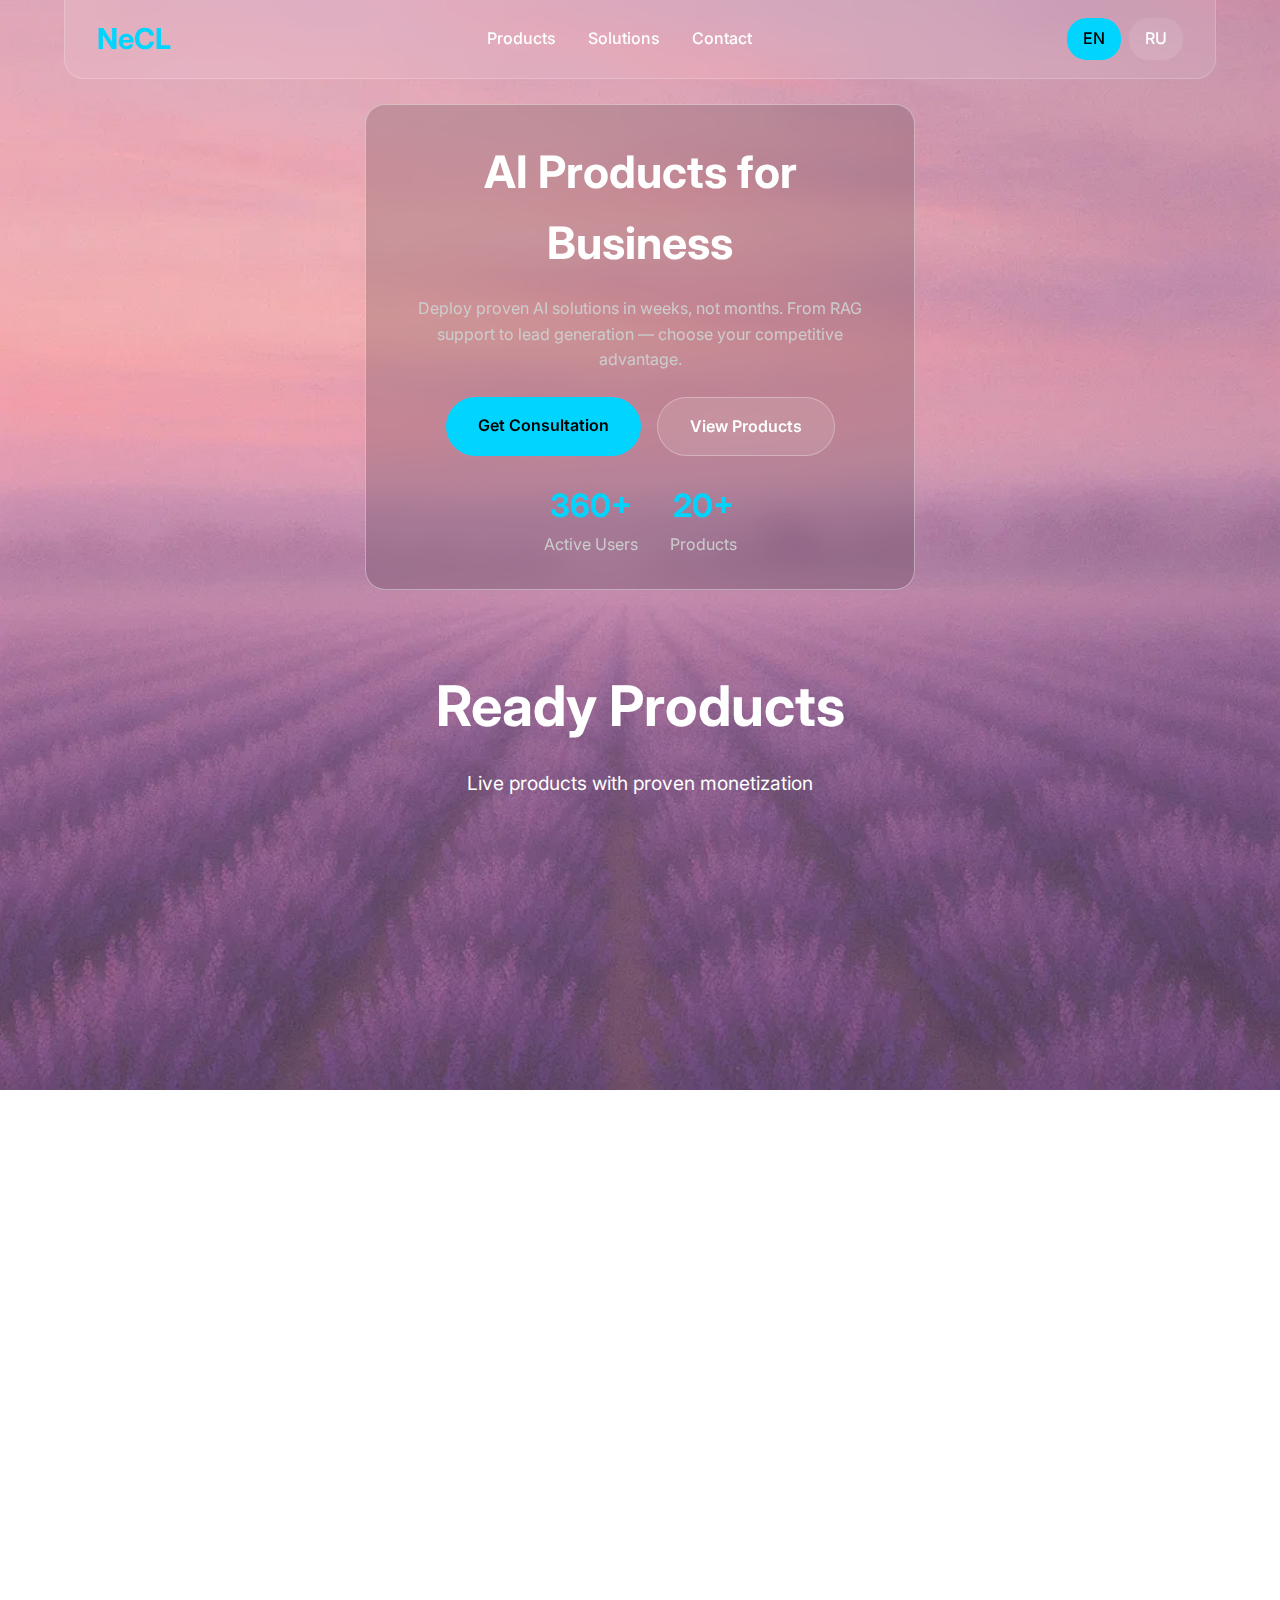
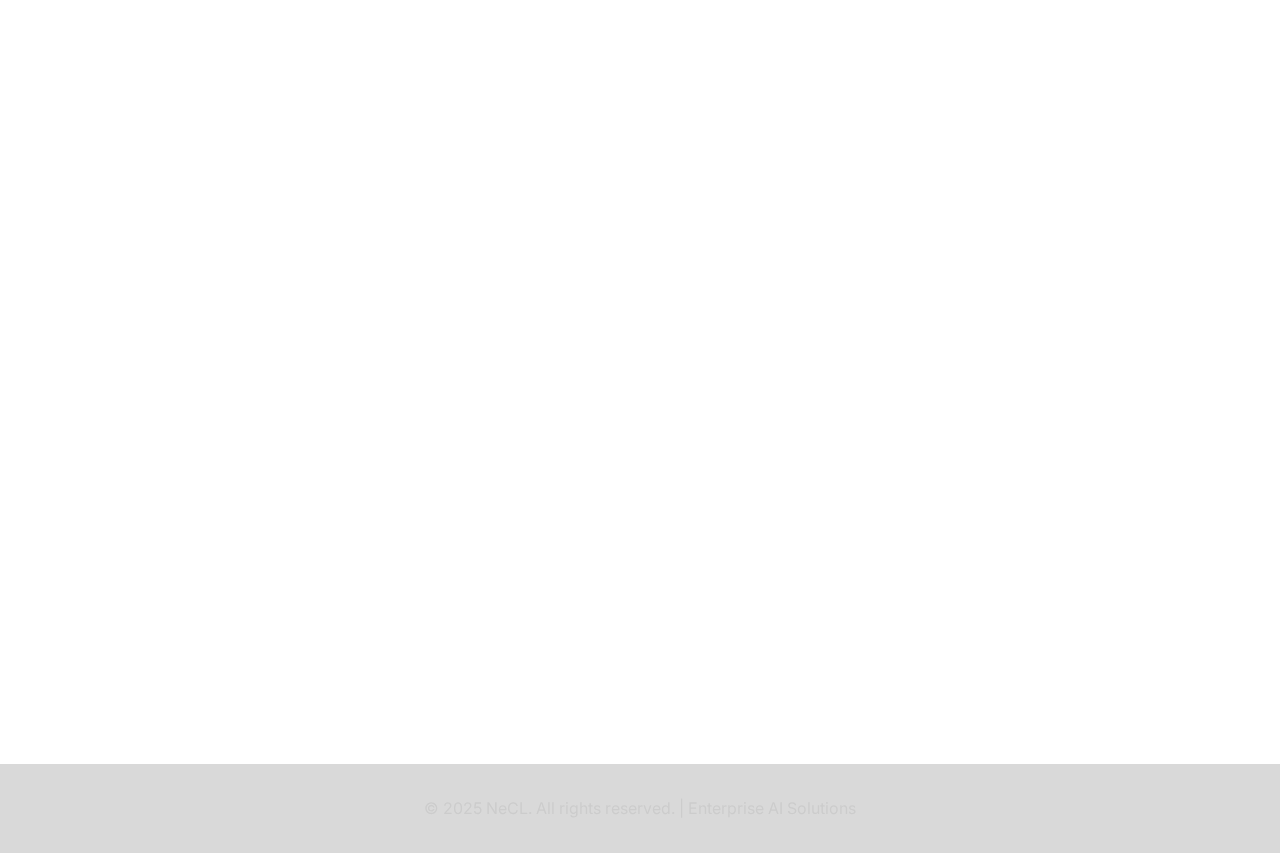
<file: index.html>
<!DOCTYPE html>
<html lang="en">
<head>
    <meta charset="UTF-8">
    <meta name="viewport" content="width=device-width, initial-scale=1.0">
    <title>NeCL | AI Products for Business</title>
    <link rel="icon" type="image/png" href="assets/images/favicon.png">
    <link href="https://fonts.googleapis.com/css2?family=Inter:wght@400;500;600;700&display=swap" rel="stylesheet">
    
    <style>
        * {
            margin: 0;
            padding: 0;
            box-sizing: border-box;
        }

        body {
            font-family: 'Inter', sans-serif;
            background: url('assets/images/lavanda_bg.png') center center/cover no-repeat fixed;
            color: #ffffff;
            line-height: 1.6;
            min-height: 100vh;
            margin: 0;
            padding: 0;
        }

        /* Unified font family for all elements */
        * {
            font-family: 'Inter', sans-serif;
            margin: 0;
            padding: 0;
            box-sizing: border-box;
        }

        html {
            margin: 0;
            padding: 0;
        }

        /* Animations and Dynamic Effects */
        @keyframes fadeInUp {
            from {
                opacity: 0;
                transform: translateY(30px);
            }
            to {
                opacity: 1;
                transform: translateY(0);
            }
        }

        @keyframes slideInFromBottom {
            from {
                opacity: 0;
                transform: translateY(50px);
            }
            to {
                opacity: 1;
                transform: translateY(0);
            }
        }

        @keyframes slideInFromLeft {
            from {
                opacity: 0;
                transform: translateX(-50px);
            }
            to {
                opacity: 1;
                transform: translateX(0);
            }
        }

        @keyframes slideInFromRight {
            from {
                opacity: 0;
                transform: translateX(50px);
            }
            to {
                opacity: 1;
                transform: translateX(0);
            }
        }

        @keyframes pulse {
            0%, 100% {
                transform: scale(1);
            }
            50% {
                transform: scale(1.05);
            }
        }

        @keyframes float {
            0%, 100% {
                transform: translateY(0px);
            }
            50% {
                transform: translateY(-10px);
            }
        }

        @keyframes glow {
            0%, 100% {
                box-shadow: 0 0 20px rgba(0, 212, 255, 0.3);
            }
            50% {
                box-shadow: 0 0 30px rgba(0, 212, 255, 0.6);
            }
        }

        @keyframes shimmer {
            0% { transform: translateX(-100%) translateY(-100%) rotate(45deg); }
            100% { transform: translateX(100%) translateY(100%) rotate(45deg); }
        }

        /* Navigation */
        .navbar {
            position: fixed;
            top: 0;
            left: 0;
            right: 0;
            padding: 1rem 2rem;
            background: rgba(255, 255, 255, 0.1);
            backdrop-filter: blur(15px);
            z-index: 1000;
            border: 1px solid rgba(255, 255, 255, 0.2);
            border-top: none;
            border-radius: 0 0 20px 20px;
            margin: 0 2rem;
            left: 2rem;
            right: 2rem;
            width: auto;
        }

        .nav-container {
            max-width: 1200px;
            margin: 0 auto;
            display: flex;
            justify-content: space-between;
            align-items: center;
        }

        .logo {
            font-size: 1.8rem;
            font-weight: 700;
            color: #00d4ff;
            text-decoration: none;
            display: inline-block;
            transition: opacity 0.3s ease;
        }

        .logo:hover {
            opacity: 0.8;
        }

        .nav-links {
            display: flex;
            gap: 2rem;
            list-style: none;
        }

        .nav-links a {
            color: #ffffff;
            text-decoration: none;
            font-weight: 500;
        }

        .nav-links a:hover {
            color: #00d4ff;
        }

        .lang-switch {
            display: flex;
            gap: 0.5rem;
        }

        .lang-switch a {
            padding: 0.5rem 1rem;
            background: rgba(255, 255, 255, 0.1);
            border-radius: 20px;
            text-decoration: none;
            color: #ffffff;
            font-weight: 500;
        }

        .lang-switch a.active {
            background: #00d4ff;
            color: #000;
        }

        /* Hero Section */
        .hero {
            min-height: 70vh;
            display: flex;
            align-items: center;
            justify-content: center;
            text-align: center;
            padding: 6rem 2rem 2rem 2rem;
            background: transparent;
            animation: fadeInUp 1s ease-out;
        }

        .hero-content {
            max-width: 550px;
            background: rgba(0, 0, 0, 0.15);
            padding: 2rem;
            border-radius: 20px;
            backdrop-filter: blur(12px);
            border: 1px solid rgba(255, 255, 255, 0.4);
            animation: slideInFromBottom 1.2s ease-out;
            transform: translateY(0);
        }

        .hero h1 {
            font-size: 2.8rem;
            font-weight: 700;
            margin-bottom: 1rem;
            color: #ffffff;
        }

        .hero .subtitle {
            font-size: 1rem;
            color: #cccccc;
            margin-bottom: 1.5rem;
        }

        .cta-buttons {
            display: flex;
            gap: 1rem;
            justify-content: center;
            flex-wrap: wrap;
            margin-bottom: 1.5rem;
        }

        .btn {
            padding: 1rem 2rem;
            border: none;
            border-radius: 50px;
            font-weight: 600;
            text-decoration: none;
            font-size: 1rem;
            transition: all 0.3s;
        }

        .btn-primary {
            background: #00d4ff;
            color: #000;
        }

        .btn-primary:hover {
            background: #00a8cc;
            transform: translateY(-2px);
        }

        .btn-secondary {
            background: rgba(255, 255, 255, 0.1);
            color: #ffffff;
            border: 1px solid rgba(255, 255, 255, 0.3);
        }

        .btn-secondary:hover {
            background: rgba(255, 255, 255, 0.2);
            transform: translateY(-2px);
        }

        .btn-whatsapp {
            background: #25D366;
            color: #ffffff;
            border: 1px solid #25D366;
        }

        .btn-whatsapp:hover {
            background: #128C7E;
            transform: translateY(-2px);
        }

        .btn-email {
            background: #EA4335;
            color: #ffffff;
            border: 1px solid #EA4335;
        }

        .btn-email:hover {
            background: #D33B2C;
            transform: translateY(-2px);
        }

        .hero-stats {
            display: flex;
            gap: 2rem;
            justify-content: center;
            flex-wrap: wrap;
            color: #cccccc;
        }

        .stat {
            text-align: center;
        }

        .stat-number {
            font-size: 2rem;
            font-weight: 700;
            color: #00d4ff;
            display: block;
        }

        /* Sections */
        .section {
            padding: 2rem 2rem;
            max-width: 1200px;
            margin: 0 auto;
        }

        .section-title {
            font-size: 3.5rem;
            text-align: center;
            margin-bottom: 1rem;
            font-weight: 700;
            color: #ffffff;
            text-shadow: none;
        }

        .section-subtitle {
            text-align: center;
            color: #ffffff;
            margin-bottom: 2rem;
            font-size: 1.2rem;
            text-shadow: none;
        }

        /* Product Cards */
        .products-grid {
            display: grid;
            grid-template-columns: repeat(auto-fit, minmax(350px, 1fr));
            gap: 2rem;
            margin-bottom: 2rem;
        }

        .product-card {
            background: rgba(0, 0, 0, 0.15);
            border-radius: 15px;
            padding: 2rem;
            backdrop-filter: blur(12px);
            border: 1px solid rgba(255, 255, 255, 0.4);
            transition: all 0.3s;
            cursor: pointer;
        }

        .product-card:hover {
            transform: translateY(-10px) scale(1.02);
            box-shadow: 0 15px 30px rgba(0, 212, 255, 0.2);
            border-color: #00d4ff;
        }

        .product-title {
            font-size: 1.4rem;
            font-weight: 600;
            margin-bottom: 0.5rem;
            color: #ffffff;
        }

        .product-subtitle {
            color: #00d4ff;
            margin-bottom: 1rem;
            font-weight: 500;
        }

        .product-features {
            list-style: none;
            margin-bottom: 1.5rem;
        }

        .product-features li {
            padding: 0.3rem 0;
            color: #cccccc;
            position: relative;
            padding-left: 1.5rem;
        }

        .product-features li::before {
            content: '✓';
            position: absolute;
            left: 0;
            color: #00ff88;
            font-weight: bold;
        }

        .product-price {
            font-size: 1.2rem;
            font-weight: 700;
            color: #00d4ff;
            margin-bottom: 1rem;
        }

        .product-status {
            display: inline-block;
            padding: 0.3rem 0.8rem;
            background: #00ff88;
            color: #000;
            border-radius: 15px;
            font-size: 0.9rem;
            font-weight: 600;
        }

        /* Business Solutions */
        .business-grid {
            display: grid;
            grid-template-columns: repeat(auto-fit, minmax(280px, 1fr));
            gap: 1.5rem;
        }

        .business-card {
            background: rgba(0, 0, 0, 0.15);
            border-radius: 15px;
            padding: 1.5rem;
            backdrop-filter: blur(12px);
            border: 1px solid rgba(255, 255, 255, 0.4);
            transition: all 0.3s;
        }

        .business-card .btn {
            padding: 0.7rem 1.5rem;
            font-size: 0.9rem;
            margin-top: 1rem;
        }

        .business-card h3 {
            color: #ffffff;
            margin-bottom: 0.5rem;
            font-size: 1.2rem;
        }

        .business-card p {
            color: #cccccc;
            margin-bottom: 1rem;
        }

        /* Contact */
        .contact {
            text-align: center;
            background: rgba(0, 0, 0, 0.15);
            border-radius: 20px;
            padding: 3rem;
            backdrop-filter: blur(12px);
            border: 1px solid rgba(255, 255, 255, 0.4);
        }

        .contact h2 {
            color: #ffffff;
            margin-bottom: 1rem;
        }

        .contact p {
            color: #cccccc;
            margin-bottom: 2rem;
        }

        /* Footer */
        .footer {
            text-align: center;
            padding: 2rem;
            color: #cccccc;
            background: rgba(0, 0, 0, 0.15);
            backdrop-filter: blur(8px);
        }

        /* Responsive */
        @media (max-width: 768px) {
            .hero h1 {
                font-size: 2.5rem;
            }
            
            .nav-links {
                display: none;
            }
            
            .hero-content {
                padding: 2rem;
            }
            
            .cta-buttons {
                flex-direction: column;
                align-items: center;
            }
            
            .section {
                padding: 3rem 1rem;
            }
        }
    </style>
</head>
<body>
    <!-- Navigation -->
    <nav class="navbar">
        <div class="nav-container">
            <a href="https://t.me/necl_company" class="logo" target="_blank">NeCL</a>
            <ul class="nav-links">
                <li><a href="#products">Products</a></li>
                <li><a href="#solutions">Solutions</a></li>
                <li><a href="#contact">Contact</a></li>
            </ul>
            <div class="lang-switch">
                <a href="#" class="active">EN</a>
                <a href="ru/">RU</a>
            </div>
        </div>
    </nav>

    <!-- Hero Section -->
    <section class="hero">
        <div class="hero-content">
            <h1>AI Products for Business</h1>
            <p class="subtitle">Deploy proven AI solutions in weeks, not months. From RAG support to lead generation — choose your competitive advantage.</p>
            
            <div class="cta-buttons">
                <a href="https://t.me/adjacent_ai" class="btn btn-primary">Get Consultation</a>
                <a href="#products" class="btn btn-secondary">View Products</a>
            </div>
            
            <div class="hero-stats">
                <div class="stat">
                    <span class="stat-number">1200+</span>
                    <span>Active Users</span>
                </div>
                <div class="stat">
                    <span class="stat-number">70+</span>
                    <span>Products</span>
                </div>
            </div>
        </div>
    </section>

    <!-- Ready Products -->
    <section id="products" class="section">
        <h2 class="section-title">Ready Products</h2>
        <p class="section-subtitle">Live products with proven monetization</p>
        
        <div class="products-grid">
            <div class="product-card featured" onclick="window.open('https://t.me/pickachuai_bot', '_blank')">
                <h3 class="product-title">Pickachu AI</h3>
                <p class="product-subtitle">Neural Photo Editor</p>
                <ul class="product-features">
                    <li>Voice commands & batch processing</li>
                    <li>Telegram + Web interface</li>
                    <li>White Label available</li>
                </ul>
                <div class="product-price">From $30/edit</div>
                <span class="product-status">Live & Earning</span>
            </div>
            
            <div class="product-card featured" onclick="window.open('https://t.me/ai_slowpoke_bot', '_blank')">
                <h3 class="product-title">Slowpoke Bot</h3>
                <p class="product-subtitle">Multi-AI Assistant</p>
                <ul class="product-features">
                    <li>Smart model routing (GPT + Gemini)</li>
                    <li>Crypto payments integrated</li>
                    <li>600+ active users</li>
                </ul>
                <div class="product-price">$7/200 requests</div>
                <span class="product-status">600+ Users</span>
            </div>
        </div>
    </section>

    <!-- Business Solutions -->
    <section id="solutions" class="section">
        <h2 class="section-title">Business Solutions</h2>
        <p class="section-subtitle">Custom AI implementations for enterprise</p>
        
        <div class="business-grid">
            <div class="business-card">
                <h3>AI Support</h3>
                <p>RAG-powered tech support. 80% load reduction.</p>
                <div class="product-price">From $1,000/mo</div>
            </div>
            
            <div class="business-card">
                <h3>Lead Finder</h3>
                <p>Telegram lead parser. Find clients while you sleep.</p>
                <div class="product-price">From $300/mo</div>
            </div>
            
            <div class="business-card">
                <h3>Booking Bot</h3>
                <p>24/7 booking system. Replace your admin.</p>
                <div class="product-price">From $500/mo</div>
            </div>
            
            <div class="business-card">
                <h3>Auto Posting</h3>
                <p>AI content + multi-platform posting.</p>
                <div class="product-price">From $600/mo</div>
            </div>
            
            <div class="business-card">
                <h3>News Monitor</h3>
                <p>AI-powered monitoring from any sources.</p>
                <div class="product-price">From $200/mo</div>
            </div>
            
            <div class="business-card">
                <h3>Turnkey Solutions</h3>
                <p>Custom AI solutions for your business</p>
                <ul style="list-style: none; padding: 0; margin: 1rem 0; color: #cccccc;">
                    <li style="margin-bottom: 0.5rem;">• Analysis & Design</li>
                    <li style="margin-bottom: 0.5rem;">• Development & Implementation</li>
                    <li style="margin-bottom: 0.5rem;">• Support & Scaling</li>
                </ul>
                <a href="https://t.me/adjacent_ai" class="btn btn-primary" style="display: inline-block; margin-top: 0.5rem;">Write Us</a>
            </div>
        </div>
    </section>

    <!-- Contact -->
    <section id="contact" class="section">
        <div class="contact">
            <h2>Ready to Deploy?</h2>
            <p>Get a free consultation and ROI calculation for your business</p>
            <div class="cta-buttons">
                <a href="https://t.me/adjacent_ai" class="btn btn-primary">Telegram</a>
                <a href="https://wa.me/qr/3QSWBEBFSUZ7J1" class="btn btn-whatsapp">WhatsApp</a>
                <a href="mailto:neclcompany@gmail.com" class="btn btn-email">Email</a>
            </div>
        </div>
    </section>

    <!-- Footer -->
    <footer class="footer">
        <p>&copy; 2025 NeCL. All rights reserved. | Enterprise AI Solutions</p>
    </footer>

    <script>
        // Smooth scrolling
        document.querySelectorAll('a[href^="#"]').forEach(anchor => {
            anchor.addEventListener('click', function (e) {
                e.preventDefault();
                const target = document.querySelector(this.getAttribute('href'));
                if (target) {
                    target.scrollIntoView({
                        behavior: 'smooth',
                        block: 'start'
                    });
                }
            });
        });

        // Intersection Observer for scroll animations
        const observerOptions = {
            threshold: 0.1,
            rootMargin: '0px 0px -50px 0px'
        };

        const observer = new IntersectionObserver((entries) => {
            entries.forEach(entry => {
                if (entry.isIntersecting) {
                    entry.target.style.opacity = '1';
                    entry.target.style.transform = 'translateY(0)';
                }
            });
        }, observerOptions);

        // Observe all sections and cards
        document.addEventListener('DOMContentLoaded', () => {
            const elementsToAnimate = document.querySelectorAll('.section, .product-card, .business-card');
            elementsToAnimate.forEach(el => {
                el.style.opacity = '0';
                el.style.transform = 'translateY(30px)';
                el.style.transition = 'opacity 0.8s ease, transform 0.8s ease';
                observer.observe(el);
            });

            // Dynamic stats counter
            const stats = document.querySelectorAll('.stat-number');
            stats.forEach(stat => {
                const finalNumber = stat.textContent;
                const isPlus = finalNumber.includes('+');
                const isDollar = finalNumber.includes('$');
                const number = parseInt(finalNumber.replace(/[^0-9]/g, ''));
                
                let current = 0;
                const increment = number / 50;
                const timer = setInterval(() => {
                    current += increment;
                    if (current >= number) {
                        current = number;
                        clearInterval(timer);
                    }
                    let displayNumber = Math.floor(current);
                    if (isDollar) displayNumber = '$' + displayNumber;
                    if (isPlus) displayNumber += '+';
                    stat.textContent = displayNumber;
                }, 50);
            });

            // Interactive particle effect on hover
            document.querySelectorAll('.product-card').forEach(card => {
                card.addEventListener('mouseenter', createParticles);
            });

            function createParticles(e) {
                const card = e.currentTarget;
                for (let i = 0; i < 5; i++) {
                    const particle = document.createElement('div');
                    particle.style.cssText = `
                        position: absolute;
                        width: 4px;
                        height: 4px;
                        background: #00d4ff;
                        border-radius: 50%;
                        pointer-events: none;
                        z-index: 1000;
                        animation: particle-float 2s ease-out forwards;
                    `;
                    
                    const rect = card.getBoundingClientRect();
                    particle.style.left = Math.random() * rect.width + 'px';
                    particle.style.top = Math.random() * rect.height + 'px';
                    
                    card.appendChild(particle);
                    
                    setTimeout(() => particle.remove(), 2000);
                }
            }

            // Add particle animation CSS
            const style = document.createElement('style');
            style.textContent = `
                @keyframes particle-float {
                    0% {
                        opacity: 1;
                        transform: translateY(0) scale(1);
                    }
                    100% {
                        opacity: 0;
                        transform: translateY(-100px) scale(0);
                    }
                }
            `;
            document.head.appendChild(style);
        });
    </script>
</body>
</html>
</file>
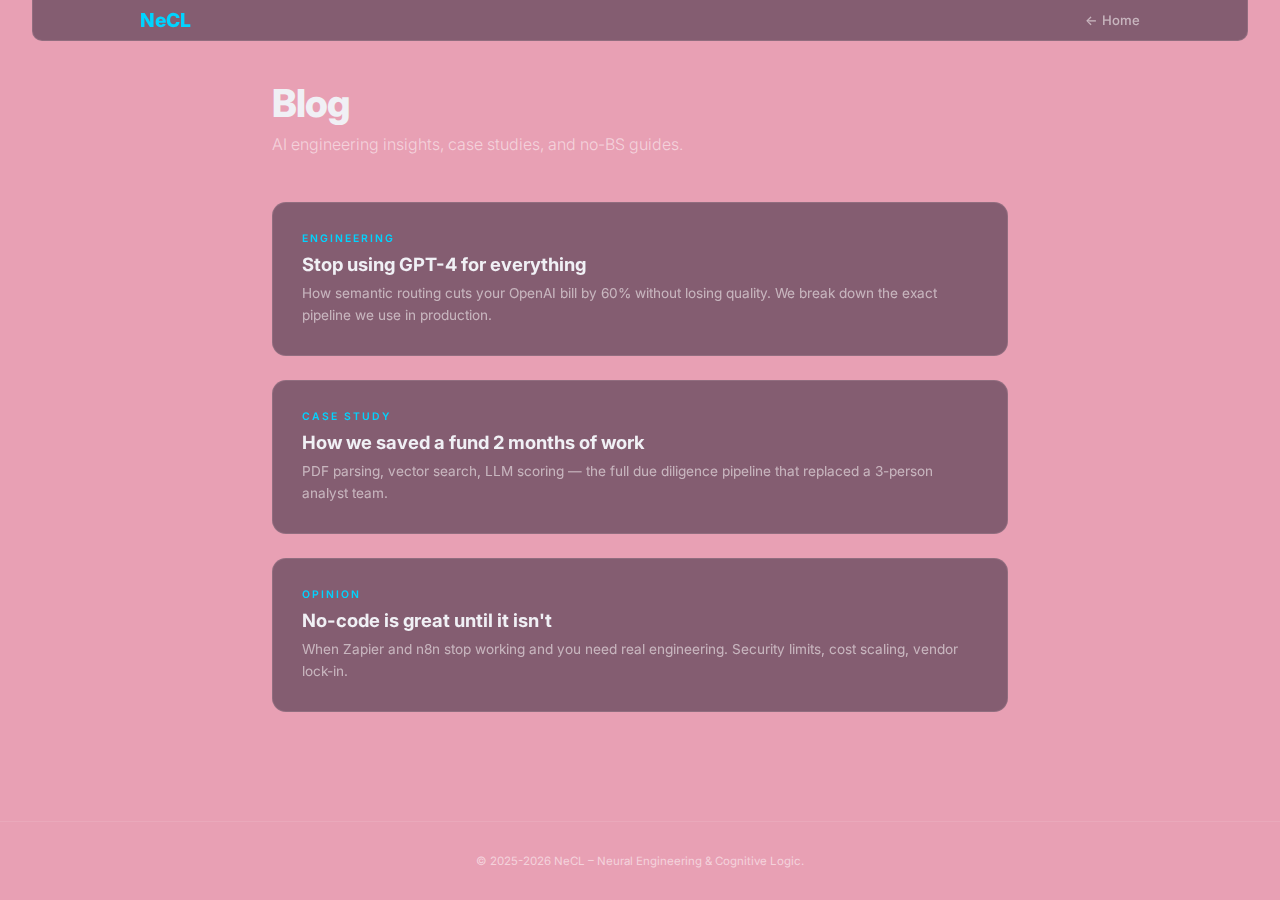
<file: blog/index.html>
<!DOCTYPE html>
<html lang="en">
<head>
    <meta charset="UTF-8">
    <meta name="viewport" content="width=device-width, initial-scale=1.0">
    <title>Blog | NeCL</title>
    <meta name="description" content="AI engineering insights, case studies, and practical guides from NeCL team.">
    <link rel="icon" type="image/png" href="../assets/images/favicon.png">
    <link href="https://fonts.googleapis.com/css2?family=Inter:wght@300;400;500;600;700;800&display=swap" rel="stylesheet">
    <style>
        *, *::before, *::after { margin: 0; padding: 0; box-sizing: border-box; }
        :root { --accent: #00d4ff; --text: #f0f0f5; --text-dim: rgba(255,255,255,0.55); --dark: rgba(10,10,30,0.45); --border: rgba(255,255,255,0.1); --r: 14px; }
        body { font-family: 'Inter', sans-serif; background: #e8a0b4; color: var(--text); min-height: 100vh; display: flex; flex-direction: column; -webkit-font-smoothing: antialiased; }
        .nav { position: fixed; top: 0; left: 2rem; right: 2rem; padding: 0.5rem 1.4rem; background: var(--dark); backdrop-filter: blur(20px); -webkit-backdrop-filter: blur(20px); z-index: 100; border: 1px solid var(--border); border-top: none; border-radius: 0 0 10px 10px; }
        .nav-inner { max-width: 1000px; margin: 0 auto; display: flex; justify-content: space-between; align-items: center; }
        .nav-logo { font-size: 1.2rem; font-weight: 800; color: var(--accent); text-decoration: none; }
        .nav-back { color: var(--text-dim); text-decoration: none; font-size: 0.82rem; font-weight: 500; }
        .nav-back:hover { color: var(--text); }
        main { flex: 1; max-width: 800px; margin: 0 auto; padding: 5rem 2rem 4rem; width: 100%; }
        h1 { font-size: 2.4rem; font-weight: 800; letter-spacing: -1px; margin-bottom: 0.5rem; }
        .subtitle { color: var(--text-dim); margin-bottom: 3rem; font-weight: 300; }
        .posts { display: flex; flex-direction: column; gap: 1.5rem; }
        .post { background: var(--dark); backdrop-filter: blur(14px); border: 1px solid var(--border); border-radius: var(--r); padding: 1.8rem; transition: all 0.25s; text-decoration: none; color: var(--text); display: block; }
        .post:hover { border-color: rgba(0,212,255,0.35); transform: translateY(-2px); box-shadow: 0 12px 36px rgba(0,0,0,0.2); }
        .post-tag { font-size: 0.65rem; text-transform: uppercase; letter-spacing: 2px; color: var(--accent); font-weight: 600; margin-bottom: 0.5rem; display: block; }
        .post-title { font-size: 1.15rem; font-weight: 700; margin-bottom: 0.5rem; }
        .post-desc { font-size: 0.85rem; color: var(--text-dim); line-height: 1.6; }
        .footer { text-align: center; padding: 2rem; font-size: 0.72rem; color: var(--text-dim); border-top: 1px solid var(--border); margin-top: auto; }
        @media (max-width: 768px) {
            .nav { left: 0.5rem; right: 0.5rem; }
            main { padding: 4rem 1.2rem 3rem; }
            h1 { font-size: 1.8rem; }
        }
    </style>
</head>
<body>
    <nav class="nav">
        <div class="nav-inner">
            <a href="/" class="nav-logo">NeCL</a>
            <a href="/" class="nav-back">&larr; Home</a>
        </div>
    </nav>

    <main>
        <h1>Blog</h1>
        <p class="subtitle">AI engineering insights, case studies, and no-BS guides.</p>

        <div class="posts">
            <a href="/blog/stop-using-gpt4-for-everything" class="post">
                <span class="post-tag">Engineering</span>
                <h2 class="post-title">Stop using GPT-4 for everything</h2>
                <p class="post-desc">How semantic routing cuts your OpenAI bill by 60% without losing quality. We break down the exact pipeline we use in production.</p>
            </a>

            <a href="/blog/fund-due-diligence-case" class="post">
                <span class="post-tag">Case Study</span>
                <h2 class="post-title">How we saved a fund 2 months of work</h2>
                <p class="post-desc">PDF parsing, vector search, LLM scoring — the full due diligence pipeline that replaced a 3-person analyst team.</p>
            </a>

            <a href="/blog/no-code-trap" class="post">
                <span class="post-tag">Opinion</span>
                <h2 class="post-title">No-code is great until it isn't</h2>
                <p class="post-desc">When Zapier and n8n stop working and you need real engineering. Security limits, cost scaling, vendor lock-in.</p>
            </a>
        </div>
    </main>

    <footer class="footer">
        <p>&copy; 2025-2026 NeCL – Neural Engineering &amp; Cognitive Logic.</p>
    </footer>
</body>
</html>
</file>
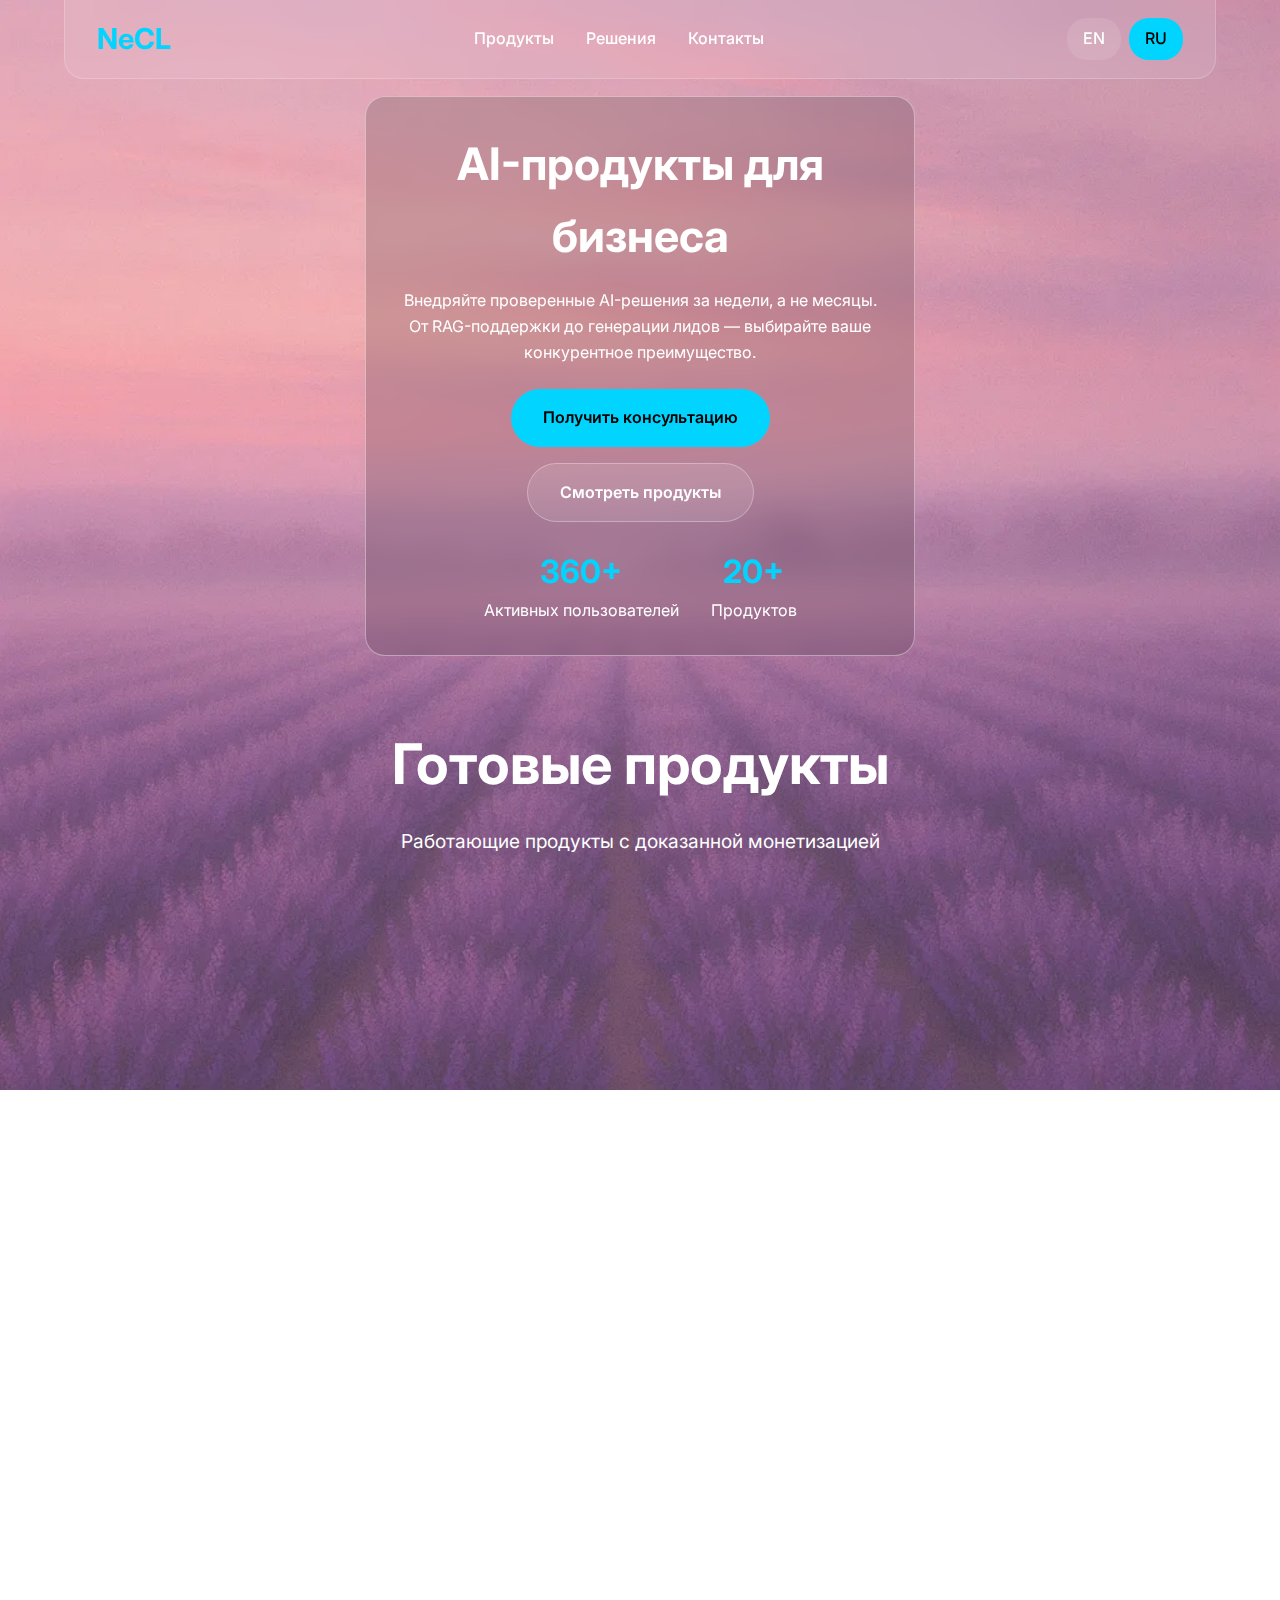
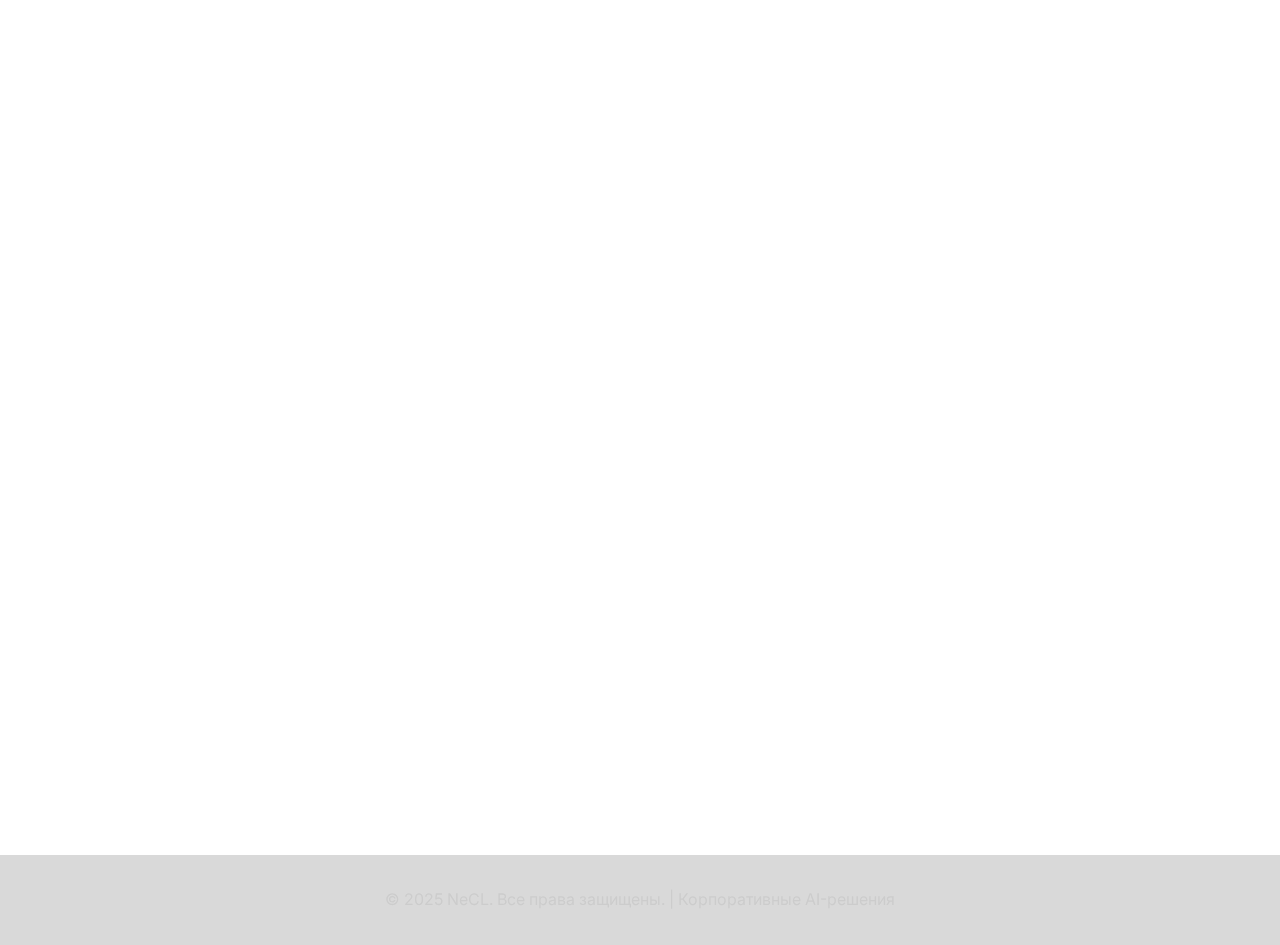
<file: ru/index.html>
<!DOCTYPE html>
<html lang="ru">
<head>
    <meta charset="UTF-8">
    <meta name="viewport" content="width=device-width, initial-scale=1.0">
    <title>NeCL | AI-продукты для бизнеса</title>
    <link rel="icon" type="image/png" href="../assets/images/favicon.png">
    <link href="https://fonts.googleapis.com/css2?family=Inter:wght@400;500;600;700&display=swap" rel="stylesheet">
    
    <style>
        * {
            margin: 0;
            padding: 0;
            box-sizing: border-box;
        }

        body {
            font-family: 'Inter', sans-serif;
            background: url('../assets/images/lavanda_bg.png') center center/cover no-repeat fixed;
            color: #ffffff;
            line-height: 1.6;
            min-height: 100vh;
            margin: 0;
            padding: 0;
        }

        /* Unified font family for all elements */
        * {
            font-family: 'Inter', sans-serif;
            margin: 0;
            padding: 0;
            box-sizing: border-box;
        }

        html {
            margin: 0;
            padding: 0;
        }

        /* Animations and Dynamic Effects */
        @keyframes fadeInUp {
            from {
                opacity: 0;
                transform: translateY(30px);
            }
            to {
                opacity: 1;
                transform: translateY(0);
            }
        }

        @keyframes slideInFromBottom {
            from {
                opacity: 0;
                transform: translateY(50px);
            }
            to {
                opacity: 1;
                transform: translateY(0);
            }
        }

        @keyframes slideInFromLeft {
            from {
                opacity: 0;
                transform: translateX(-50px);
            }
            to {
                opacity: 1;
                transform: translateX(0);
            }
        }

        @keyframes slideInFromRight {
            from {
                opacity: 0;
                transform: translateX(50px);
            }
            to {
                opacity: 1;
                transform: translateX(0);
            }
        }

        @keyframes pulse {
            0%, 100% {
                transform: scale(1);
            }
            50% {
                transform: scale(1.05);
            }
        }

        @keyframes float {
            0%, 100% {
                transform: translateY(0px);
            }
            50% {
                transform: translateY(-10px);
            }
        }

        @keyframes glow {
            0%, 100% {
                box-shadow: 0 0 20px rgba(0, 212, 255, 0.3);
            }
            50% {
                box-shadow: 0 0 30px rgba(0, 212, 255, 0.6);
            }
        }

        /* Navigation */
        /* Navigation */
        .navbar {
            position: fixed;
            top: 0;
            left: 0;
            right: 0;
            padding: 1rem 2rem;
            background: rgba(255, 255, 255, 0.1);
            backdrop-filter: blur(15px);
            z-index: 1000;
            animation: slideInFromTop 0.8s ease-out;
            border: 1px solid rgba(255, 255, 255, 0.2);
            border-top: none;
            border-radius: 0 0 20px 20px;
            margin: 0 2rem;
            left: 2rem;
            right: 2rem;
            width: auto;
        }

        @keyframes slideInFromTop {
            from {
                opacity: 0;
                transform: translateY(-50px);
            }
            to {
                opacity: 1;
                transform: translateY(0);
            }
        }

        .nav-container {
            max-width: 1200px;
            margin: 0 auto;
            display: flex;
            justify-content: space-between;
            align-items: center;
        }

        .logo {
            font-size: 1.8rem;
            font-weight: 700;
            color: #00d4ff;
            text-decoration: none;
            display: inline-block;
            transition: opacity 0.3s ease;
        }

        .logo:hover {
            opacity: 0.8;
        }

        .nav-links {
            display: flex;
            gap: 2rem;
            list-style: none;
        }

        .nav-links a {
            color: #ffffff;
            text-decoration: none;
            font-weight: 500;
            transition: all 0.3s ease;
            position: relative;
        }

        .nav-links a:hover {
            color: #00d4ff;
            transform: translateY(-2px);
        }

        .nav-links a::after {
            content: '';
            position: absolute;
            bottom: -5px;
            left: 0;
            width: 0;
            height: 2px;
            background: #00d4ff;
            transition: width 0.3s ease;
        }

        .nav-links a:hover::after {
            width: 100%;
        }

        .lang-switch {
            display: flex;
            gap: 0.5rem;
        }

        .lang-switch a {
            padding: 0.5rem 1rem;
            background: rgba(255, 255, 255, 0.1);
            border-radius: 20px;
            text-decoration: none;
            color: #ffffff;
            font-weight: 500;
        }

        .lang-switch a.active {
            background: #00d4ff;
            color: #000;
        }

        /* Hero Section */
        .hero {
            min-height: 70vh;
            display: flex;
            align-items: center;
            justify-content: center;
            text-align: center;
            padding: 6rem 2rem 2rem 2rem;
            background: transparent;
            animation: fadeInUp 1s ease-out;
        }

        .hero-content {
            max-width: 550px;
            background: rgba(0, 0, 0, 0.15);
            padding: 2rem;
            border-radius: 20px;
            backdrop-filter: blur(12px);
            border: 1px solid rgba(255, 255, 255, 0.4);
            animation: slideInFromBottom 1.2s ease-out;
            transform: translateY(0);
        }

        .hero h1 {
            font-size: 2.8rem;
            font-weight: 700;
            margin-bottom: 1rem;
            color: #ffffff;
            animation: slideInFromLeft 1.5s ease-out 0.3s both;
        }

        .hero .subtitle {
            font-size: 1rem;
            color: #ffffff;
            margin-bottom: 1.5rem;
            animation: slideInFromRight 1.5s ease-out 0.6s both;
        }

        .cta-buttons {
            display: flex;
            gap: 1rem;
            justify-content: center;
            flex-wrap: wrap;
            margin-bottom: 1.5rem;
            animation: fadeInUp 1.5s ease-out 0.9s both;
        }

        .btn {
            padding: 1rem 2rem;
            border: none;
            border-radius: 50px;
            font-weight: 600;
            text-decoration: none;
            font-size: 1rem;
            transition: all 0.3s ease;
            position: relative;
            overflow: hidden;
        }

        .btn::before {
            content: '';
            position: absolute;
            top: 0;
            left: -100%;
            width: 100%;
            height: 100%;
            background: linear-gradient(90deg, transparent, rgba(255,255,255,0.2), transparent);
            transition: left 0.5s;
        }

        .btn:hover::before {
            left: 100%;
        }

        .btn-primary {
            background: #00d4ff;
            color: #000;
            animation: pulse 2s ease-in-out infinite;
        }

        .btn-primary:hover {
            background: #00a8cc;
            transform: translateY(-3px) scale(1.05);
            box-shadow: 0 10px 25px rgba(0, 212, 255, 0.4);
        }

        .btn-secondary {
            background: rgba(255, 255, 255, 0.1);
            color: #ffffff;
            border: 1px solid rgba(255, 255, 255, 0.3);
        }

        .btn-secondary:hover {
            background: rgba(255, 255, 255, 0.2);
            transform: translateY(-2px);
        }

        .btn-whatsapp {
            background: #25D366;
            color: #ffffff;
            border: 1px solid #25D366;
        }

        .btn-whatsapp:hover {
            background: #128C7E;
            transform: translateY(-2px);
        }

        .btn-email {
            background: #EA4335;
            color: #ffffff;
            border: 1px solid #EA4335;
        }

        .btn-email:hover {
            background: #D33B2C;
            transform: translateY(-2px);
        }

        .hero-stats {
            display: flex;
            gap: 2rem;
            justify-content: center;
            flex-wrap: wrap;
            color: #ffffff;
        }

        .stat {
            text-align: center;
        }

        .stat-number {
            font-size: 2rem;
            font-weight: 700;
            color: #00d4ff;
            display: block;
        }

        /* Sections */
        .section {
            padding: 2rem 2rem;
            max-width: 1200px;
            margin: 0 auto;
            animation: fadeInUp 1s ease-out;
        }

        .section-title {
            font-size: 3.5rem;
            text-align: center;
            margin-bottom: 1rem;
            font-weight: 700;
            color: #ffffff;
            text-shadow: none;
            animation: slideInFromBottom 1s ease-out;
        }

        .section-subtitle {
            text-align: center;
            color: #ffffff;
            margin-bottom: 2rem;
            font-size: 1.2rem;
            text-shadow: none;
            animation: slideInFromBottom 1s ease-out 0.2s both;
        }

        /* Product Cards */
        .products-grid {
            display: grid;
            grid-template-columns: repeat(auto-fit, minmax(350px, 1fr));
            gap: 2rem;
            margin-bottom: 2rem;
        }

        .product-card {
            background: rgba(0, 0, 0, 0.15);
            border-radius: 15px;
            padding: 2rem;
            backdrop-filter: blur(12px);
            border: 1px solid rgba(255, 255, 255, 0.4);
            transition: all 0.5s ease;
            cursor: pointer;
            animation: slideInFromBottom 1s ease-out;
            position: relative;
            overflow: hidden;
        }

        .product-card::before {
            content: '';
            position: absolute;
            top: -50%;
            left: -50%;
            width: 200%;
            height: 200%;
            background: linear-gradient(45deg, transparent, rgba(0, 212, 255, 0.1), transparent);
            transform: rotate(45deg);
            transition: all 0.5s ease;
            opacity: 0;
        }

        .product-card:hover::before {
            opacity: 1;
            animation: shimmer 1.5s ease-in-out;
        }

        @keyframes shimmer {
            0% { transform: translateX(-100%) translateY(-100%) rotate(45deg); }
            100% { transform: translateX(100%) translateY(100%) rotate(45deg); }
        }

        .product-card:hover {
            transform: translateY(-10px) scale(1.02);
            box-shadow: 0 15px 30px rgba(0, 212, 255, 0.2);
            border-color: #00d4ff;
        }

        .product-card:nth-child(1) { animation-delay: 0.2s; }
        .product-card:nth-child(2) { animation-delay: 0.4s; }

        .product-title {
            font-size: 1.4rem;
            font-weight: 600;
            margin-bottom: 0.5rem;
            color: #ffffff;
        }

        .product-subtitle {
            color: #00d4ff;
            margin-bottom: 1rem;
            font-weight: 500;
        }

        .product-features {
            list-style: none;
            margin-bottom: 1.5rem;
        }

        .product-features li {
            padding: 0.3rem 0;
            color: #cccccc;
            position: relative;
            padding-left: 1.5rem;
        }

        .product-features li::before {
            content: '✓';
            position: absolute;
            left: 0;
            color: #00ff88;
            font-weight: bold;
        }

        .product-price {
            font-size: 1.2rem;
            font-weight: 700;
            color: #00d4ff;
            margin-bottom: 1rem;
        }

        .product-status {
            display: inline-block;
            padding: 0.3rem 0.8rem;
            background: #00ff88;
            color: #000;
            border-radius: 15px;
            font-size: 0.9rem;
            font-weight: 600;
        }

        /* Business Solutions */
        .business-grid {
            display: grid;
            grid-template-columns: repeat(auto-fit, minmax(280px, 1fr));
            gap: 1.5rem;
        }

        .business-card {
            background: rgba(0, 0, 0, 0.15);
            border-radius: 15px;
            padding: 1.5rem;
            backdrop-filter: blur(12px);
            border: 1px solid rgba(255, 255, 255, 0.4);
            transition: all 0.3s;
        }

        .business-card .btn {
            padding: 0.7rem 1.5rem;
            font-size: 0.9rem;
            margin-top: 1rem;
        }

        .business-card h3 {
            color: #ffffff;
            margin-bottom: 0.5rem;
            font-size: 1.2rem;
        }

        .business-card p {
            color: #cccccc;
            margin-bottom: 1rem;
        }

        /* Contact */
        .contact {
            text-align: center;
            background: rgba(0, 0, 0, 0.15);
            border-radius: 20px;
            padding: 3rem;
            backdrop-filter: blur(12px);
            border: 1px solid rgba(255, 255, 255, 0.4);
        }

        .contact h2 {
            color: #ffffff;
            margin-bottom: 1rem;
        }

        .contact p {
            color: #ffffff;
            margin-bottom: 2rem;
        }

        /* Footer */
        .footer {
            text-align: center;
            padding: 2rem;
            color: #cccccc;
            background: rgba(0, 0, 0, 0.15);
            backdrop-filter: blur(8px);
        }

        /* Responsive */
        @media (max-width: 768px) {
            .hero h1 {
                font-size: 2.5rem;
            }
            
            .nav-links {
                display: none;
            }
            
            .hero-content {
                padding: 2rem;
            }
            
            .cta-buttons {
                flex-direction: column;
                align-items: center;
            }
            
            .section {
                padding: 3rem 1rem;
            }
        }
    </style>
</head>
<body>
    <!-- Navigation -->
    <nav class="navbar">
        <div class="nav-container">
            <a href="https://t.me/necl_company" class="logo" target="_blank">NeCL</a>
            <ul class="nav-links">
                <li><a href="#products">Продукты</a></li>
                <li><a href="#solutions">Решения</a></li>
                <li><a href="#contact">Контакты</a></li>
            </ul>
            <div class="lang-switch">
                <a href="../">EN</a>
                <a href="#" class="active">RU</a>
            </div>
        </div>
    </nav>

    <!-- Hero Section -->
    <section class="hero">
        <div class="hero-content">
            <h1>AI-продукты для бизнеса</h1>
            <p class="subtitle">Внедряйте проверенные AI-решения за недели, а не месяцы. От RAG-поддержки до генерации лидов — выбирайте ваше конкурентное преимущество.</p>
            
            <div class="cta-buttons">
                <a href="https://t.me/adjacent_ai" class="btn btn-primary">Получить консультацию</a>
                <a href="#products" class="btn btn-secondary">Смотреть продукты</a>
            </div>
            
            <div class="hero-stats">
                <div class="stat">
                    <span class="stat-number">1200+</span>
                    <span>Активных пользователей</span>
                </div>
                <div class="stat">
                    <span class="stat-number">70+</span>
                    <span>Продуктов</span>
                </div>
            </div>
        </div>
    </section>

    <!-- Ready Products -->
    <section id="products" class="section">
        <h2 class="section-title">Готовые продукты</h2>
        <p class="section-subtitle">Работающие продукты с доказанной монетизацией</p>
        
        <div class="products-grid">
            <div class="product-card featured" onclick="window.open('https://t.me/pickachuai_bot', '_blank')">
                <h3 class="product-title">Pickachu AI</h3>
                <p class="product-subtitle">Нейроредактор фото</p>
                <ul class="product-features">
                    <li>Голосовые команды и пакетная обработка</li>
                    <li>Интерфейс Telegram + Web</li>
                    <li>White Label доступен</li>
                </ul>
                <div class="product-price">От $0.30/правка</div>
                <span class="product-status">Работает и приносит доход</span>
            </div>
            
            <div class="product-card featured" onclick="window.open('https://t.me/ai_slowpoke_bot', '_blank')">
                <h3 class="product-title">Slowpoke Bot</h3>
                <p class="product-subtitle">Мульти-AI ассистент</p>
                <ul class="product-features">
                    <li>Умный выбор модели (GPT + Gemini)</li>
                    <li>Интегрированы крипто-платежи</li>
                    <li>600+ активных пользователей</li>
                </ul>
                <div class="product-price">$7/200 запросов</div>
                <span class="product-status">600+ пользователей</span>
            </div>
        </div>
    </section>

    <!-- Business Solutions -->
    <section id="solutions" class="section">
        <h2 class="section-title">Решения для бизнеса</h2>
        <p class="section-subtitle">Кастомные AI-внедрения для предприятий</p>
        
        <div class="business-grid">
            <div class="business-card">
                <h3>AI Поддержка</h3>
                <p>RAG-техподдержка. Снижение нагрузки на 80%.</p>
                <div class="product-price">От 80,000₽/мес</div>
            </div>
            
            <div class="business-card">
                <h3>Поиск Клиентов</h3>
                <p>Парсер лидов из Telegram. Находим клиентов пока вы спите.</p>
                <div class="product-price">От 2,500₽/мес</div>
            </div>
            
            <div class="business-card">
                <h3>Бот Записи</h3>
                <p>Система записи 24/7. Заменяет администратора.</p>
                <div class="product-price">От 2,000₽/мес</div>
            </div>
            
            <div class="business-card">
                <h3>Автопостинг</h3>
                <p>AI-генерация + мульти-платформенный постинг.</p>
                <div class="product-price">От 5,000₽/мес</div>
            </div>
            
            <div class="business-card">
                <h3>Мониторинг Новостей</h3>
                <p>AI-мониторинг новостей из любых источников.</p>
                <div class="product-price">От 5,000₽/мес</div>
            </div>
            
            <div class="business-card">
                <h3>Под ключ</h3>
                <p>Индивидуальные AI-решения для вашего бизнеса</p>
                <ul style="list-style: none; padding: 0; margin: 1rem 0; color: #cccccc;">
                    <li style="margin-bottom: 0.5rem;">• Анализ и проектирование</li>
                    <li style="margin-bottom: 0.5rem;">• Разработка и внедрение</li>
                    <li style="margin-bottom: 0.5rem;">• Поддержка и масштабирование</li>
                </ul>
                <a href="https://t.me/adjacent_ai" class="btn btn-primary" style="display: inline-block; margin-top: 0.5rem;">Написать</a>
            </div>
        </div>
    </section>

    <!-- Contact -->
    <section id="contact" class="section">
        <div class="contact">
            <h2>Готовы к внедрению?</h2>
            <p>Получите бесплатную консультацию и расчет ROI для вашего бизнеса</p>
            <div class="cta-buttons">
                <a href="https://t.me/adjacent_ai" class="btn btn-primary">Telegram</a>
                <a href="https://wa.me/qr/3QSWBEBFSUZ7J1" class="btn btn-whatsapp">WhatsApp</a>
                <a href="mailto:neclcompany@gmail.com" class="btn btn-email">Email</a>
            </div>
        </div>
    </section>

    <!-- Footer -->
    <footer class="footer">
        <p>&copy; 2025 NeCL. Все права защищены. | Корпоративные AI-решения</p>
    </footer>

    <script>
        // Smooth scrolling
        document.querySelectorAll('a[href^="#"]').forEach(anchor => {
            anchor.addEventListener('click', function (e) {
                e.preventDefault();
                const target = document.querySelector(this.getAttribute('href'));
                if (target) {
                    target.scrollIntoView({
                        behavior: 'smooth',
                        block: 'start'
                    });
                }
            });
        });

        // Intersection Observer for scroll animations
        const observerOptions = {
            threshold: 0.1,
            rootMargin: '0px 0px -50px 0px'
        };

        const observer = new IntersectionObserver((entries) => {
            entries.forEach(entry => {
                if (entry.isIntersecting) {
                    entry.target.style.opacity = '1';
                    entry.target.style.transform = 'translateY(0)';
                }
            });
        }, observerOptions);

        // Observe all sections and cards
        document.addEventListener('DOMContentLoaded', () => {
            const elementsToAnimate = document.querySelectorAll('.section, .product-card, .business-card');
            elementsToAnimate.forEach(el => {
                el.style.opacity = '0';
                el.style.transform = 'translateY(30px)';
                el.style.transition = 'opacity 0.8s ease, transform 0.8s ease';
                observer.observe(el);
            });

            // Dynamic stats counter
            const stats = document.querySelectorAll('.stat-number');
            stats.forEach(stat => {
                const finalNumber = stat.textContent;
                const isPlus = finalNumber.includes('+');
                const isDollar = finalNumber.includes('$');
                const number = parseInt(finalNumber.replace(/[^0-9]/g, ''));
                
                let current = 0;
                const increment = number / 50;
                const timer = setInterval(() => {
                    current += increment;
                    if (current >= number) {
                        current = number;
                        clearInterval(timer);
                    }
                    let displayNumber = Math.floor(current);
                    if (isDollar) displayNumber = '$' + displayNumber;
                    if (isPlus) displayNumber += '+';
                    stat.textContent = displayNumber;
                }, 50);
            });

            // Interactive particle effect on hover
            document.querySelectorAll('.product-card').forEach(card => {
                card.addEventListener('mouseenter', createParticles);
            });

            function createParticles(e) {
                const card = e.currentTarget;
                for (let i = 0; i < 5; i++) {
                    const particle = document.createElement('div');
                    particle.style.cssText = `
                        position: absolute;
                        width: 4px;
                        height: 4px;
                        background: #00d4ff;
                        border-radius: 50%;
                        pointer-events: none;
                        z-index: 1000;
                        animation: particle-float 2s ease-out forwards;
                    `;
                    
                    const rect = card.getBoundingClientRect();
                    particle.style.left = Math.random() * rect.width + 'px';
                    particle.style.top = Math.random() * rect.height + 'px';
                    
                    card.appendChild(particle);
                    
                    setTimeout(() => particle.remove(), 2000);
                }
            }

            // Add particle animation CSS
            const style = document.createElement('style');
            style.textContent = `
                @keyframes particle-float {
                    0% {
                        opacity: 1;
                        transform: translateY(0) scale(1);
                    }
                    100% {
                        opacity: 0;
                        transform: translateY(-100px) scale(0);
                    }
                }
            `;
            document.head.appendChild(style);
        });
    </script>
</body>
</html>
</file>
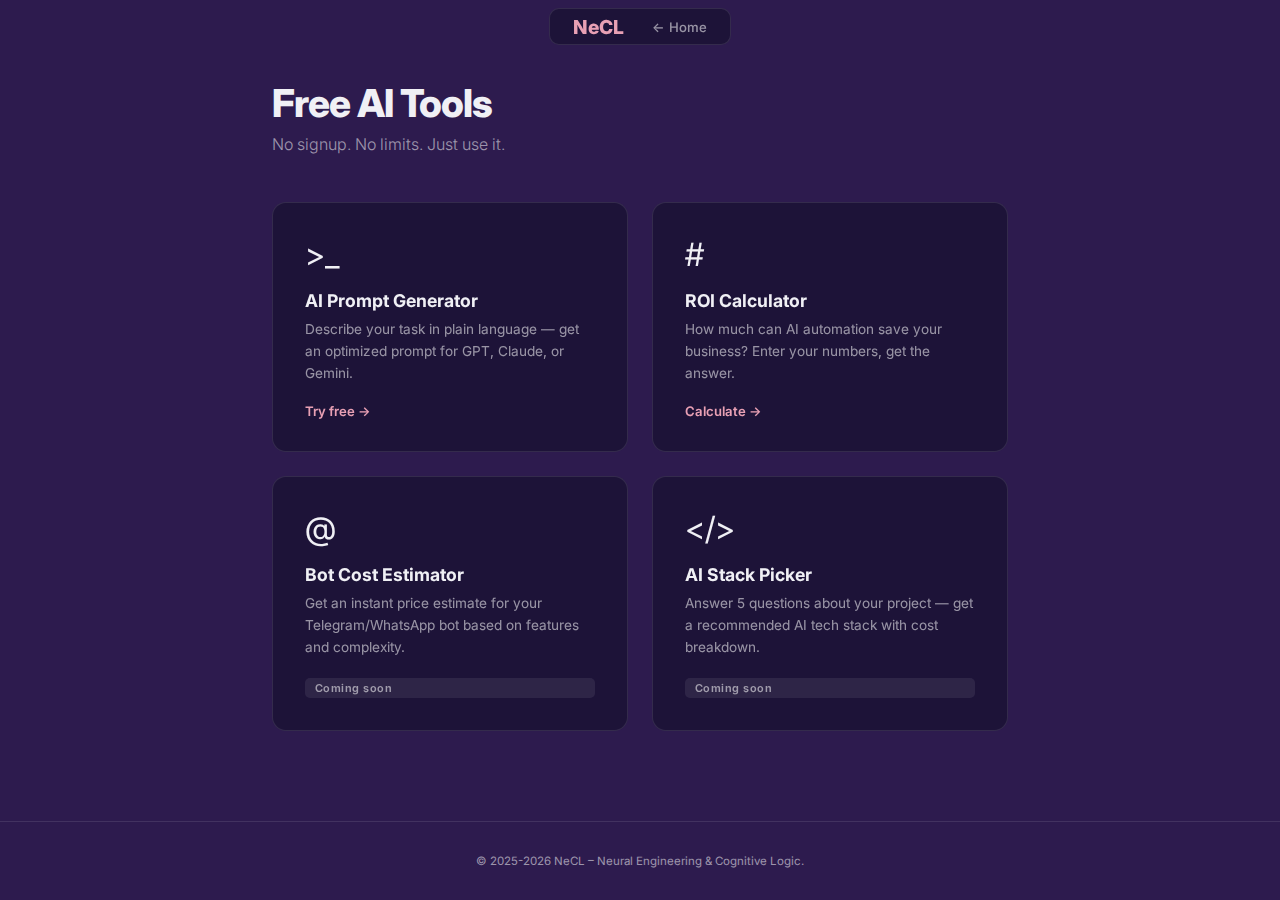
<file: tools/index.html>
<!DOCTYPE html>
<html lang="en">
<head>
    <meta charset="UTF-8">
    <meta name="viewport" content="width=device-width, initial-scale=1.0">
    <title>Free AI Tools | NeCL</title>
    <meta name="description" content="Free AI tools: prompt generator, ROI calculator, and more. No signup required.">
    <link rel="icon" type="image/png" href="../assets/images/favicon.png">
    <link href="https://fonts.googleapis.com/css2?family=Inter:wght@300;400;500;600;700;800&display=swap" rel="stylesheet">
    <style>
        *, *::before, *::after { margin: 0; padding: 0; box-sizing: border-box; }
        :root { --accent: #e8a0b4; --text: #f0f0f5; --text-dim: rgba(255,255,255,0.55); --dark: rgba(10,10,30,0.45); --border: rgba(255,255,255,0.1); --r: 14px; }
        body { font-family: 'Inter', sans-serif; background: #2d1b4e; color: var(--text); min-height: 100vh; display: flex; flex-direction: column; -webkit-font-smoothing: antialiased; }
        .nav { position: fixed; top: 0; left: 0; right: 0; z-index: 100; display: flex; justify-content: center; padding-top: 0.5rem; pointer-events: none; }
        .nav-inner { display: flex; align-items: center; gap: 1.8rem; padding: 0.35rem 1.4rem; background: rgba(10,10,30,0.45); backdrop-filter: blur(20px); -webkit-backdrop-filter: blur(20px); border: 1px solid rgba(255,255,255,0.1); border-radius: 10px; pointer-events: auto; }
        .nav-logo { font-size: 1.2rem; font-weight: 800; color: var(--accent); text-decoration: none; }
        .nav-back { color: var(--text-dim); text-decoration: none; font-size: 0.82rem; font-weight: 500; }
        .nav-back:hover { color: var(--text); }
        main { flex: 1; max-width: 800px; margin: 0 auto; padding: 5rem 2rem 4rem; width: 100%; }
        h1 { font-size: 2.4rem; font-weight: 800; letter-spacing: -1px; margin-bottom: 0.5rem; }
        .subtitle { color: var(--text-dim); margin-bottom: 3rem; font-weight: 300; }
        .tools-grid { display: grid; grid-template-columns: repeat(2, 1fr); gap: 1.5rem; }
        .tool { background: var(--dark); backdrop-filter: blur(14px); border: 1px solid var(--border); border-radius: var(--r); padding: 2rem; transition: all 0.25s; text-decoration: none; color: var(--text); display: flex; flex-direction: column; }
        .tool:hover { border-color: rgba(0,212,255,0.35); transform: translateY(-2px); box-shadow: 0 12px 36px rgba(0,0,0,0.2); }
        .tool-icon { font-size: 2rem; margin-bottom: 1rem; }
        .tool-name { font-size: 1.1rem; font-weight: 700; margin-bottom: 0.5rem; }
        .tool-desc { font-size: 0.85rem; color: var(--text-dim); line-height: 1.6; margin-bottom: 1.2rem; }
        .tool-cta { font-size: 0.82rem; color: var(--accent); font-weight: 600; margin-top: auto; }
        .badge-soon { display: inline-block; padding: 0.2rem 0.6rem; background: rgba(255,255,255,0.08); color: var(--text-dim); border-radius: 5px; font-size: 0.68rem; font-weight: 600; letter-spacing: 0.5px; margin-top: auto; }
        .footer { text-align: center; padding: 2rem; font-size: 0.72rem; color: var(--text-dim); border-top: 1px solid var(--border); margin-top: auto; }
        @media (max-width: 768px) {

            main { padding: 4rem 1.2rem 3rem; }
            h1 { font-size: 1.8rem; }
            .tools-grid { grid-template-columns: 1fr; }
        }
    </style>
</head>
<body>
    <nav class="nav">
        <div class="nav-inner">
            <a href="../" class="nav-logo">NeCL</a>
            <a href="../" class="nav-back">&larr; Home</a>
        </div>
    </nav>

    <main>
        <h1>Free AI Tools</h1>
        <p class="subtitle">No signup. No limits. Just use it.</p>

        <div class="tools-grid">
            <a href="/tools/prompt-generator" class="tool">
                <span class="tool-icon">&gt;_</span>
                <h2 class="tool-name">AI Prompt Generator</h2>
                <p class="tool-desc">Describe your task in plain language — get an optimized prompt for GPT, Claude, or Gemini.</p>
                <span class="tool-cta">Try free &rarr;</span>
            </a>

            <a href="/tools/roi-calculator" class="tool">
                <span class="tool-icon">#</span>
                <h2 class="tool-name">ROI Calculator</h2>
                <p class="tool-desc">How much can AI automation save your business? Enter your numbers, get the answer.</p>
                <span class="tool-cta">Calculate &rarr;</span>
            </a>

            <div class="tool" style="cursor: default;">
                <span class="tool-icon">@</span>
                <h2 class="tool-name">Bot Cost Estimator</h2>
                <p class="tool-desc">Get an instant price estimate for your Telegram/WhatsApp bot based on features and complexity.</p>
                <span class="badge-soon">Coming soon</span>
            </div>

            <div class="tool" style="cursor: default;">
                <span class="tool-icon">&lt;/&gt;</span>
                <h2 class="tool-name">AI Stack Picker</h2>
                <p class="tool-desc">Answer 5 questions about your project — get a recommended AI tech stack with cost breakdown.</p>
                <span class="badge-soon">Coming soon</span>
            </div>
        </div>
    </main>

    <footer class="footer">
        <p>&copy; 2025-2026 NeCL – Neural Engineering &amp; Cognitive Logic.</p>
    </footer>
</body>
</html>
</file>
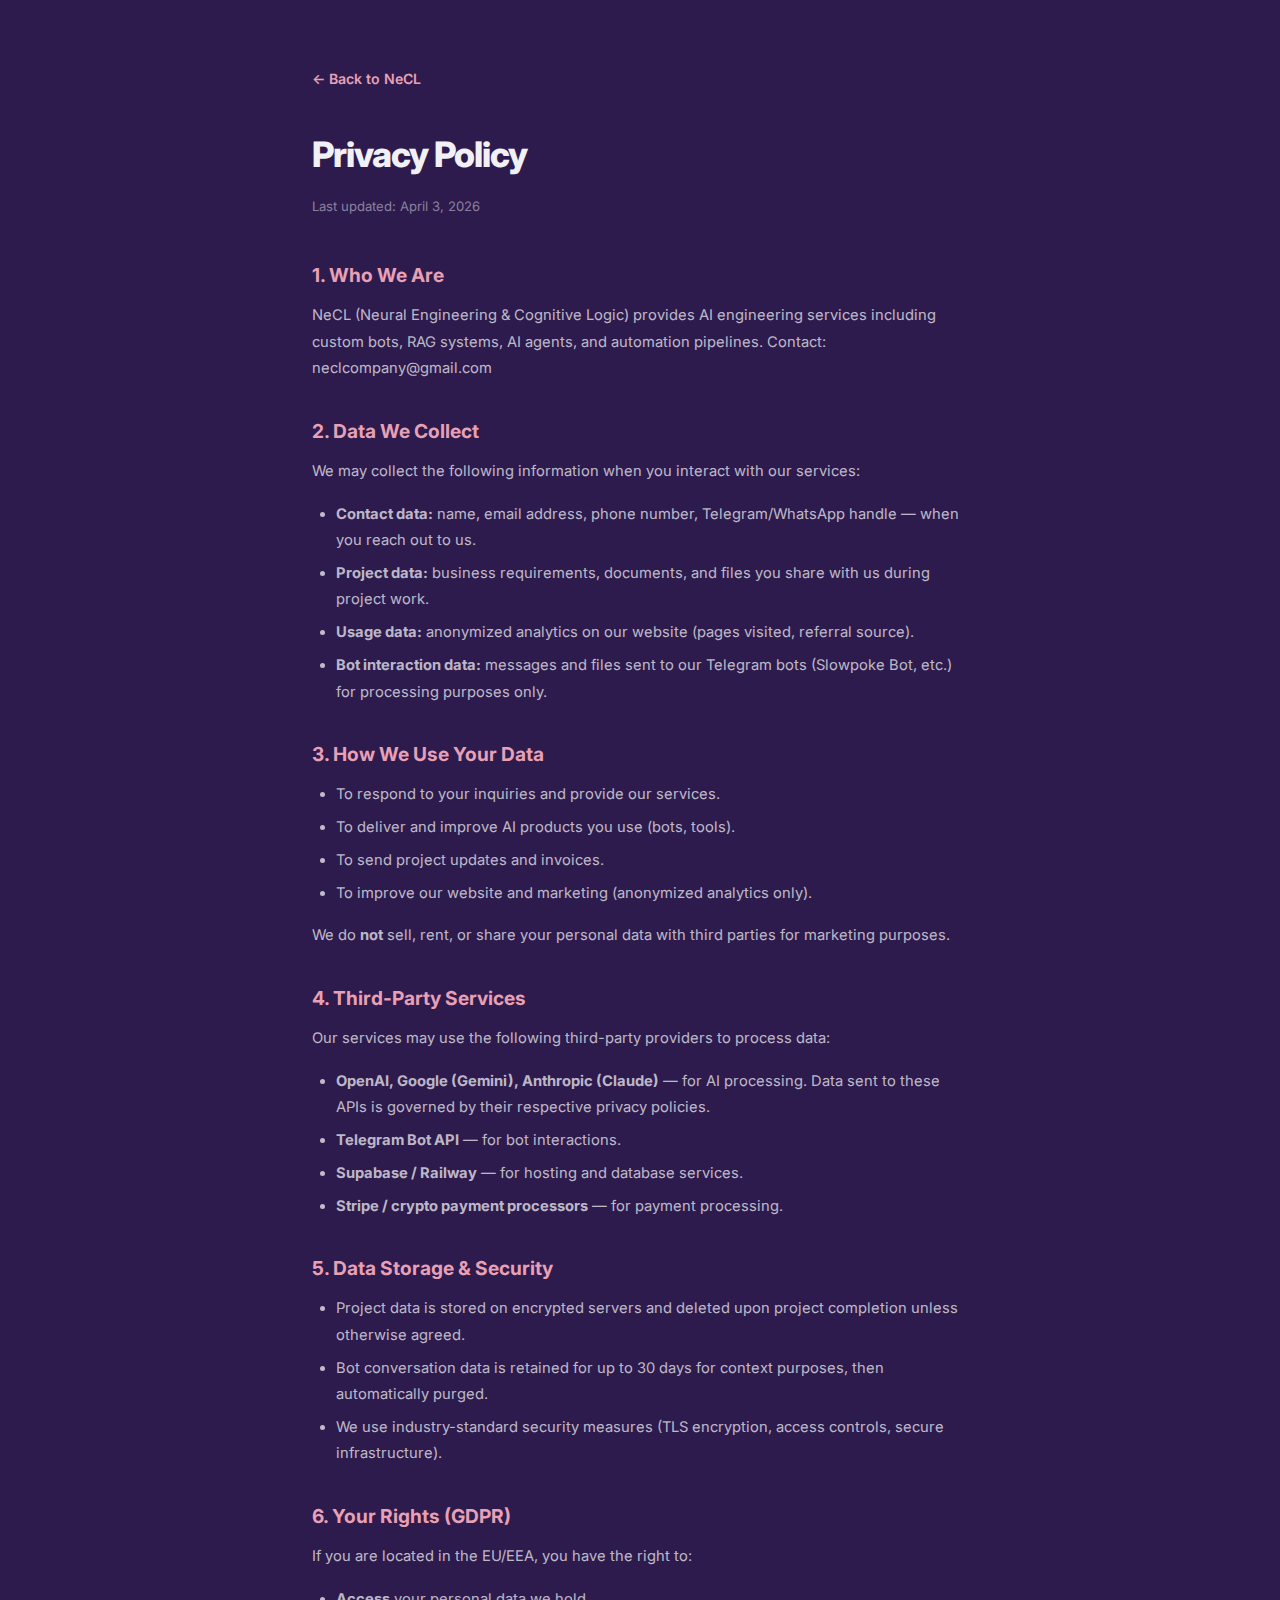
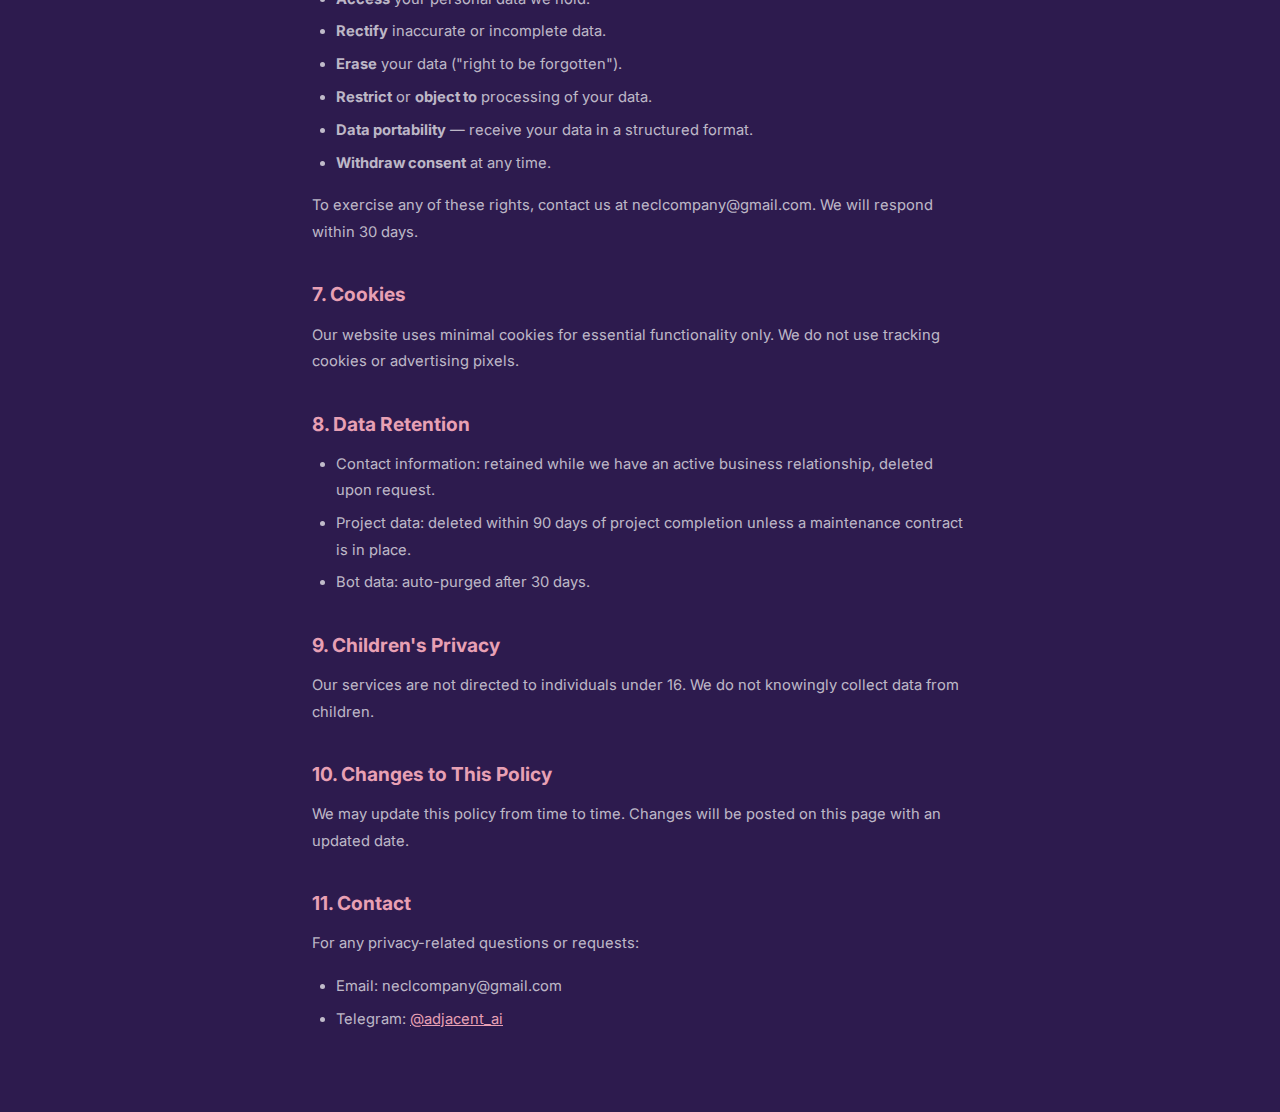
<file: privacy.html>
<!DOCTYPE html>
<html lang="en">
<head>
    <meta charset="UTF-8">
    <meta name="viewport" content="width=device-width, initial-scale=1.0">
    <title>Privacy Policy | NeCL</title>
    <link rel="icon" type="image/png" href="assets/images/favicon.png">
    <link href="https://fonts.googleapis.com/css2?family=Inter:wght@300;400;500;600;700;800&display=swap" rel="stylesheet">
    <style>
        *, *::before, *::after { margin: 0; padding: 0; box-sizing: border-box; }
        body { font-family: 'Inter', -apple-system, sans-serif; background: #2d1b4e; color: #f0f0f5; line-height: 1.8; -webkit-font-smoothing: antialiased; }
        .wrap { max-width: 720px; margin: 0 auto; padding: 4rem 2rem; }
        h1 { font-size: 2.2rem; font-weight: 800; letter-spacing: -1px; margin-bottom: 0.5rem; }
        .updated { font-size: 0.82rem; color: rgba(255,255,255,0.45); margin-bottom: 2.5rem; }
        h2 { font-size: 1.2rem; font-weight: 700; margin-top: 2rem; margin-bottom: 0.6rem; color: #e8a0b4; }
        p, ul { font-size: 0.92rem; color: rgba(255,255,255,0.7); margin-bottom: 1rem; }
        ul { padding-left: 1.5rem; }
        li { margin-bottom: 0.4rem; }
        a { color: #e8a0b4; }
        .back { display: inline-block; margin-bottom: 2rem; color: #e8a0b4; text-decoration: none; font-size: 0.88rem; font-weight: 600; }
        .back:hover { text-decoration: underline; }
    </style>
</head>
<body>
    <div class="wrap">
        <a href="/" class="back">&larr; Back to NeCL</a>
        <h1>Privacy Policy</h1>
        <p class="updated">Last updated: April 3, 2026</p>

        <h2>1. Who We Are</h2>
        <p>NeCL (Neural Engineering & Cognitive Logic) provides AI engineering services including custom bots, RAG systems, AI agents, and automation pipelines. Contact: neclcompany@gmail.com</p>

        <h2>2. Data We Collect</h2>
        <p>We may collect the following information when you interact with our services:</p>
        <ul>
            <li><strong>Contact data:</strong> name, email address, phone number, Telegram/WhatsApp handle — when you reach out to us.</li>
            <li><strong>Project data:</strong> business requirements, documents, and files you share with us during project work.</li>
            <li><strong>Usage data:</strong> anonymized analytics on our website (pages visited, referral source).</li>
            <li><strong>Bot interaction data:</strong> messages and files sent to our Telegram bots (Slowpoke Bot, etc.) for processing purposes only.</li>
        </ul>

        <h2>3. How We Use Your Data</h2>
        <ul>
            <li>To respond to your inquiries and provide our services.</li>
            <li>To deliver and improve AI products you use (bots, tools).</li>
            <li>To send project updates and invoices.</li>
            <li>To improve our website and marketing (anonymized analytics only).</li>
        </ul>
        <p>We do <strong>not</strong> sell, rent, or share your personal data with third parties for marketing purposes.</p>

        <h2>4. Third-Party Services</h2>
        <p>Our services may use the following third-party providers to process data:</p>
        <ul>
            <li><strong>OpenAI, Google (Gemini), Anthropic (Claude)</strong> — for AI processing. Data sent to these APIs is governed by their respective privacy policies.</li>
            <li><strong>Telegram Bot API</strong> — for bot interactions.</li>
            <li><strong>Supabase / Railway</strong> — for hosting and database services.</li>
            <li><strong>Stripe / crypto payment processors</strong> — for payment processing.</li>
        </ul>

        <h2>5. Data Storage & Security</h2>
        <ul>
            <li>Project data is stored on encrypted servers and deleted upon project completion unless otherwise agreed.</li>
            <li>Bot conversation data is retained for up to 30 days for context purposes, then automatically purged.</li>
            <li>We use industry-standard security measures (TLS encryption, access controls, secure infrastructure).</li>
        </ul>

        <h2>6. Your Rights (GDPR)</h2>
        <p>If you are located in the EU/EEA, you have the right to:</p>
        <ul>
            <li><strong>Access</strong> your personal data we hold.</li>
            <li><strong>Rectify</strong> inaccurate or incomplete data.</li>
            <li><strong>Erase</strong> your data ("right to be forgotten").</li>
            <li><strong>Restrict</strong> or <strong>object to</strong> processing of your data.</li>
            <li><strong>Data portability</strong> — receive your data in a structured format.</li>
            <li><strong>Withdraw consent</strong> at any time.</li>
        </ul>
        <p>To exercise any of these rights, contact us at neclcompany@gmail.com. We will respond within 30 days.</p>

        <h2>7. Cookies</h2>
        <p>Our website uses minimal cookies for essential functionality only. We do not use tracking cookies or advertising pixels.</p>

        <h2>8. Data Retention</h2>
        <ul>
            <li>Contact information: retained while we have an active business relationship, deleted upon request.</li>
            <li>Project data: deleted within 90 days of project completion unless a maintenance contract is in place.</li>
            <li>Bot data: auto-purged after 30 days.</li>
        </ul>

        <h2>9. Children's Privacy</h2>
        <p>Our services are not directed to individuals under 16. We do not knowingly collect data from children.</p>

        <h2>10. Changes to This Policy</h2>
        <p>We may update this policy from time to time. Changes will be posted on this page with an updated date.</p>

        <h2>11. Contact</h2>
        <p>For any privacy-related questions or requests:</p>
        <ul>
            <li>Email: neclcompany@gmail.com</li>
            <li>Telegram: <a href="https://t.me/adjacent_ai">@adjacent_ai</a></li>
        </ul>
    </div>
</body>
</html>
</file>
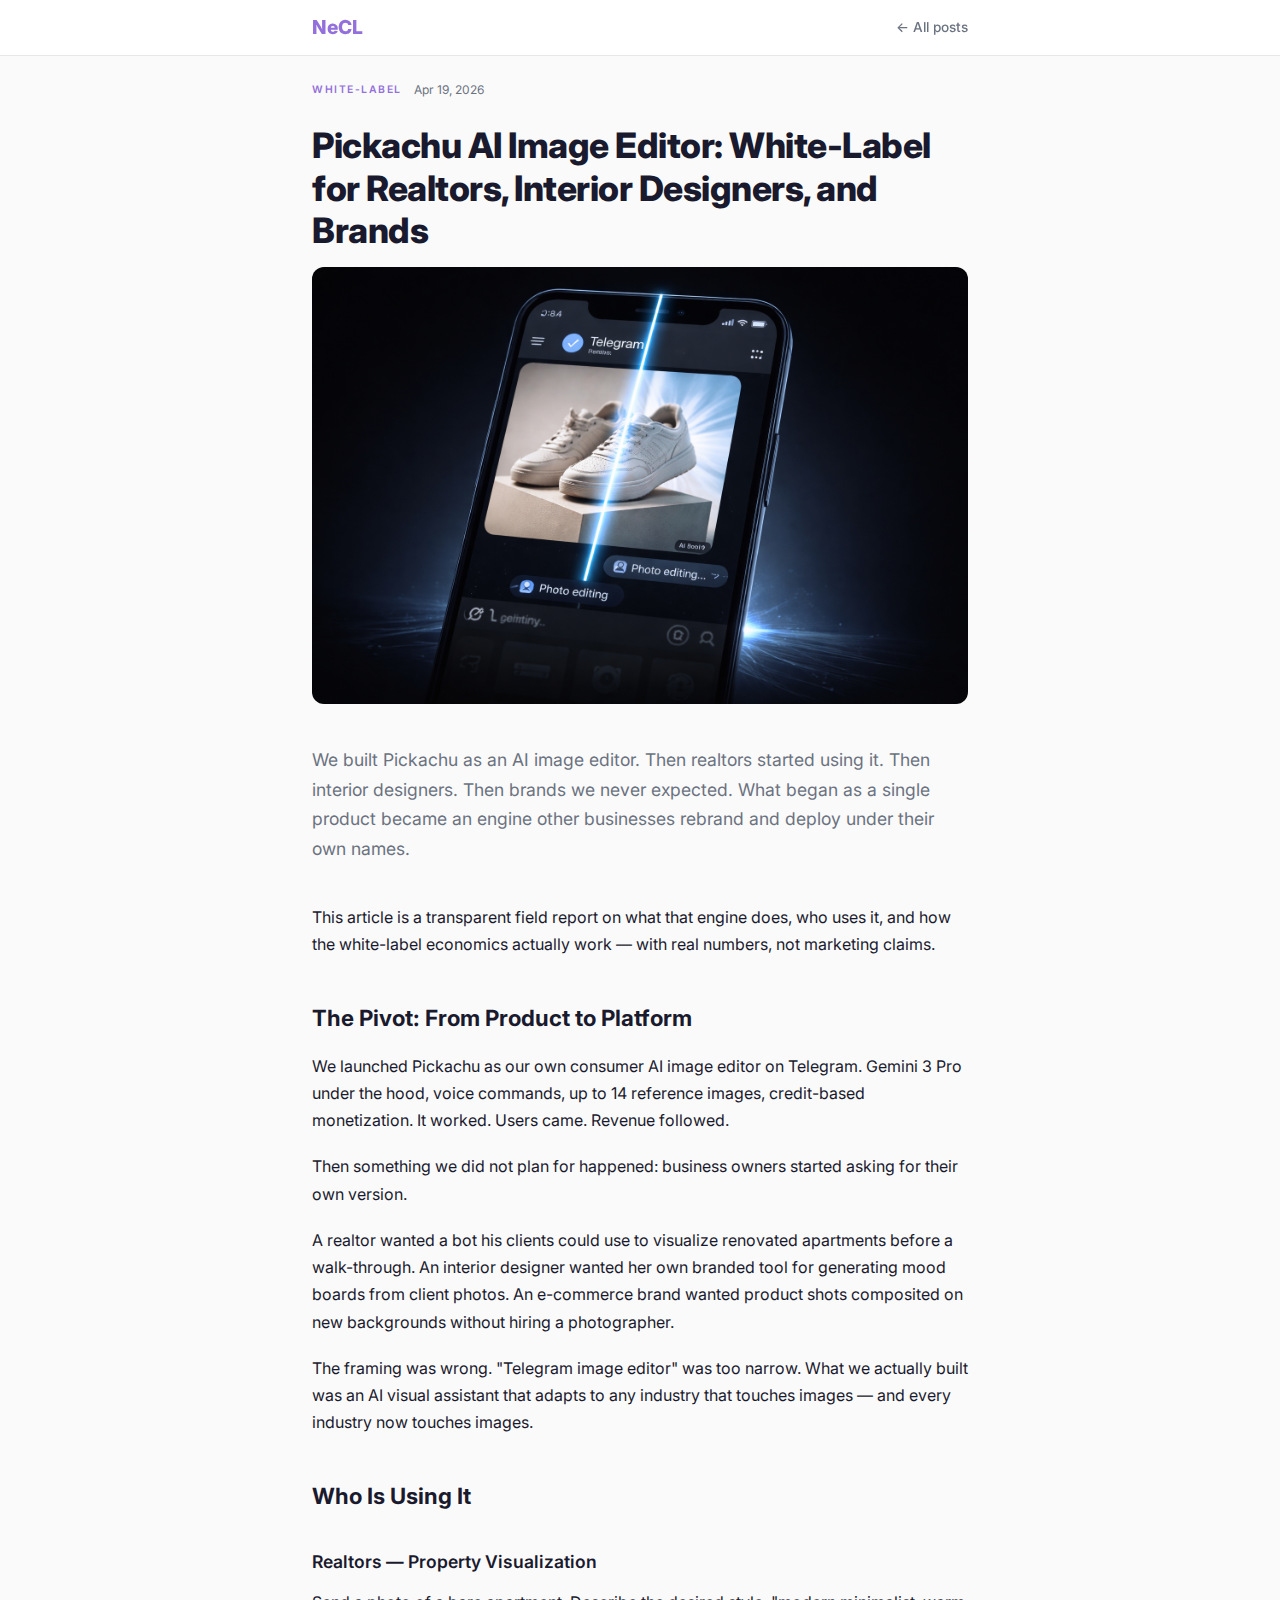
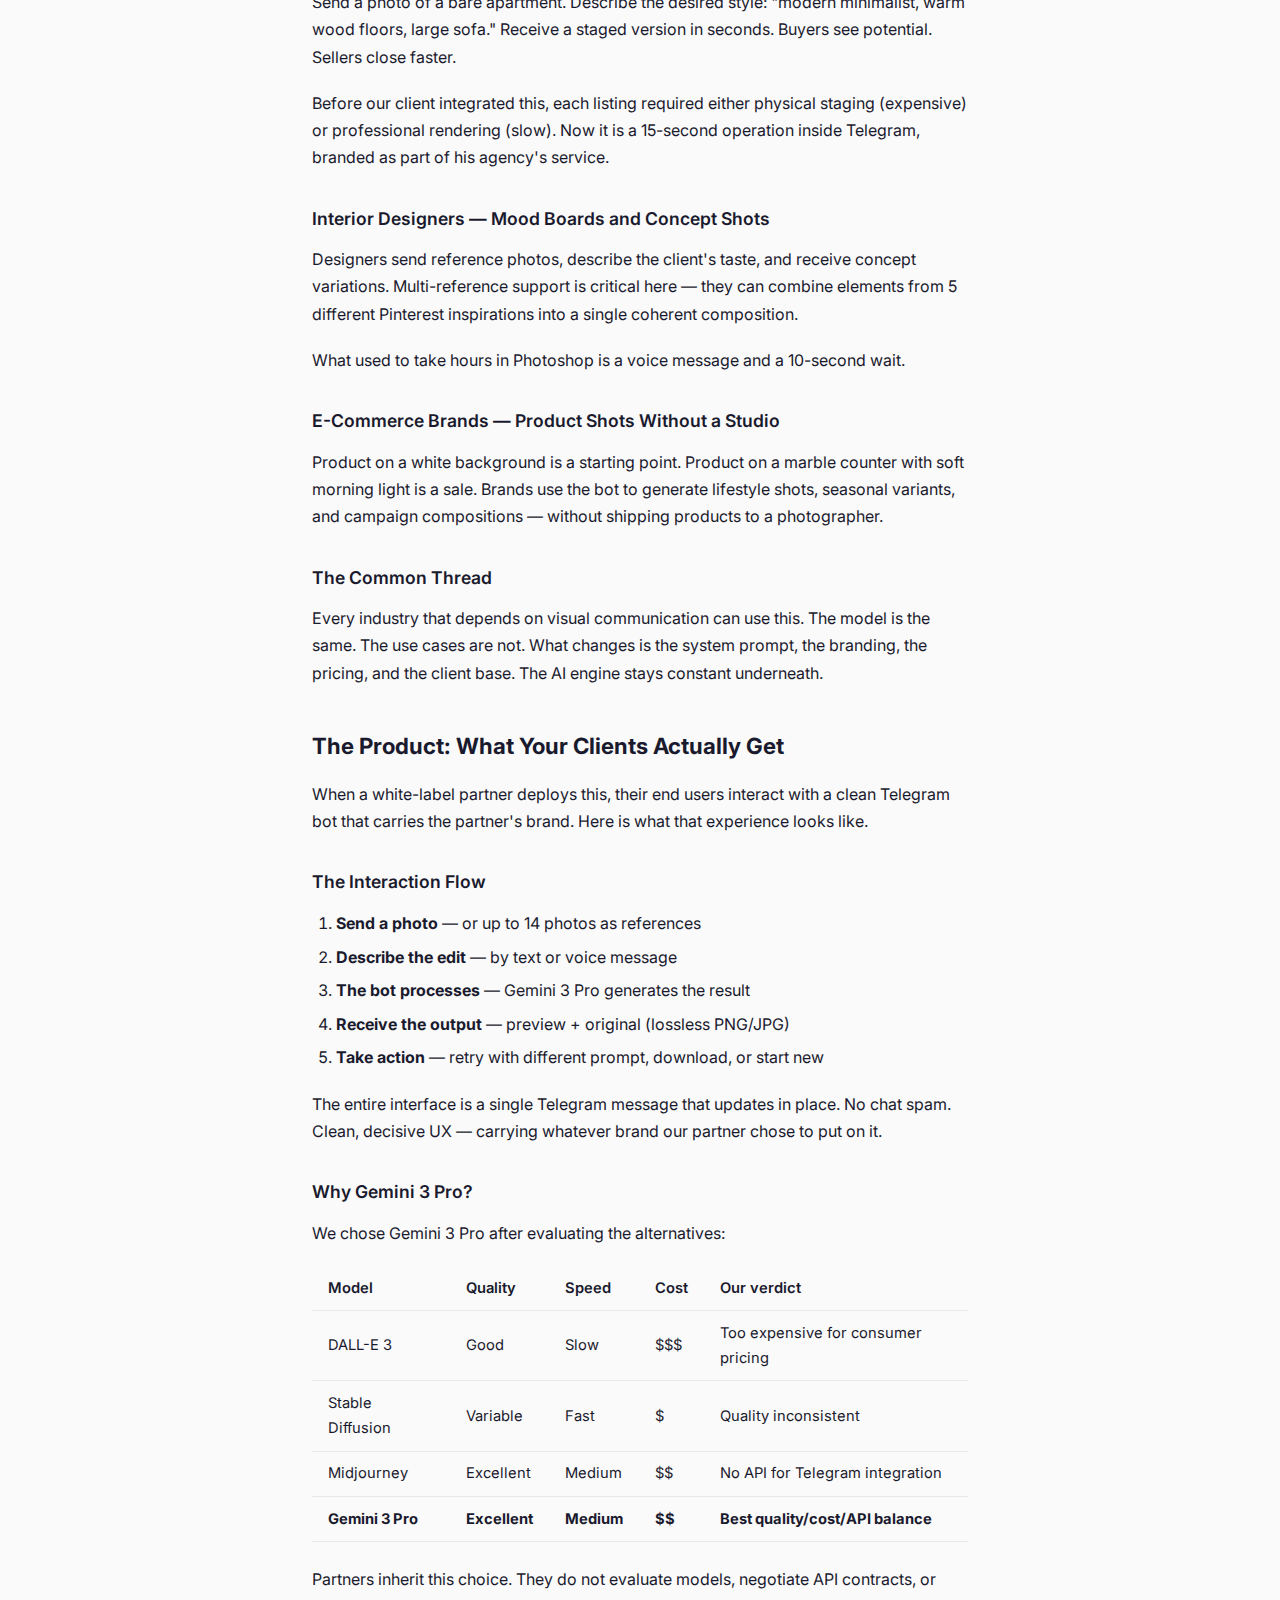
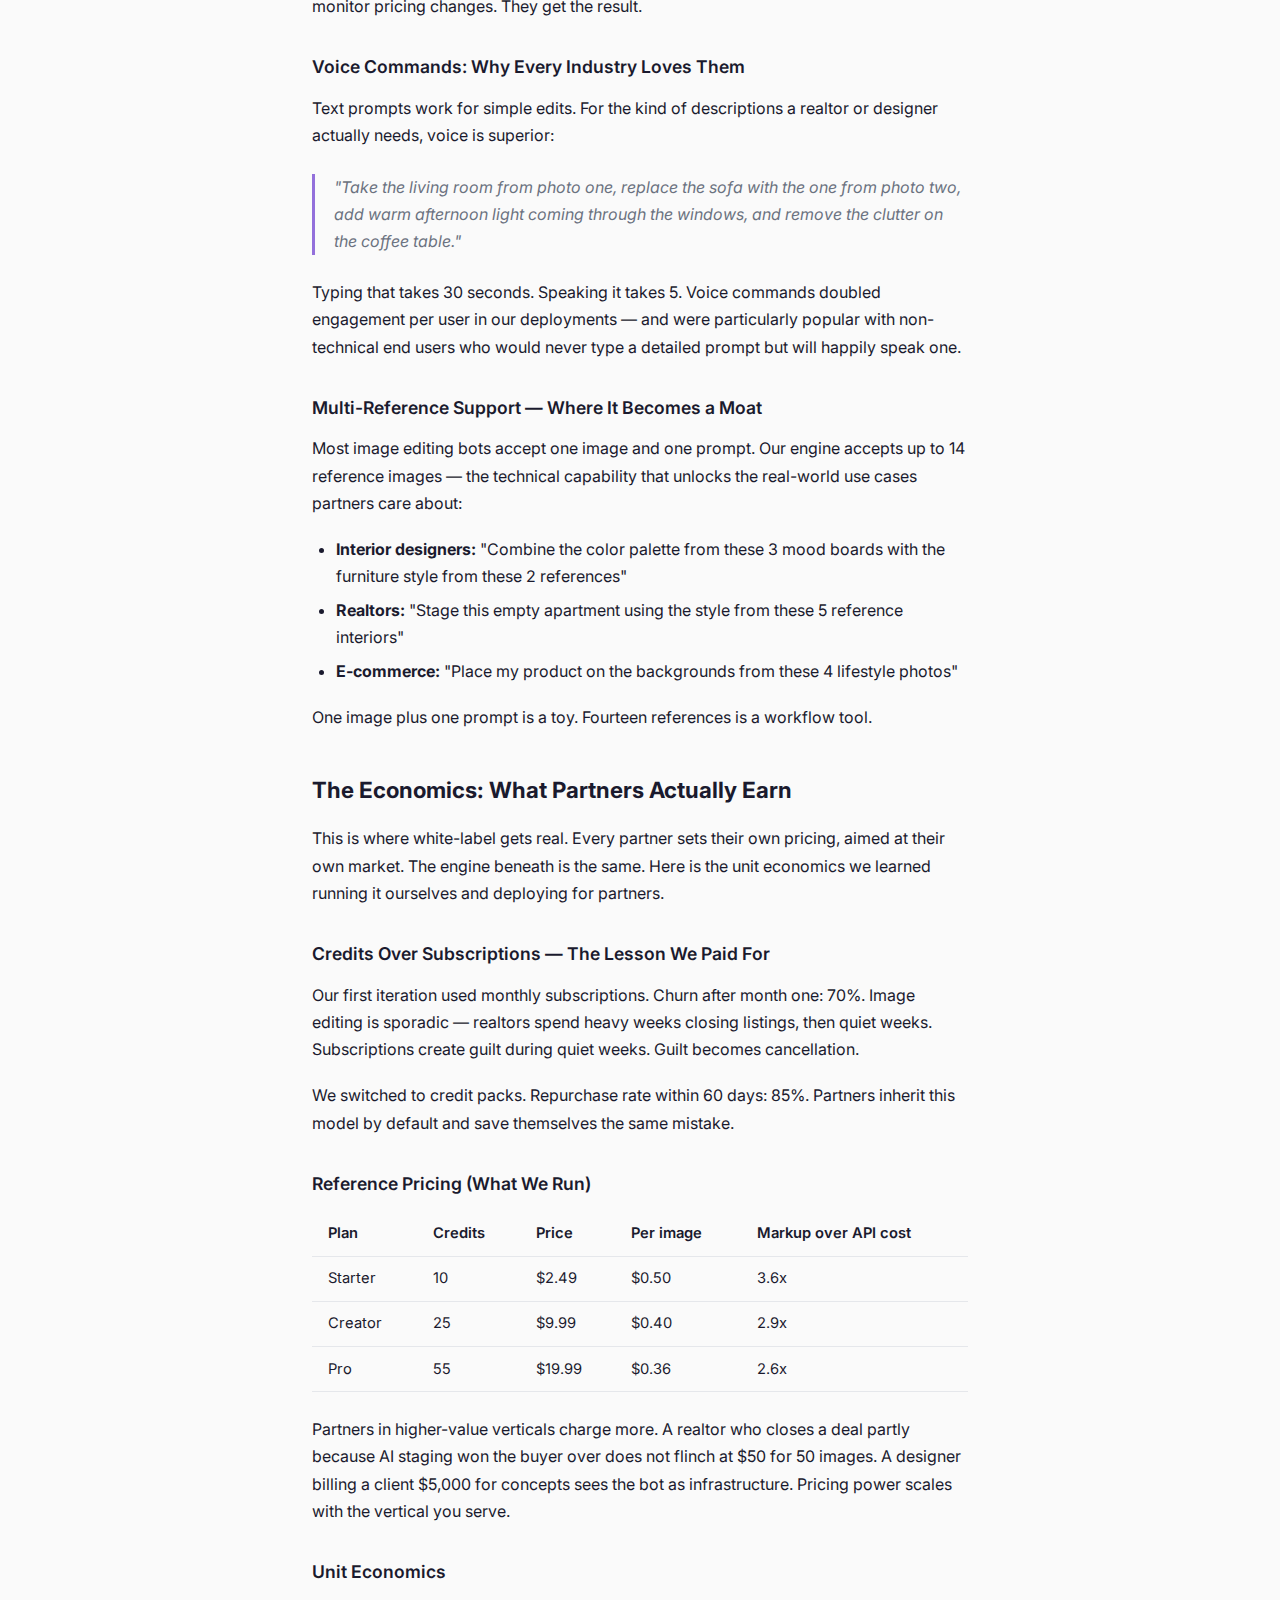
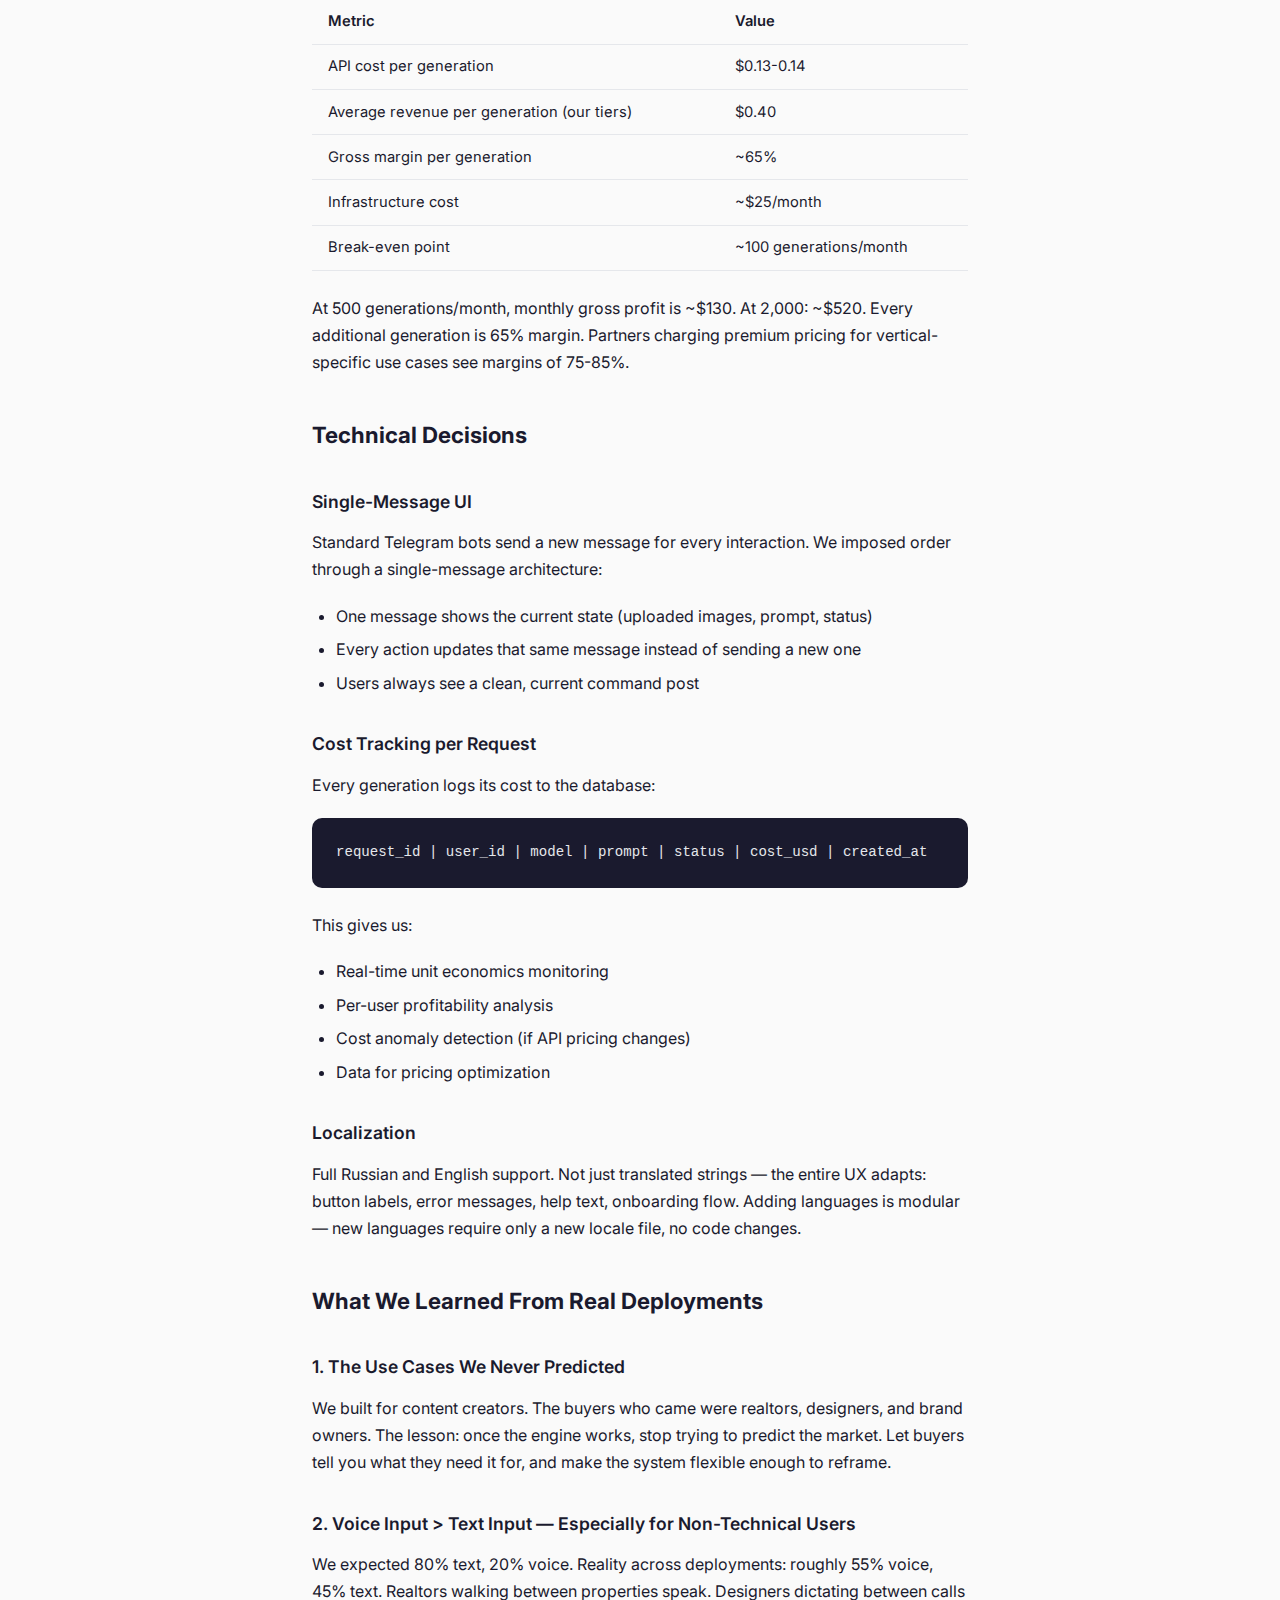
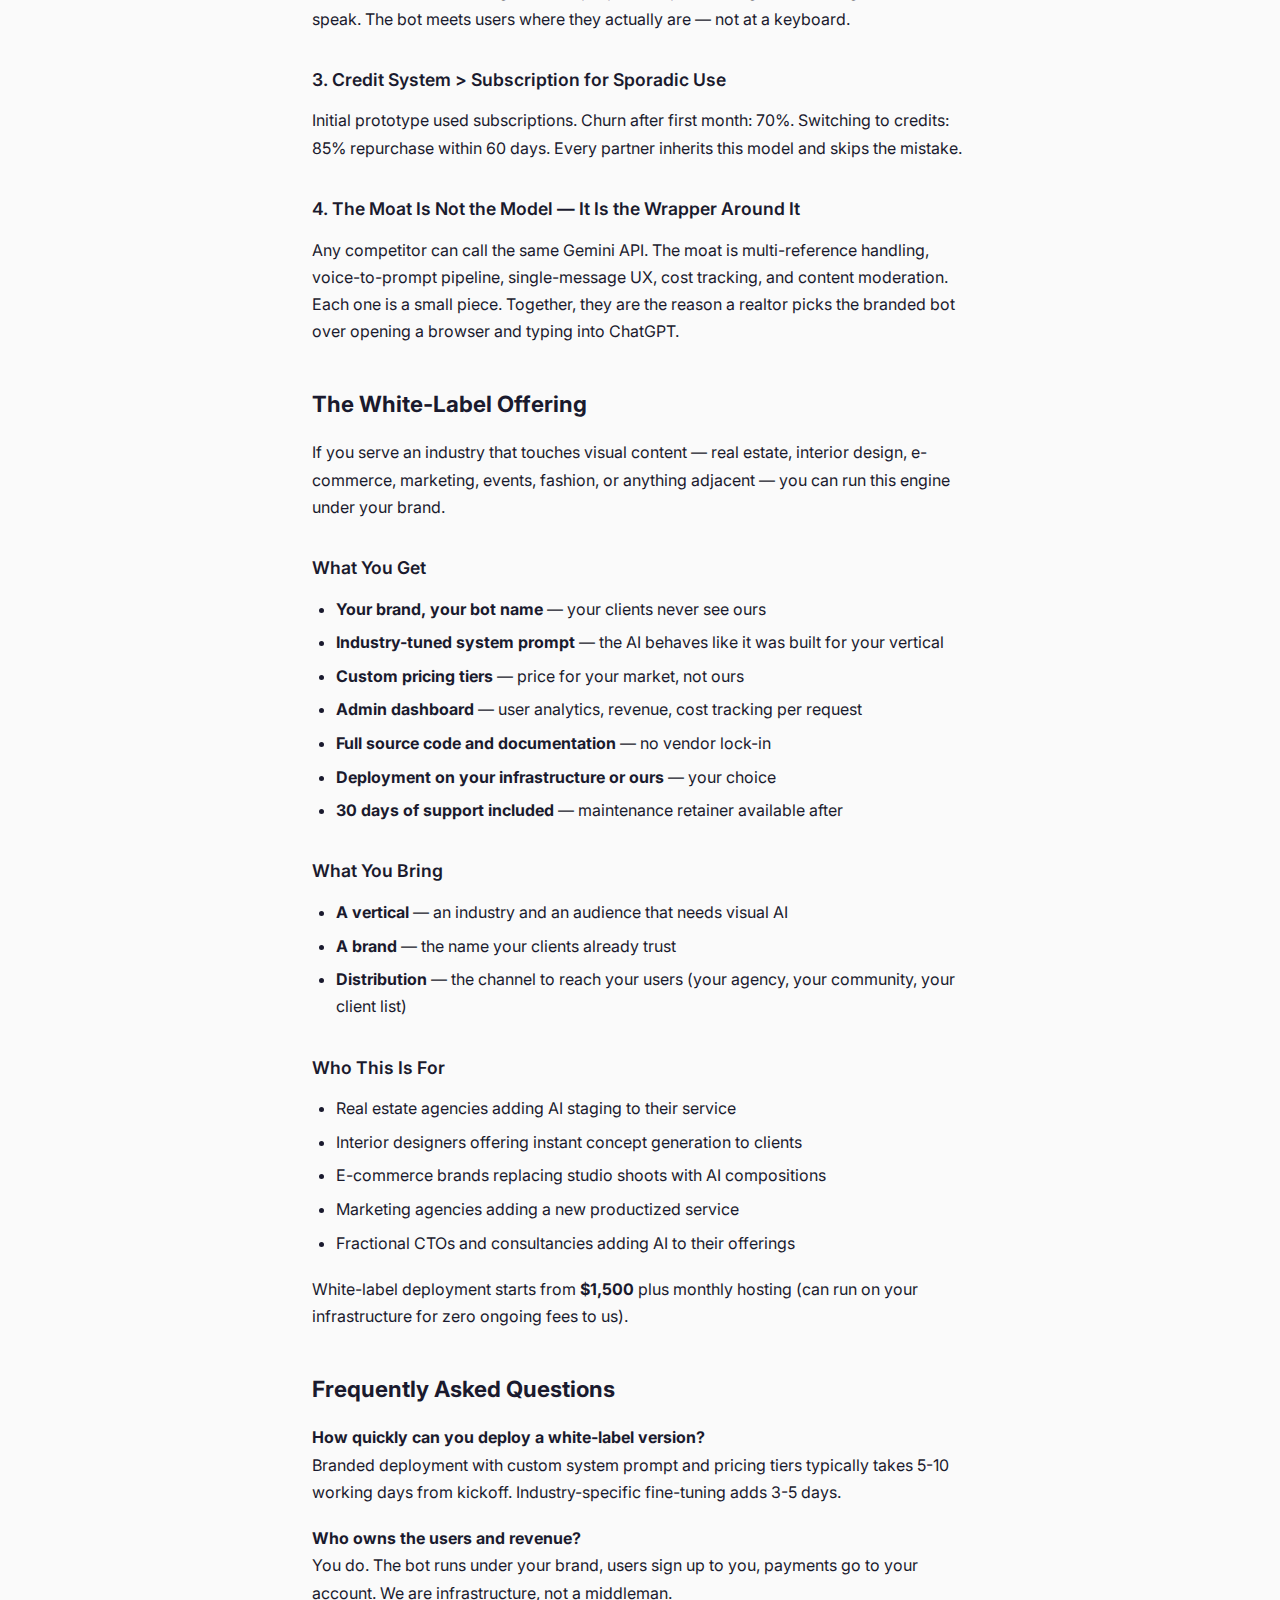
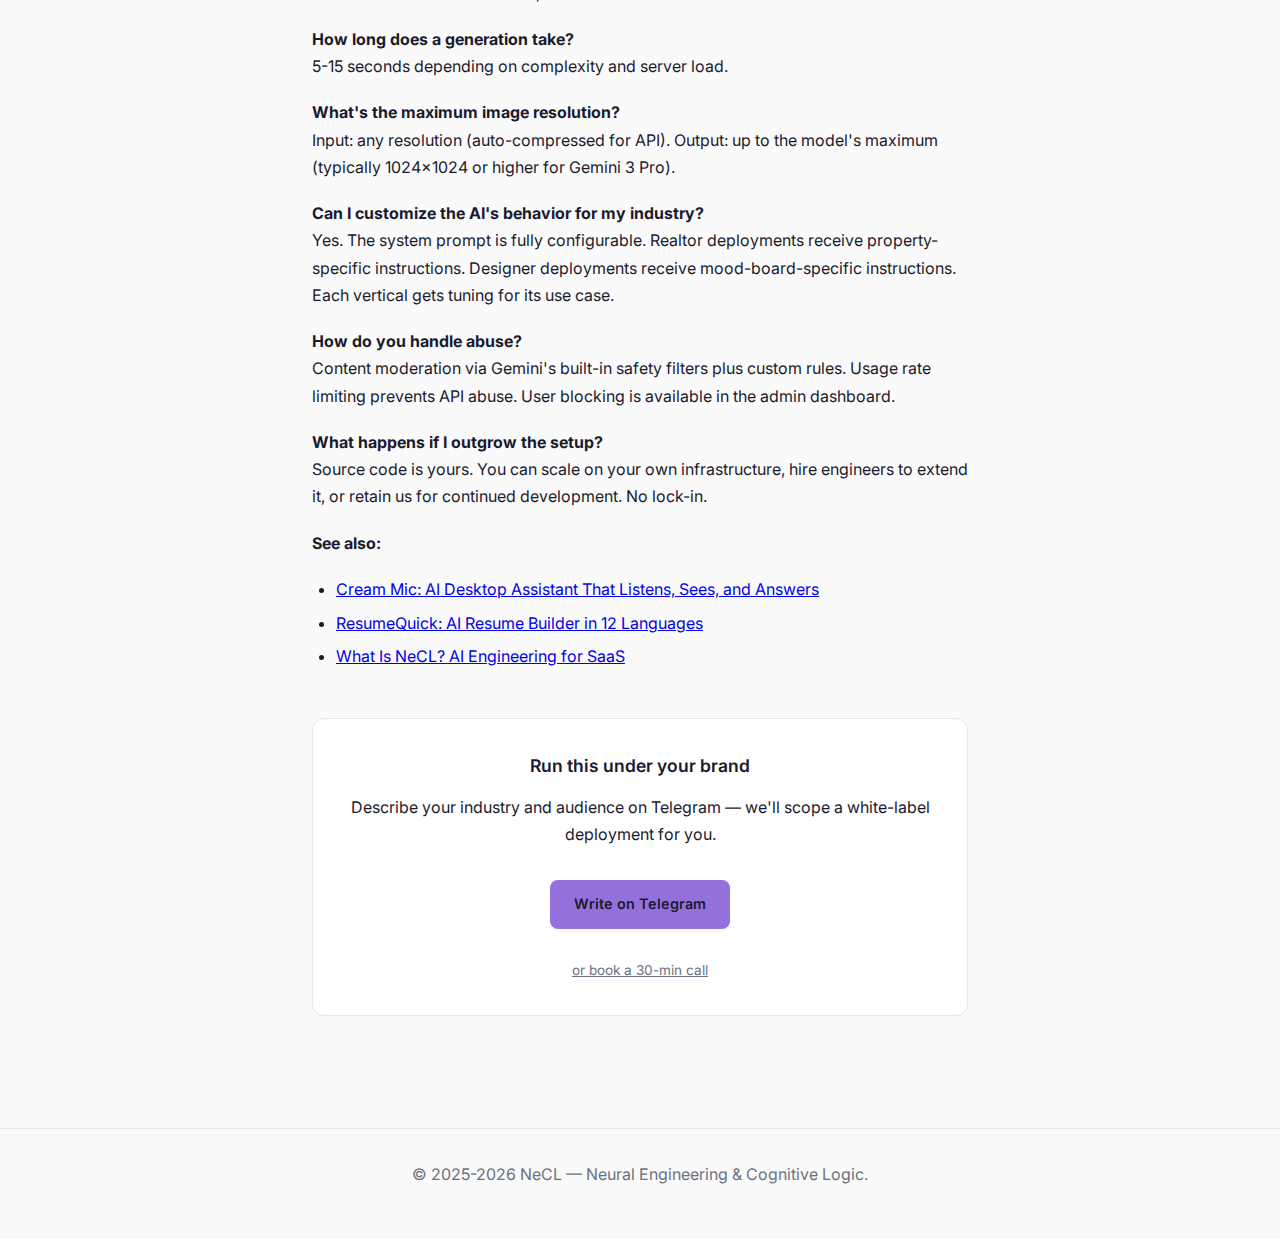
<file: blog/pickachu-bot-ai-image-editor.html>
<!DOCTYPE html>
<html lang="en">
<head>
    <meta charset="UTF-8">
    <meta name="viewport" content="width=device-width, initial-scale=1.0">
    <script async src="https://www.googletagmanager.com/gtag/js?id=G-4Q812K633T"></script>
    <script>window.dataLayer=window.dataLayer||[];function gtag(){dataLayer.push(arguments);}gtag('js',new Date());gtag('config','G-4Q812K633T');</script>
    <title>Pickachu AI Image Editor: White-Label for Realtors, Interior Designers, and Brands | NeCL Blog</title>
    <meta name="description" content="Pickachu is an AI image editor built on Gemini 3 Pro. Realtors, interior designers, and brands now run it under their own names. White-label deployment, real unit economics, proven margins.">
    <link rel="canonical" href="https://neclco.com/blog/pickachu-bot-ai-image-editor.html">
    <meta property="og:title" content="Pickachu AI Image Editor: White-Label for Realtors, Interior Designers, and Brands">
    <meta property="og:description" content="We built Pickachu. They rebranded it. Now realtors, interior designers, and brands run AI image editing under their own names — on our infrastructure.">
    <meta property="og:type" content="article">
    <meta property="og:url" content="https://neclco.com/blog/pickachu-bot-ai-image-editor.html">
    <meta property="og:image" content="../assets/images/blog/pickachu-bot-hero.png">
    <meta name="twitter:card" content="summary_large_image">
    <link rel="icon" type="image/png" href="../assets/images/favicon.png">
    <link href="https://fonts.googleapis.com/css2?family=Inter:wght@300;400;500;600;700;800&display=swap" rel="stylesheet">
    <style>
        *, *::before, *::after { margin: 0; padding: 0; box-sizing: border-box; }
        :root { --accent: #9370DB; --bg: #fafafa; --surface: #fff; --text: #1a1a2e; --text-dim: #6b7280; --border: #e5e7eb; }
        body { font-family: 'Inter', sans-serif; background: var(--bg); color: var(--text); min-height: 100vh; display: flex; flex-direction: column; -webkit-font-smoothing: antialiased; line-height: 1.7; }
        .nav { position: fixed; top: 0; left: 0; right: 0; z-index: 100; background: rgba(255,255,255,0.9); backdrop-filter: blur(12px); border-bottom: 1px solid var(--border); }
        .nav-inner { max-width: 720px; margin: 0 auto; display: flex; align-items: center; justify-content: space-between; padding: 0.7rem 2rem; }
        .nav-logo { font-size: 1.2rem; font-weight: 800; color: var(--accent); text-decoration: none; }
        .nav-back { color: var(--text-dim); text-decoration: none; font-size: 0.85rem; font-weight: 500; }
        .nav-back:hover { color: var(--text); }
        article { flex: 1; max-width: 720px; margin: 0 auto; padding: 5rem 2rem 4rem; width: 100%; }
        .post-meta { display: flex; gap: 0.8rem; align-items: center; margin-bottom: 1.5rem; }
        .post-tag { font-size: 0.65rem; text-transform: uppercase; letter-spacing: 1.5px; color: var(--accent); font-weight: 600; }
        .post-date { font-size: 0.75rem; color: var(--text-dim); }
        h1 { font-size: 2.2rem; font-weight: 800; letter-spacing: -0.5px; margin-bottom: 1rem; line-height: 1.2; }
        .lead { font-size: 1.1rem; color: var(--text-dim); margin-bottom: 2.5rem; line-height: 1.7; }
        h2 { font-size: 1.4rem; font-weight: 700; margin: 2.5rem 0 1rem; }
        h3 { font-size: 1.1rem; font-weight: 600; margin: 2rem 0 0.8rem; }
        p { margin-bottom: 1.2rem; font-size: 1rem; }
        ul, ol { margin: 0 0 1.2rem 1.5rem; }
        li { margin-bottom: 0.4rem; font-size: 1rem; }
        code { background: #f3f4f6; padding: 0.15rem 0.4rem; border-radius: 4px; font-size: 0.88rem; }
        pre { background: #1a1a2e; color: #e5e7eb; padding: 1.5rem; border-radius: 10px; overflow-x: auto; margin-bottom: 1.5rem; font-size: 0.85rem; line-height: 1.5; }
        pre code { background: none; padding: 0; color: inherit; }
        blockquote { border-left: 3px solid var(--accent); padding-left: 1.2rem; margin: 1.5rem 0; color: var(--text-dim); font-style: italic; }
        .hero-img { width: 100%; border-radius: 12px; margin-bottom: 2rem; }
        table { width: 100%; border-collapse: collapse; margin-bottom: 1.5rem; }
        th, td { padding: 0.6rem 1rem; text-align: left; border-bottom: 1px solid var(--border); font-size: 0.92rem; }
        th { font-weight: 600; }
        .cta-box { background: var(--surface); border: 1px solid var(--border); border-radius: 12px; padding: 2rem; margin: 3rem 0; text-align: center; }
        .cta-box h3 { margin-top: 0; }
        .cta-box .btn { display: inline-block; padding: 0.75rem 1.5rem; background: var(--accent); color: #1a1a2e; border-radius: 8px; text-decoration: none; font-weight: 600; font-size: 0.9rem; margin-top: 0.8rem; }
        .footer { text-align: center; padding: 2rem; font-size: 0.72rem; color: var(--text-dim); border-top: 1px solid var(--border); margin-top: auto; }
        @media (max-width: 768px) {
            article { padding: 4rem 1.2rem 3rem; }
            h1 { font-size: 1.7rem; }
        }
    </style>
</head>
<body>
    <nav class="nav">
        <div class="nav-inner">
            <a href="../" class="nav-logo">NeCL</a>
            <a href="./" class="nav-back">&larr; All posts</a>
        </div>
    </nav>

    <article>
        <div class="post-meta">
            <span class="post-tag">White-Label</span>
            <span class="post-date">Apr 19, 2026</span>
        </div>

        <h1>Pickachu AI Image Editor: White-Label for Realtors, Interior Designers, and Brands</h1>
        <img src="../assets/images/blog/pickachu-bot-hero.png" alt="Pickachu AI Image Editor White-Label" class="hero-img" loading="lazy">
        <p class="lead">We built Pickachu as an AI image editor. Then realtors started using it. Then interior designers. Then brands we never expected. What began as a single product became an engine other businesses rebrand and deploy under their own names.</p>

        <p>This article is a transparent field report on what that engine does, who uses it, and how the white-label economics actually work &mdash; with real numbers, not marketing claims.</p>

        <h2>The Pivot: From Product to Platform</h2>
        <p>We launched Pickachu as our own consumer AI image editor on Telegram. Gemini 3 Pro under the hood, voice commands, up to 14 reference images, credit-based monetization. It worked. Users came. Revenue followed.</p>
        <p>Then something we did not plan for happened: business owners started asking for their own version.</p>
        <p>A realtor wanted a bot his clients could use to visualize renovated apartments before a walk-through. An interior designer wanted her own branded tool for generating mood boards from client photos. An e-commerce brand wanted product shots composited on new backgrounds without hiring a photographer.</p>
        <p>The framing was wrong. "Telegram image editor" was too narrow. What we actually built was an AI visual assistant that adapts to any industry that touches images &mdash; and every industry now touches images.</p>

        <h2>Who Is Using It</h2>

        <h3>Realtors &mdash; Property Visualization</h3>
        <p>Send a photo of a bare apartment. Describe the desired style: "modern minimalist, warm wood floors, large sofa." Receive a staged version in seconds. Buyers see potential. Sellers close faster.</p>
        <p>Before our client integrated this, each listing required either physical staging (expensive) or professional rendering (slow). Now it is a 15-second operation inside Telegram, branded as part of his agency's service.</p>

        <h3>Interior Designers &mdash; Mood Boards and Concept Shots</h3>
        <p>Designers send reference photos, describe the client's taste, and receive concept variations. Multi-reference support is critical here &mdash; they can combine elements from 5 different Pinterest inspirations into a single coherent composition.</p>
        <p>What used to take hours in Photoshop is a voice message and a 10-second wait.</p>

        <h3>E-Commerce Brands &mdash; Product Shots Without a Studio</h3>
        <p>Product on a white background is a starting point. Product on a marble counter with soft morning light is a sale. Brands use the bot to generate lifestyle shots, seasonal variants, and campaign compositions &mdash; without shipping products to a photographer.</p>

        <h3>The Common Thread</h3>
        <p>Every industry that depends on visual communication can use this. The model is the same. The use cases are not. What changes is the system prompt, the branding, the pricing, and the client base. The AI engine stays constant underneath.</p>

        <h2>The Product: What Your Clients Actually Get</h2>
        <p>When a white-label partner deploys this, their end users interact with a clean Telegram bot that carries the partner's brand. Here is what that experience looks like.</p>

        <h3>The Interaction Flow</h3>
        <ol>
            <li><strong>Send a photo</strong> &mdash; or up to 14 photos as references</li>
            <li><strong>Describe the edit</strong> &mdash; by text or voice message</li>
            <li><strong>The bot processes</strong> &mdash; Gemini 3 Pro generates the result</li>
            <li><strong>Receive the output</strong> &mdash; preview + original (lossless PNG/JPG)</li>
            <li><strong>Take action</strong> &mdash; retry with different prompt, download, or start new</li>
        </ol>
        <p>The entire interface is a single Telegram message that updates in place. No chat spam. Clean, decisive UX &mdash; carrying whatever brand our partner chose to put on it.</p>

        <h3>Why Gemini 3 Pro?</h3>
        <p>We chose Gemini 3 Pro after evaluating the alternatives:</p>
        <table>
            <thead>
                <tr>
                    <th>Model</th>
                    <th>Quality</th>
                    <th>Speed</th>
                    <th>Cost</th>
                    <th>Our verdict</th>
                </tr>
            </thead>
            <tbody>
                <tr>
                    <td>DALL-E 3</td>
                    <td>Good</td>
                    <td>Slow</td>
                    <td>$$$</td>
                    <td>Too expensive for consumer pricing</td>
                </tr>
                <tr>
                    <td>Stable Diffusion</td>
                    <td>Variable</td>
                    <td>Fast</td>
                    <td>$</td>
                    <td>Quality inconsistent</td>
                </tr>
                <tr>
                    <td>Midjourney</td>
                    <td>Excellent</td>
                    <td>Medium</td>
                    <td>$$</td>
                    <td>No API for Telegram integration</td>
                </tr>
                <tr>
                    <td><strong>Gemini 3 Pro</strong></td>
                    <td><strong>Excellent</strong></td>
                    <td><strong>Medium</strong></td>
                    <td><strong>$$</strong></td>
                    <td><strong>Best quality/cost/API balance</strong></td>
                </tr>
            </tbody>
        </table>
        <p>Partners inherit this choice. They do not evaluate models, negotiate API contracts, or monitor pricing changes. They get the result.</p>

        <h3>Voice Commands: Why Every Industry Loves Them</h3>
        <p>Text prompts work for simple edits. For the kind of descriptions a realtor or designer actually needs, voice is superior:</p>
        <blockquote>"Take the living room from photo one, replace the sofa with the one from photo two, add warm afternoon light coming through the windows, and remove the clutter on the coffee table."</blockquote>
        <p>Typing that takes 30 seconds. Speaking it takes 5. Voice commands doubled engagement per user in our deployments &mdash; and were particularly popular with non-technical end users who would never type a detailed prompt but will happily speak one.</p>

        <h3>Multi-Reference Support &mdash; Where It Becomes a Moat</h3>
        <p>Most image editing bots accept one image and one prompt. Our engine accepts up to 14 reference images &mdash; the technical capability that unlocks the real-world use cases partners care about:</p>
        <ul>
            <li><strong>Interior designers:</strong> "Combine the color palette from these 3 mood boards with the furniture style from these 2 references"</li>
            <li><strong>Realtors:</strong> "Stage this empty apartment using the style from these 5 reference interiors"</li>
            <li><strong>E-commerce:</strong> "Place my product on the backgrounds from these 4 lifestyle photos"</li>
        </ul>
        <p>One image plus one prompt is a toy. Fourteen references is a workflow tool.</p>

        <h2>The Economics: What Partners Actually Earn</h2>

        <p>This is where white-label gets real. Every partner sets their own pricing, aimed at their own market. The engine beneath is the same. Here is the unit economics we learned running it ourselves and deploying for partners.</p>

        <h3>Credits Over Subscriptions &mdash; The Lesson We Paid For</h3>
        <p>Our first iteration used monthly subscriptions. Churn after month one: 70%. Image editing is sporadic &mdash; realtors spend heavy weeks closing listings, then quiet weeks. Subscriptions create guilt during quiet weeks. Guilt becomes cancellation.</p>
        <p>We switched to credit packs. Repurchase rate within 60 days: 85%. Partners inherit this model by default and save themselves the same mistake.</p>

        <h3>Reference Pricing (What We Run)</h3>
        <table>
            <thead>
                <tr>
                    <th>Plan</th>
                    <th>Credits</th>
                    <th>Price</th>
                    <th>Per image</th>
                    <th>Markup over API cost</th>
                </tr>
            </thead>
            <tbody>
                <tr>
                    <td>Starter</td>
                    <td>10</td>
                    <td>$2.49</td>
                    <td>$0.50</td>
                    <td>3.6x</td>
                </tr>
                <tr>
                    <td>Creator</td>
                    <td>25</td>
                    <td>$9.99</td>
                    <td>$0.40</td>
                    <td>2.9x</td>
                </tr>
                <tr>
                    <td>Pro</td>
                    <td>55</td>
                    <td>$19.99</td>
                    <td>$0.36</td>
                    <td>2.6x</td>
                </tr>
            </tbody>
        </table>
        <p>Partners in higher-value verticals charge more. A realtor who closes a deal partly because AI staging won the buyer over does not flinch at $50 for 50 images. A designer billing a client $5,000 for concepts sees the bot as infrastructure. Pricing power scales with the vertical you serve.</p>

        <h3>Unit Economics</h3>
        <table>
            <thead>
                <tr>
                    <th>Metric</th>
                    <th>Value</th>
                </tr>
            </thead>
            <tbody>
                <tr>
                    <td>API cost per generation</td>
                    <td>$0.13-0.14</td>
                </tr>
                <tr>
                    <td>Average revenue per generation (our tiers)</td>
                    <td>$0.40</td>
                </tr>
                <tr>
                    <td>Gross margin per generation</td>
                    <td>~65%</td>
                </tr>
                <tr>
                    <td>Infrastructure cost</td>
                    <td>~$25/month</td>
                </tr>
                <tr>
                    <td>Break-even point</td>
                    <td>~100 generations/month</td>
                </tr>
            </tbody>
        </table>
        <p>At 500 generations/month, monthly gross profit is ~$130. At 2,000: ~$520. Every additional generation is 65% margin. Partners charging premium pricing for vertical-specific use cases see margins of 75-85%.</p>

        <h2>Technical Decisions</h2>

        <h3>Single-Message UI</h3>
        <p>Standard Telegram bots send a new message for every interaction. We imposed order through a single-message architecture:</p>
        <ul>
            <li>One message shows the current state (uploaded images, prompt, status)</li>
            <li>Every action updates that same message instead of sending a new one</li>
            <li>Users always see a clean, current command post</li>
        </ul>

        <h3>Cost Tracking per Request</h3>
        <p>Every generation logs its cost to the database:</p>
        <pre><code>request_id | user_id | model | prompt | status | cost_usd | created_at</code></pre>
        <p>This gives us:</p>
        <ul>
            <li>Real-time unit economics monitoring</li>
            <li>Per-user profitability analysis</li>
            <li>Cost anomaly detection (if API pricing changes)</li>
            <li>Data for pricing optimization</li>
        </ul>

        <h3>Localization</h3>
        <p>Full Russian and English support. Not just translated strings &mdash; the entire UX adapts: button labels, error messages, help text, onboarding flow. Adding languages is modular &mdash; new languages require only a new locale file, no code changes.</p>

        <h2>What We Learned From Real Deployments</h2>

        <h3>1. The Use Cases We Never Predicted</h3>
        <p>We built for content creators. The buyers who came were realtors, designers, and brand owners. The lesson: once the engine works, stop trying to predict the market. Let buyers tell you what they need it for, and make the system flexible enough to reframe.</p>

        <h3>2. Voice Input &gt; Text Input &mdash; Especially for Non-Technical Users</h3>
        <p>We expected 80% text, 20% voice. Reality across deployments: roughly 55% voice, 45% text. Realtors walking between properties speak. Designers dictating between calls speak. The bot meets users where they actually are &mdash; not at a keyboard.</p>

        <h3>3. Credit System &gt; Subscription for Sporadic Use</h3>
        <p>Initial prototype used subscriptions. Churn after first month: 70%. Switching to credits: 85% repurchase within 60 days. Every partner inherits this model and skips the mistake.</p>

        <h3>4. The Moat Is Not the Model &mdash; It Is the Wrapper Around It</h3>
        <p>Any competitor can call the same Gemini API. The moat is multi-reference handling, voice-to-prompt pipeline, single-message UX, cost tracking, and content moderation. Each one is a small piece. Together, they are the reason a realtor picks the branded bot over opening a browser and typing into ChatGPT.</p>

        <h2>The White-Label Offering</h2>
        <p>If you serve an industry that touches visual content &mdash; real estate, interior design, e-commerce, marketing, events, fashion, or anything adjacent &mdash; you can run this engine under your brand.</p>

        <h3>What You Get</h3>
        <ul>
            <li><strong>Your brand, your bot name</strong> &mdash; your clients never see ours</li>
            <li><strong>Industry-tuned system prompt</strong> &mdash; the AI behaves like it was built for your vertical</li>
            <li><strong>Custom pricing tiers</strong> &mdash; price for your market, not ours</li>
            <li><strong>Admin dashboard</strong> &mdash; user analytics, revenue, cost tracking per request</li>
            <li><strong>Full source code and documentation</strong> &mdash; no vendor lock-in</li>
            <li><strong>Deployment on your infrastructure or ours</strong> &mdash; your choice</li>
            <li><strong>30 days of support included</strong> &mdash; maintenance retainer available after</li>
        </ul>

        <h3>What You Bring</h3>
        <ul>
            <li><strong>A vertical</strong> &mdash; an industry and an audience that needs visual AI</li>
            <li><strong>A brand</strong> &mdash; the name your clients already trust</li>
            <li><strong>Distribution</strong> &mdash; the channel to reach your users (your agency, your community, your client list)</li>
        </ul>

        <h3>Who This Is For</h3>
        <ul>
            <li>Real estate agencies adding AI staging to their service</li>
            <li>Interior designers offering instant concept generation to clients</li>
            <li>E-commerce brands replacing studio shoots with AI compositions</li>
            <li>Marketing agencies adding a new productized service</li>
            <li>Fractional CTOs and consultancies adding AI to their offerings</li>
        </ul>

        <p>White-label deployment starts from <strong>$1,500</strong> plus monthly hosting (can run on your infrastructure for zero ongoing fees to us).</p>

        <h2>Frequently Asked Questions</h2>

        <p><strong>How quickly can you deploy a white-label version?</strong><br>Branded deployment with custom system prompt and pricing tiers typically takes 5-10 working days from kickoff. Industry-specific fine-tuning adds 3-5 days.</p>

        <p><strong>Who owns the users and revenue?</strong><br>You do. The bot runs under your brand, users sign up to you, payments go to your account. We are infrastructure, not a middleman.</p>

        <p><strong>How long does a generation take?</strong><br>5-15 seconds depending on complexity and server load.</p>

        <p><strong>What's the maximum image resolution?</strong><br>Input: any resolution (auto-compressed for API). Output: up to the model's maximum (typically 1024&times;1024 or higher for Gemini 3 Pro).</p>

        <p><strong>Can I customize the AI's behavior for my industry?</strong><br>Yes. The system prompt is fully configurable. Realtor deployments receive property-specific instructions. Designer deployments receive mood-board-specific instructions. Each vertical gets tuning for its use case.</p>

        <p><strong>How do you handle abuse?</strong><br>Content moderation via Gemini's built-in safety filters plus custom rules. Usage rate limiting prevents API abuse. User blocking is available in the admin dashboard.</p>

        <p><strong>What happens if I outgrow the setup?</strong><br>Source code is yours. You can scale on your own infrastructure, hire engineers to extend it, or retain us for continued development. No lock-in.</p>

        <p><strong>See also:</strong></p>
        <ul>
            <li><a href="cream-mic-ai-desktop-assistant.html">Cream Mic: AI Desktop Assistant That Listens, Sees, and Answers</a></li>
            <li><a href="resumequick-ai-resume-builder.html">ResumeQuick: AI Resume Builder in 12 Languages</a></li>
            <li><a href="what-is-necl.html">What Is NeCL? AI Engineering for SaaS</a></li>
        </ul>

        <div class="cta-box">
            <h3>Run this under your brand</h3>
            <p>Describe your industry and audience on Telegram &mdash; we'll scope a white-label deployment for you.</p>
            <a href="https://t.me/adjacent_ai" class="btn" target="_blank" rel="noopener noreferrer" onclick="gtag('event','click_telegram',{location:'blog_cta',article:'pickachu'})">Write on Telegram</a>
            <br><br>
            <a href="https://calendly.com/neclcompany/30min" style="font-size:0.85rem;color:#6b7280;text-decoration:underline;" target="_blank" rel="noopener noreferrer" onclick="gtag('event','click_calendly',{location:'blog_cta',article:'pickachu'})">or book a 30-min call</a>
        </div>
    </article>

    <script>
    (function(){
        if (typeof gtag === 'undefined') return;
        var article = 'pickachu';
        var milestones = [25, 50, 75, 100];
        var hit = {};
        window.addEventListener('scroll', function() {
            var h = document.documentElement, b = document.body;
            var pct = ((h.scrollTop || b.scrollTop) / ((h.scrollHeight || b.scrollHeight) - h.clientHeight)) * 100;
            for (var i = 0; i < milestones.length; i++) {
                var m = milestones[i];
                if (pct >= m && !hit[m]) {
                    hit[m] = 1;
                    gtag('event', 'scroll_depth', { percent: m, article: article });
                }
            }
        }, { passive: true });
        [30, 60, 120, 300].forEach(function(sec) {
            setTimeout(function() {
                gtag('event', 'time_on_article', { seconds: sec, article: article });
            }, sec * 1000);
        });
    })();
    </script>

    <footer class="footer">
        <p>&copy; 2025-2026 NeCL &mdash; Neural Engineering &amp; Cognitive Logic.</p>
    </footer>
</body>
</html>
</file>
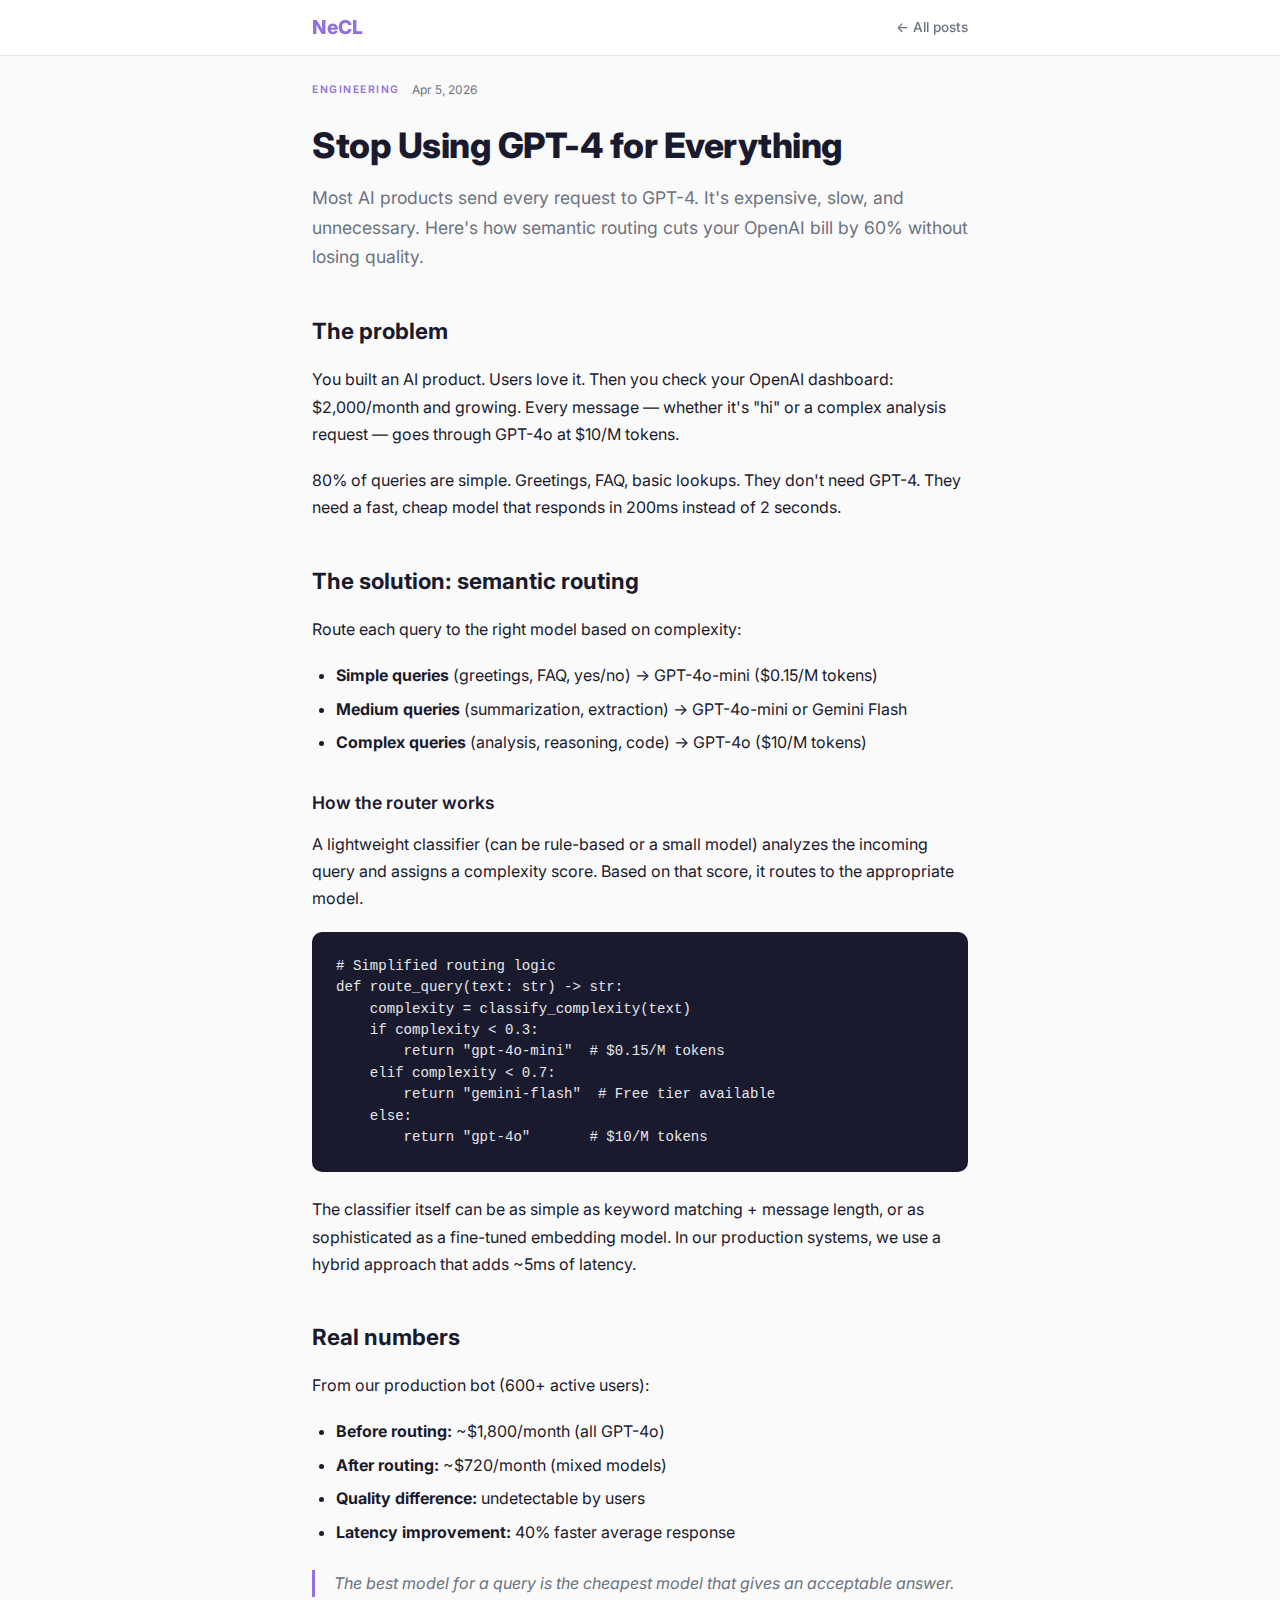
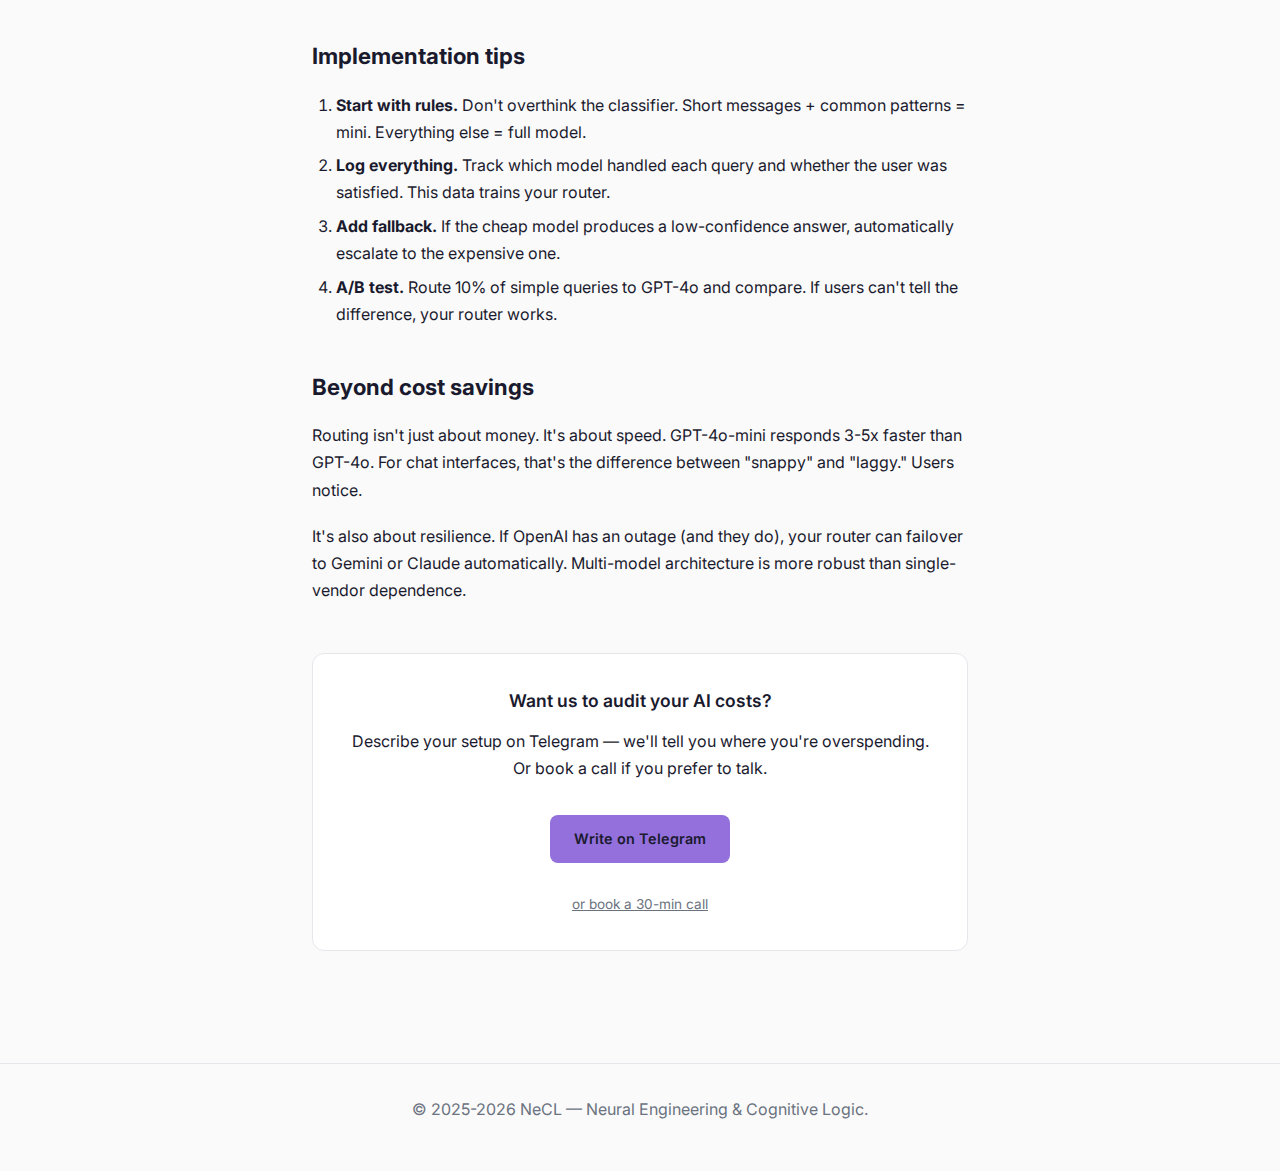
<file: blog/stop-using-gpt4-for-everything.html>
<!DOCTYPE html>
<html lang="en">
<head>
    <meta charset="UTF-8">
    <meta name="viewport" content="width=device-width, initial-scale=1.0">
    <script async src="https://www.googletagmanager.com/gtag/js?id=G-4Q812K633T"></script>
    <script>window.dataLayer=window.dataLayer||[];function gtag(){dataLayer.push(arguments);}gtag('js',new Date());gtag('config','G-4Q812K633T');</script>
    <title>Stop Using GPT-4 for Everything | NeCL Blog</title>
    <meta name="description" content="How semantic routing cuts your OpenAI bill by 60% without losing quality. The exact pipeline we use in production at NeCL.">
    <link rel="canonical" href="https://neclco.com/blog/stop-using-gpt4-for-everything.html">
    <link rel="icon" type="image/png" sizes="32x32" href="../assets/images/favicon-32.png?v=2">
    <link rel="icon" type="image/png" sizes="16x16" href="../assets/images/favicon-16.png?v=2">
    <link rel="apple-touch-icon" sizes="180x180" href="../assets/images/apple-touch-icon.png?v=2">
    <link rel="icon" type="image/png" href="../assets/images/favicon.png?v=2">
    <link href="https://fonts.googleapis.com/css2?family=Inter:wght@300;400;500;600;700;800&display=swap" rel="stylesheet">
    <style>
        *, *::before, *::after { margin: 0; padding: 0; box-sizing: border-box; }
        :root { --accent: #9370DB; --bg: #fafafa; --surface: #fff; --text: #1a1a2e; --text-dim: #6b7280; --border: #e5e7eb; }
        body { font-family: 'Inter', sans-serif; background: var(--bg); color: var(--text); min-height: 100vh; display: flex; flex-direction: column; -webkit-font-smoothing: antialiased; line-height: 1.7; }
        .nav { position: fixed; top: 0; left: 0; right: 0; z-index: 100; background: rgba(255,255,255,0.9); backdrop-filter: blur(12px); border-bottom: 1px solid var(--border); }
        .nav-inner { max-width: 720px; margin: 0 auto; display: flex; align-items: center; justify-content: space-between; padding: 0.7rem 2rem; }
        .nav-logo { font-size: 1.2rem; font-weight: 800; color: var(--accent); text-decoration: none; }
        .nav-back { color: var(--text-dim); text-decoration: none; font-size: 0.85rem; font-weight: 500; }
        .nav-back:hover { color: var(--text); }
        article { flex: 1; max-width: 720px; margin: 0 auto; padding: 5rem 2rem 4rem; width: 100%; }
        .post-meta { display: flex; gap: 0.8rem; align-items: center; margin-bottom: 1.5rem; }
        .post-tag { font-size: 0.65rem; text-transform: uppercase; letter-spacing: 1.5px; color: var(--accent); font-weight: 600; }
        .post-date { font-size: 0.75rem; color: var(--text-dim); }
        h1 { font-size: 2.2rem; font-weight: 800; letter-spacing: -0.5px; margin-bottom: 1rem; line-height: 1.2; }
        .lead { font-size: 1.1rem; color: var(--text-dim); margin-bottom: 2.5rem; line-height: 1.7; }
        h2 { font-size: 1.4rem; font-weight: 700; margin: 2.5rem 0 1rem; }
        h3 { font-size: 1.1rem; font-weight: 600; margin: 2rem 0 0.8rem; }
        p { margin-bottom: 1.2rem; font-size: 1rem; }
        ul, ol { margin: 0 0 1.2rem 1.5rem; }
        li { margin-bottom: 0.4rem; font-size: 1rem; }
        code { background: #f3f4f6; padding: 0.15rem 0.4rem; border-radius: 4px; font-size: 0.88rem; }
        pre { background: #1a1a2e; color: #e5e7eb; padding: 1.5rem; border-radius: 10px; overflow-x: auto; margin-bottom: 1.5rem; font-size: 0.85rem; line-height: 1.5; }
        pre code { background: none; padding: 0; color: inherit; }
        blockquote { border-left: 3px solid var(--accent); padding-left: 1.2rem; margin: 1.5rem 0; color: var(--text-dim); font-style: italic; }
        .cta-box { background: var(--surface); border: 1px solid var(--border); border-radius: 12px; padding: 2rem; margin: 3rem 0; text-align: center; }
        .cta-box h3 { margin-top: 0; }
        .cta-box .btn { display: inline-block; padding: 0.75rem 1.5rem; background: var(--accent); color: #1a1a2e; border-radius: 8px; text-decoration: none; font-weight: 600; font-size: 0.9rem; margin-top: 0.8rem; }
        .footer { text-align: center; padding: 2rem; font-size: 0.72rem; color: var(--text-dim); border-top: 1px solid var(--border); margin-top: auto; }
        @media (max-width: 768px) {
            article { padding: 4rem 1.2rem 3rem; }
            h1 { font-size: 1.7rem; }
        }
    </style>
</head>
<body>
    <nav class="nav">
        <div class="nav-inner">
            <a href="../" class="nav-logo">NeCL</a>
            <a href="./" class="nav-back">&larr; All posts</a>
        </div>
    </nav>

    <article>
        <div class="post-meta">
            <span class="post-tag">Engineering</span>
            <span class="post-date">Apr 5, 2026</span>
        </div>

        <h1>Stop Using GPT-4 for Everything</h1>
        <p class="lead">Most AI products send every request to GPT-4. It's expensive, slow, and unnecessary. Here's how semantic routing cuts your OpenAI bill by 60% without losing quality.</p>

        <h2>The problem</h2>
        <p>You built an AI product. Users love it. Then you check your OpenAI dashboard: $2,000/month and growing. Every message — whether it's "hi" or a complex analysis request — goes through GPT-4o at $10/M tokens.</p>
        <p>80% of queries are simple. Greetings, FAQ, basic lookups. They don't need GPT-4. They need a fast, cheap model that responds in 200ms instead of 2 seconds.</p>

        <h2>The solution: semantic routing</h2>
        <p>Route each query to the right model based on complexity:</p>
        <ul>
            <li><strong>Simple queries</strong> (greetings, FAQ, yes/no) → GPT-4o-mini ($0.15/M tokens)</li>
            <li><strong>Medium queries</strong> (summarization, extraction) → GPT-4o-mini or Gemini Flash</li>
            <li><strong>Complex queries</strong> (analysis, reasoning, code) → GPT-4o ($10/M tokens)</li>
        </ul>

        <h3>How the router works</h3>
        <p>A lightweight classifier (can be rule-based or a small model) analyzes the incoming query and assigns a complexity score. Based on that score, it routes to the appropriate model.</p>

        <pre><code># Simplified routing logic
def route_query(text: str) -> str:
    complexity = classify_complexity(text)
    if complexity < 0.3:
        return "gpt-4o-mini"  # $0.15/M tokens
    elif complexity < 0.7:
        return "gemini-flash"  # Free tier available
    else:
        return "gpt-4o"       # $10/M tokens</code></pre>

        <p>The classifier itself can be as simple as keyword matching + message length, or as sophisticated as a fine-tuned embedding model. In our production systems, we use a hybrid approach that adds ~5ms of latency.</p>

        <h2>Real numbers</h2>
        <p>From our production bot (600+ active users):</p>
        <ul>
            <li><strong>Before routing:</strong> ~$1,800/month (all GPT-4o)</li>
            <li><strong>After routing:</strong> ~$720/month (mixed models)</li>
            <li><strong>Quality difference:</strong> undetectable by users</li>
            <li><strong>Latency improvement:</strong> 40% faster average response</li>
        </ul>

        <blockquote>The best model for a query is the cheapest model that gives an acceptable answer.</blockquote>

        <h2>Implementation tips</h2>
        <ol>
            <li><strong>Start with rules.</strong> Don't overthink the classifier. Short messages + common patterns = mini. Everything else = full model.</li>
            <li><strong>Log everything.</strong> Track which model handled each query and whether the user was satisfied. This data trains your router.</li>
            <li><strong>Add fallback.</strong> If the cheap model produces a low-confidence answer, automatically escalate to the expensive one.</li>
            <li><strong>A/B test.</strong> Route 10% of simple queries to GPT-4o and compare. If users can't tell the difference, your router works.</li>
        </ol>

        <h2>Beyond cost savings</h2>
        <p>Routing isn't just about money. It's about speed. GPT-4o-mini responds 3-5x faster than GPT-4o. For chat interfaces, that's the difference between "snappy" and "laggy." Users notice.</p>
        <p>It's also about resilience. If OpenAI has an outage (and they do), your router can failover to Gemini or Claude automatically. Multi-model architecture is more robust than single-vendor dependence.</p>

        <div class="cta-box">
            <h3>Want us to audit your AI costs?</h3>
            <p>Describe your setup on Telegram &mdash; we'll tell you where you're overspending. Or book a call if you prefer to talk.</p>
            <a href="https://t.me/adjacent_ai" class="btn" target="_blank" rel="noopener noreferrer" onclick="gtag('event','click_telegram',{location:'blog_cta',article:'stop-using-gpt4'})">Write on Telegram</a>
            <br><br>
            <a href="https://calendly.com/neclcompany/30min" style="font-size:0.85rem;color:#6b7280;text-decoration:underline;" target="_blank" rel="noopener noreferrer" onclick="gtag('event','click_calendly',{location:'blog_cta',article:'stop-using-gpt4'})">or book a 30-min call</a>
        </div>
    </article>

    <script>
    (function(){
        if (typeof gtag === 'undefined') return;
        var article = 'stop-using-gpt4';
        var milestones = [25, 50, 75, 100];
        var hit = {};
        window.addEventListener('scroll', function() {
            var h = document.documentElement, b = document.body;
            var pct = ((h.scrollTop || b.scrollTop) / ((h.scrollHeight || b.scrollHeight) - h.clientHeight)) * 100;
            for (var i = 0; i < milestones.length; i++) {
                var m = milestones[i];
                if (pct >= m && !hit[m]) {
                    hit[m] = 1;
                    gtag('event', 'scroll_depth', { percent: m, article: article });
                }
            }
        }, { passive: true });
        [30, 60, 120, 300].forEach(function(sec) {
            setTimeout(function() {
                gtag('event', 'time_on_article', { seconds: sec, article: article });
            }, sec * 1000);
        });
    })();
    </script>

    <footer class="footer">
        <p>&copy; 2025-2026 NeCL &mdash; Neural Engineering &amp; Cognitive Logic.</p>
    </footer>
</body>
</html>
</file>
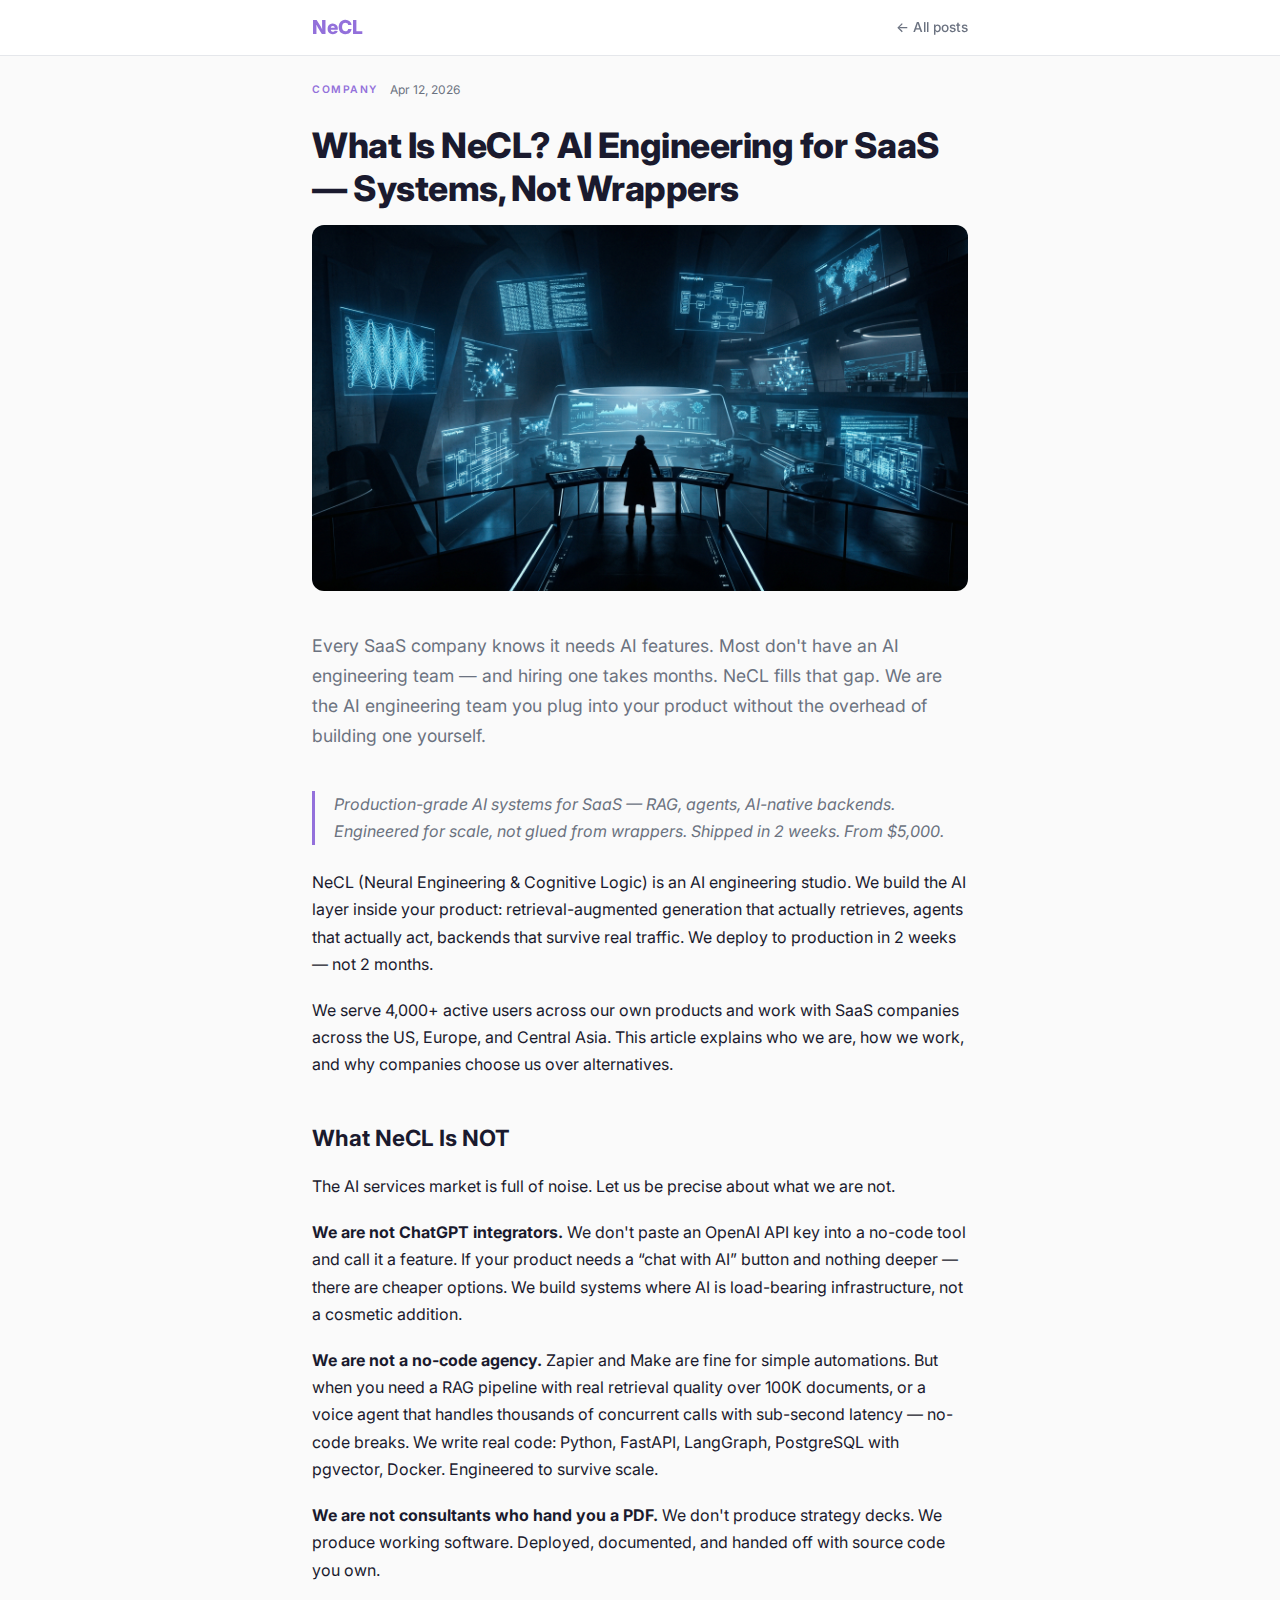
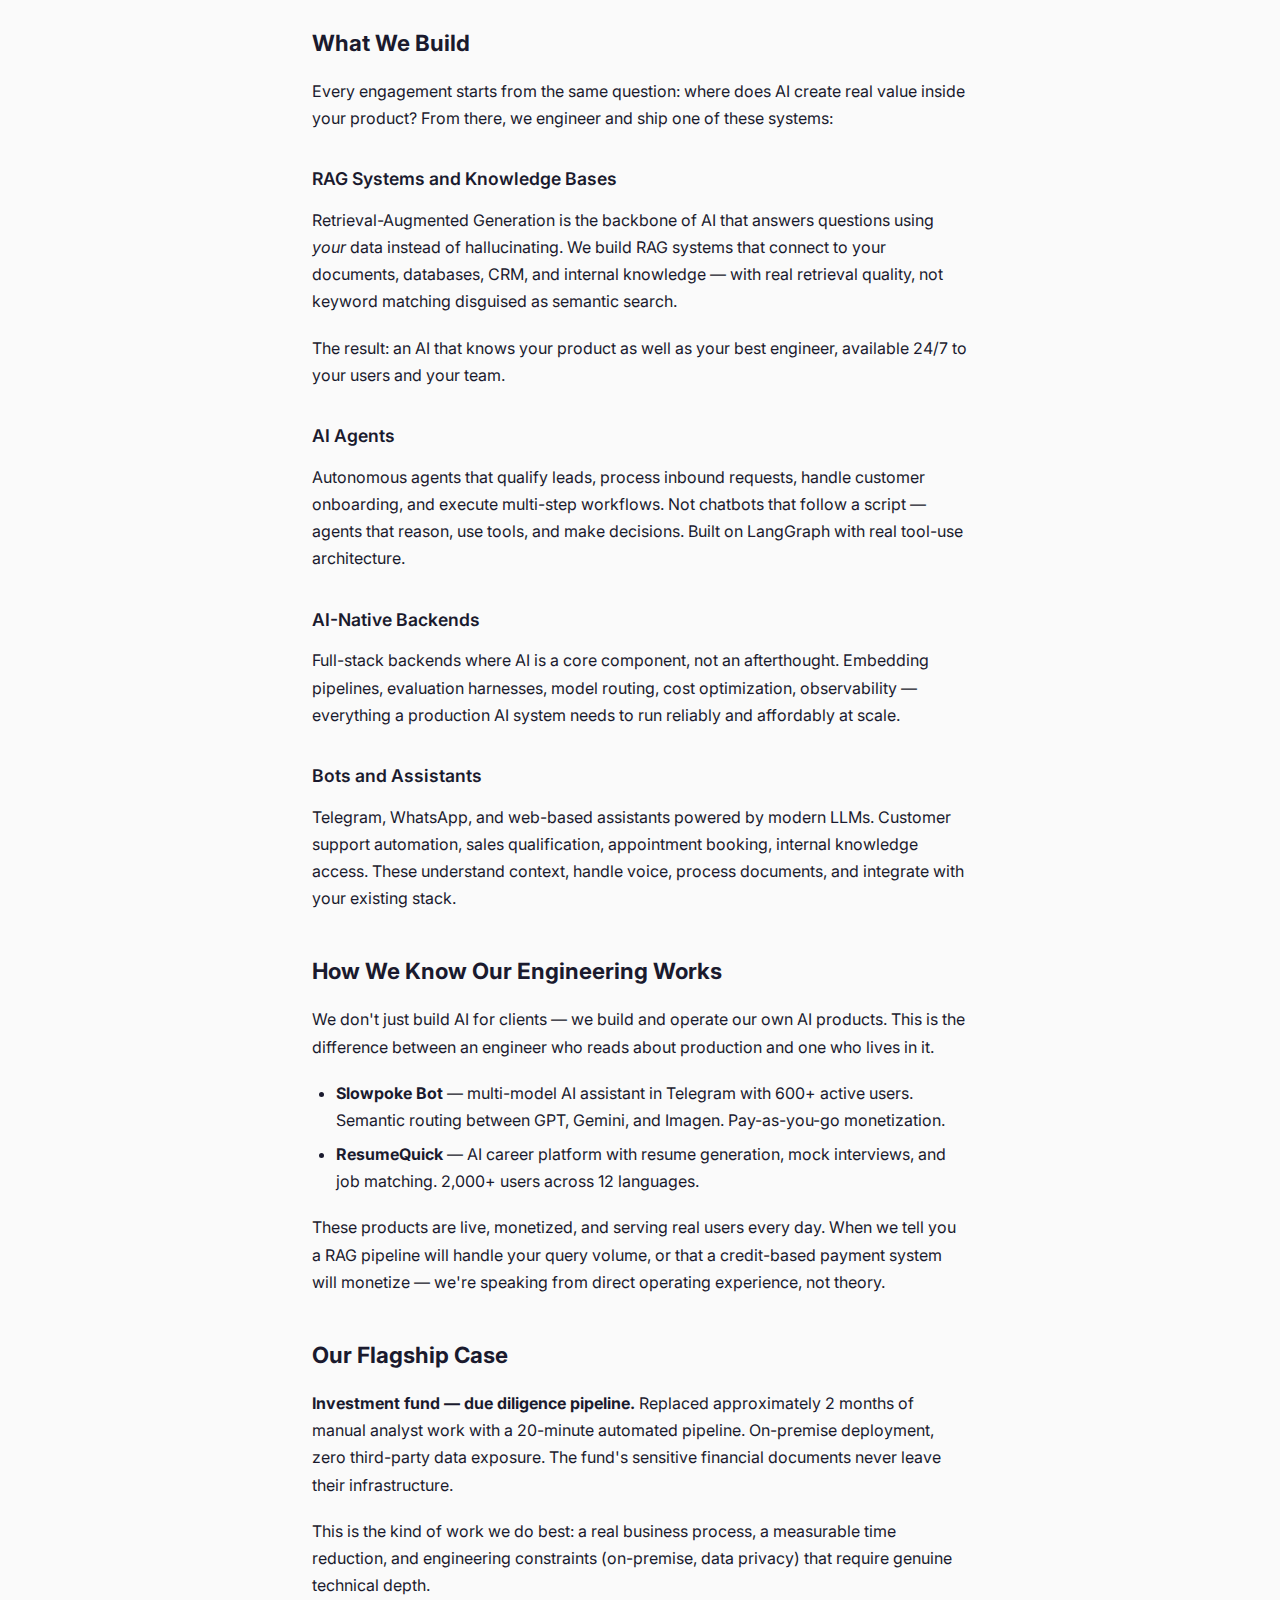
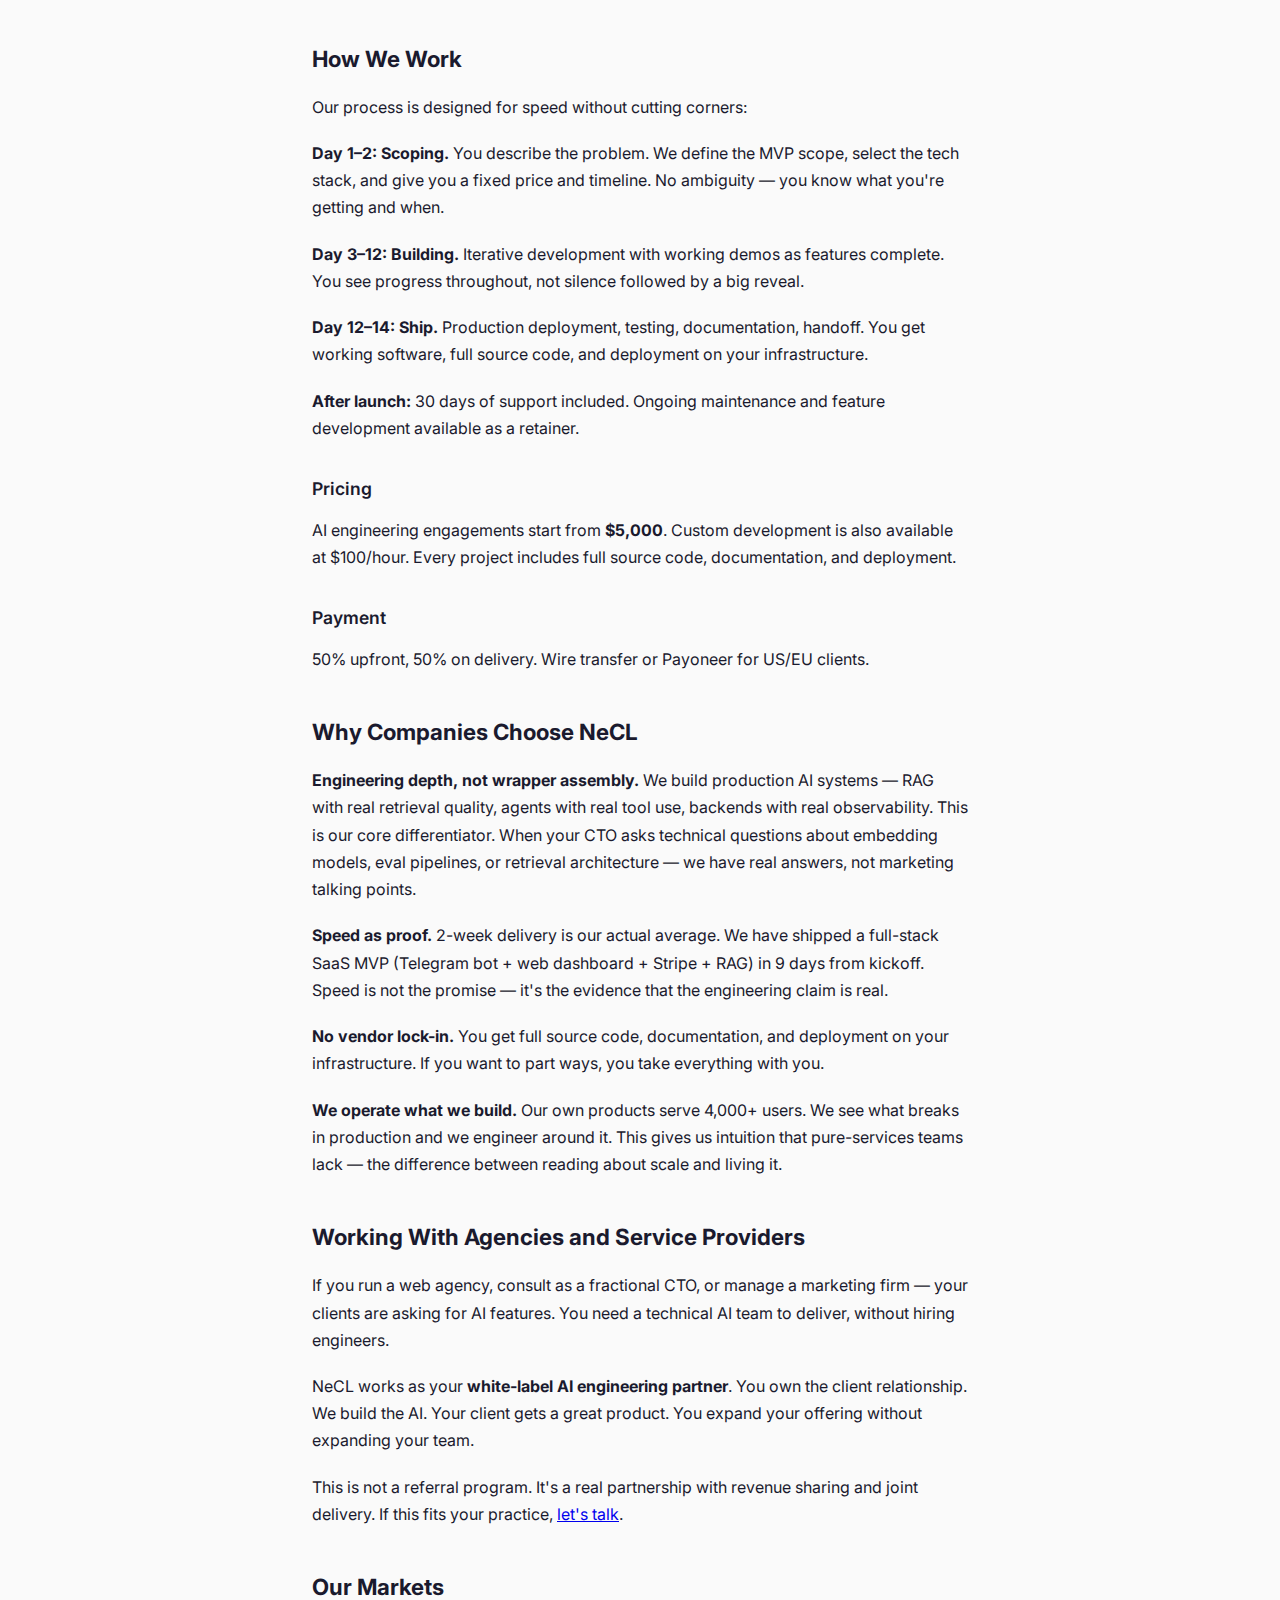
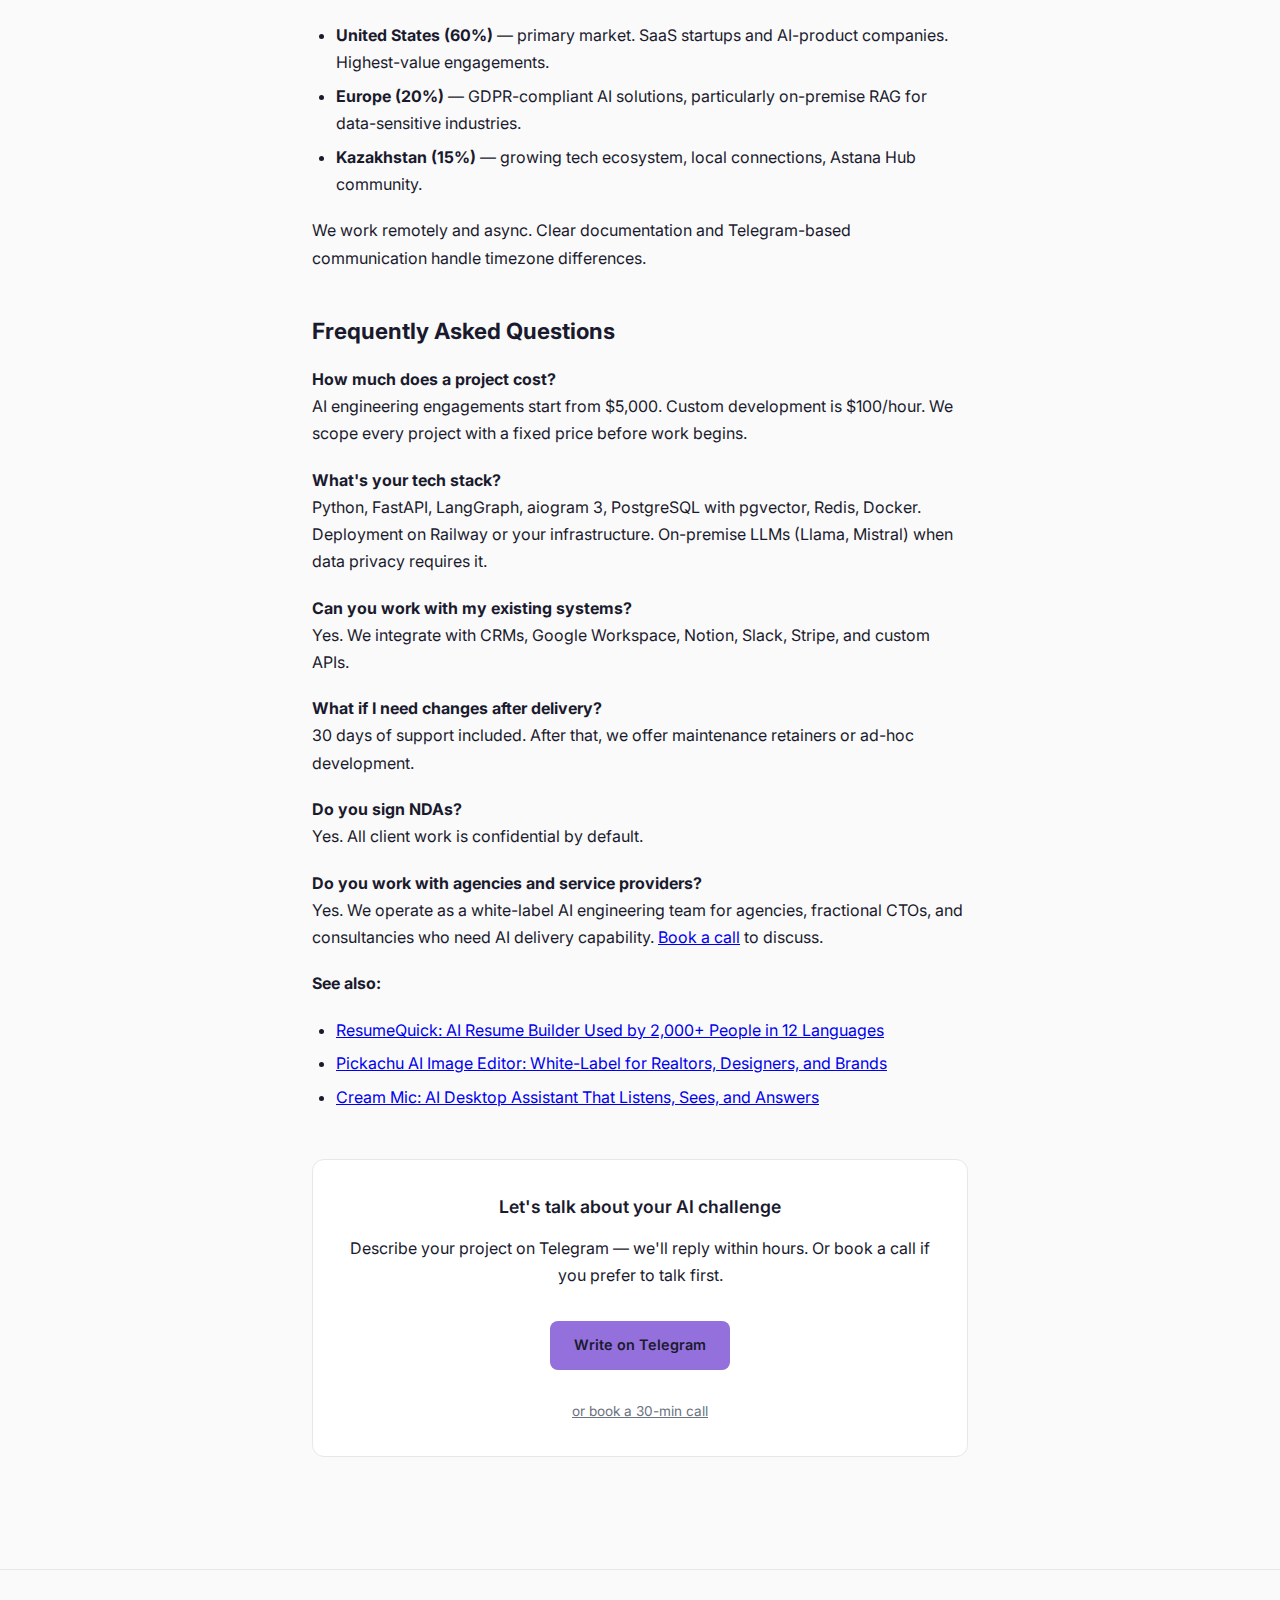
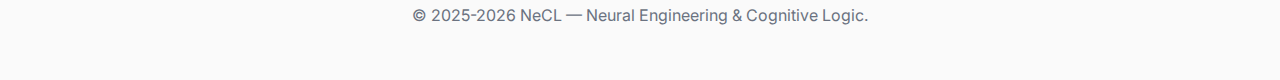
<file: blog/what-is-necl.html>
<!DOCTYPE html>
<html lang="en">
<head>
    <meta charset="UTF-8">
    <meta name="viewport" content="width=device-width, initial-scale=1.0">
    <script async src="https://www.googletagmanager.com/gtag/js?id=G-4Q812K633T"></script>
    <script>window.dataLayer=window.dataLayer||[];function gtag(){dataLayer.push(arguments);}gtag('js',new Date());gtag('config','G-4Q812K633T');</script>
    <title>What Is NeCL? AI Engineering for SaaS — Systems, Not Wrappers | NeCL Blog</title>
    <meta name="description" content="NeCL is an AI engineering studio that builds production-grade RAG, agents, and AI-native backends for SaaS companies. Engineered for scale, shipped in 2 weeks. From $5,000.">
    <link rel="canonical" href="https://neclco.com/blog/what-is-necl.html">
    <link rel="icon" type="image/png" href="../assets/images/favicon.png">

    <!-- Open Graph -->
    <meta property="og:title" content="What Is NeCL? AI Engineering for SaaS — Systems, Not Wrappers">
    <meta property="og:description" content="Production-grade AI systems for SaaS — RAG, agents, AI-native backends. Engineered for scale, not glued from wrappers.">
    <meta property="og:type" content="article">
    <meta property="og:url" content="https://neclco.com/blog/what-is-necl.html">
    <meta property="og:image" content="../assets/images/blog/what-is-necl-og.png">

    <!-- Twitter Card -->
    <meta name="twitter:card" content="summary_large_image">
    <meta name="twitter:title" content="What Is NeCL? AI Engineering for SaaS — Systems, Not Wrappers">
    <meta name="twitter:description" content="Production-grade AI systems for SaaS — RAG, agents, AI-native backends. Engineered for scale, not glued from wrappers.">
    <meta name="twitter:image" content="../assets/images/blog/what-is-necl-og.png">

    <link href="https://fonts.googleapis.com/css2?family=Inter:wght@300;400;500;600;700;800&display=swap" rel="stylesheet">
    <style>
        *, *::before, *::after { margin: 0; padding: 0; box-sizing: border-box; }
        :root { --accent: #9370DB; --bg: #fafafa; --surface: #fff; --text: #1a1a2e; --text-dim: #6b7280; --border: #e5e7eb; }
        body { font-family: 'Inter', sans-serif; background: var(--bg); color: var(--text); min-height: 100vh; display: flex; flex-direction: column; -webkit-font-smoothing: antialiased; line-height: 1.7; }
        .nav { position: fixed; top: 0; left: 0; right: 0; z-index: 100; background: rgba(255,255,255,0.9); backdrop-filter: blur(12px); border-bottom: 1px solid var(--border); }
        .nav-inner { max-width: 720px; margin: 0 auto; display: flex; align-items: center; justify-content: space-between; padding: 0.7rem 2rem; }
        .nav-logo { font-size: 1.2rem; font-weight: 800; color: var(--accent); text-decoration: none; }
        .nav-back { color: var(--text-dim); text-decoration: none; font-size: 0.85rem; font-weight: 500; }
        .nav-back:hover { color: var(--text); }
        article { flex: 1; max-width: 720px; margin: 0 auto; padding: 5rem 2rem 4rem; width: 100%; }
        .post-meta { display: flex; gap: 0.8rem; align-items: center; margin-bottom: 1.5rem; }
        .post-tag { font-size: 0.65rem; text-transform: uppercase; letter-spacing: 1.5px; color: var(--accent); font-weight: 600; }
        .post-date { font-size: 0.75rem; color: var(--text-dim); }
        h1 { font-size: 2.2rem; font-weight: 800; letter-spacing: -0.5px; margin-bottom: 1rem; line-height: 1.2; }
        .lead { font-size: 1.1rem; color: var(--text-dim); margin-bottom: 2.5rem; line-height: 1.7; }
        h2 { font-size: 1.4rem; font-weight: 700; margin: 2.5rem 0 1rem; }
        h3 { font-size: 1.1rem; font-weight: 600; margin: 2rem 0 0.8rem; }
        p { margin-bottom: 1.2rem; font-size: 1rem; }
        ul, ol { margin: 0 0 1.2rem 1.5rem; }
        li { margin-bottom: 0.4rem; font-size: 1rem; }
        code { background: #f3f4f6; padding: 0.15rem 0.4rem; border-radius: 4px; font-size: 0.88rem; }
        pre { background: #1a1a2e; color: #e5e7eb; padding: 1.5rem; border-radius: 10px; overflow-x: auto; margin-bottom: 1.5rem; font-size: 0.85rem; line-height: 1.5; }
        pre code { background: none; padding: 0; color: inherit; }
        blockquote { border-left: 3px solid var(--accent); padding-left: 1.2rem; margin: 1.5rem 0; color: var(--text-dim); font-style: italic; }
        .cta-box { background: var(--surface); border: 1px solid var(--border); border-radius: 12px; padding: 2rem; margin: 3rem 0; text-align: center; }
        .cta-box h3 { margin-top: 0; }
        .cta-box .btn { display: inline-block; padding: 0.75rem 1.5rem; background: var(--accent); color: #1a1a2e; border-radius: 8px; text-decoration: none; font-weight: 600; font-size: 0.9rem; margin-top: 0.8rem; }
        .hero-img { width: 100%; border-radius: 12px; margin-bottom: 2rem; }
        .footer { text-align: center; padding: 2rem; font-size: 0.72rem; color: var(--text-dim); border-top: 1px solid var(--border); margin-top: auto; }
        @media (max-width: 768px) {
            article { padding: 4rem 1.2rem 3rem; }
            h1 { font-size: 1.7rem; }
        }
    </style>
</head>
<body>
    <nav class="nav">
        <div class="nav-inner">
            <a href="../" class="nav-logo">NeCL</a>
            <a href="./" class="nav-back">&larr; All posts</a>
        </div>
    </nav>

    <article>
        <div class="post-meta">
            <span class="post-tag">Company</span>
            <span class="post-date">Apr 12, 2026</span>
        </div>

        <h1>What Is NeCL? AI Engineering for SaaS &mdash; Systems, Not Wrappers</h1>
        <img src="../assets/images/blog/what-is-necl-hero.png" alt="NeCL AI Engineering Studio" class="hero-img" loading="lazy">
        <p class="lead">Every SaaS company knows it needs AI features. Most don't have an AI engineering team &mdash; and hiring one takes months. NeCL fills that gap. We are the AI engineering team you plug into your product without the overhead of building one yourself.</p>

        <blockquote>Production-grade AI systems for SaaS &mdash; RAG, agents, AI-native backends. Engineered for scale, not glued from wrappers. Shipped in 2 weeks. From $5,000.</blockquote>

        <p>NeCL (Neural Engineering &amp; Cognitive Logic) is an AI engineering studio. We build the AI layer inside your product: retrieval-augmented generation that actually retrieves, agents that actually act, backends that survive real traffic. We deploy to production in 2 weeks &mdash; not 2 months.</p>
        <p>We serve 4,000+ active users across our own products and work with SaaS companies across the US, Europe, and Central Asia. This article explains who we are, how we work, and why companies choose us over alternatives.</p>

        <h2>What NeCL Is NOT</h2>
        <p>The AI services market is full of noise. Let us be precise about what we are not.</p>
        <p><strong>We are not ChatGPT integrators.</strong> We don't paste an OpenAI API key into a no-code tool and call it a feature. If your product needs a &ldquo;chat with AI&rdquo; button and nothing deeper &mdash; there are cheaper options. We build systems where AI is load-bearing infrastructure, not a cosmetic addition.</p>
        <p><strong>We are not a no-code agency.</strong> Zapier and Make are fine for simple automations. But when you need a RAG pipeline with real retrieval quality over 100K documents, or a voice agent that handles thousands of concurrent calls with sub-second latency &mdash; no-code breaks. We write real code: Python, FastAPI, LangGraph, PostgreSQL with pgvector, Docker. Engineered to survive scale.</p>
        <p><strong>We are not consultants who hand you a PDF.</strong> We don't produce strategy decks. We produce working software. Deployed, documented, and handed off with source code you own.</p>

        <h2>What We Build</h2>
        <p>Every engagement starts from the same question: where does AI create real value inside your product? From there, we engineer and ship one of these systems:</p>

        <h3>RAG Systems and Knowledge Bases</h3>
        <p>Retrieval-Augmented Generation is the backbone of AI that answers questions using <em>your</em> data instead of hallucinating. We build RAG systems that connect to your documents, databases, CRM, and internal knowledge &mdash; with real retrieval quality, not keyword matching disguised as semantic search.</p>
        <p>The result: an AI that knows your product as well as your best engineer, available 24/7 to your users and your team.</p>

        <h3>AI Agents</h3>
        <p>Autonomous agents that qualify leads, process inbound requests, handle customer onboarding, and execute multi-step workflows. Not chatbots that follow a script &mdash; agents that reason, use tools, and make decisions. Built on LangGraph with real tool-use architecture.</p>

        <h3>AI-Native Backends</h3>
        <p>Full-stack backends where AI is a core component, not an afterthought. Embedding pipelines, evaluation harnesses, model routing, cost optimization, observability &mdash; everything a production AI system needs to run reliably and affordably at scale.</p>

        <h3>Bots and Assistants</h3>
        <p>Telegram, WhatsApp, and web-based assistants powered by modern LLMs. Customer support automation, sales qualification, appointment booking, internal knowledge access. These understand context, handle voice, process documents, and integrate with your existing stack.</p>

        <h2>How We Know Our Engineering Works</h2>
        <p>We don't just build AI for clients &mdash; we build and operate our own AI products. This is the difference between an engineer who reads about production and one who lives in it.</p>
        <ul>
            <li><strong>Slowpoke Bot</strong> &mdash; multi-model AI assistant in Telegram with 600+ active users. Semantic routing between GPT, Gemini, and Imagen. Pay-as-you-go monetization.</li>
            <li><strong>ResumeQuick</strong> &mdash; AI career platform with resume generation, mock interviews, and job matching. 2,000+ users across 12 languages.</li>
        </ul>
        <p>These products are live, monetized, and serving real users every day. When we tell you a RAG pipeline will handle your query volume, or that a credit-based payment system will monetize &mdash; we're speaking from direct operating experience, not theory.</p>

        <h2>Our Flagship Case</h2>
        <p><strong>Investment fund &mdash; due diligence pipeline.</strong> Replaced approximately 2 months of manual analyst work with a 20-minute automated pipeline. On-premise deployment, zero third-party data exposure. The fund's sensitive financial documents never leave their infrastructure.</p>
        <p>This is the kind of work we do best: a real business process, a measurable time reduction, and engineering constraints (on-premise, data privacy) that require genuine technical depth.</p>

        <h2>How We Work</h2>
        <p>Our process is designed for speed without cutting corners:</p>
        <p><strong>Day 1&ndash;2: Scoping.</strong> You describe the problem. We define the MVP scope, select the tech stack, and give you a fixed price and timeline. No ambiguity &mdash; you know what you're getting and when.</p>
        <p><strong>Day 3&ndash;12: Building.</strong> Iterative development with working demos as features complete. You see progress throughout, not silence followed by a big reveal.</p>
        <p><strong>Day 12&ndash;14: Ship.</strong> Production deployment, testing, documentation, handoff. You get working software, full source code, and deployment on your infrastructure.</p>
        <p><strong>After launch:</strong> 30 days of support included. Ongoing maintenance and feature development available as a retainer.</p>

        <h3>Pricing</h3>
        <p>AI engineering engagements start from <strong>$5,000</strong>. Custom development is also available at $100/hour. Every project includes full source code, documentation, and deployment.</p>

        <h3>Payment</h3>
        <p>50% upfront, 50% on delivery. Wire transfer or Payoneer for US/EU clients.</p>

        <h2>Why Companies Choose NeCL</h2>
        <p><strong>Engineering depth, not wrapper assembly.</strong> We build production AI systems &mdash; RAG with real retrieval quality, agents with real tool use, backends with real observability. This is our core differentiator. When your CTO asks technical questions about embedding models, eval pipelines, or retrieval architecture &mdash; we have real answers, not marketing talking points.</p>
        <p><strong>Speed as proof.</strong> 2-week delivery is our actual average. We have shipped a full-stack SaaS MVP (Telegram bot + web dashboard + Stripe + RAG) in 9 days from kickoff. Speed is not the promise &mdash; it's the evidence that the engineering claim is real.</p>
        <p><strong>No vendor lock-in.</strong> You get full source code, documentation, and deployment on your infrastructure. If you want to part ways, you take everything with you.</p>
        <p><strong>We operate what we build.</strong> Our own products serve 4,000+ users. We see what breaks in production and we engineer around it. This gives us intuition that pure-services teams lack &mdash; the difference between reading about scale and living it.</p>

        <h2>Working With Agencies and Service Providers</h2>
        <p>If you run a web agency, consult as a fractional CTO, or manage a marketing firm &mdash; your clients are asking for AI features. You need a technical AI team to deliver, without hiring engineers.</p>
        <p>NeCL works as your <strong>white-label AI engineering partner</strong>. You own the client relationship. We build the AI. Your client gets a great product. You expand your offering without expanding your team.</p>
        <p>This is not a referral program. It's a real partnership with revenue sharing and joint delivery. If this fits your practice, <a href="https://calendly.com/neclcompany/30min">let's talk</a>.</p>

        <h2>Our Markets</h2>
        <ul>
            <li><strong>United States (60%)</strong> &mdash; primary market. SaaS startups and AI-product companies. Highest-value engagements.</li>
            <li><strong>Europe (20%)</strong> &mdash; GDPR-compliant AI solutions, particularly on-premise RAG for data-sensitive industries.</li>
            <li><strong>Kazakhstan (15%)</strong> &mdash; growing tech ecosystem, local connections, Astana Hub community.</li>
        </ul>
        <p>We work remotely and async. Clear documentation and Telegram-based communication handle timezone differences.</p>

        <h2>Frequently Asked Questions</h2>
        <p><strong>How much does a project cost?</strong><br>AI engineering engagements start from $5,000. Custom development is $100/hour. We scope every project with a fixed price before work begins.</p>
        <p><strong>What's your tech stack?</strong><br>Python, FastAPI, LangGraph, aiogram 3, PostgreSQL with pgvector, Redis, Docker. Deployment on Railway or your infrastructure. On-premise LLMs (Llama, Mistral) when data privacy requires it.</p>
        <p><strong>Can you work with my existing systems?</strong><br>Yes. We integrate with CRMs, Google Workspace, Notion, Slack, Stripe, and custom APIs.</p>
        <p><strong>What if I need changes after delivery?</strong><br>30 days of support included. After that, we offer maintenance retainers or ad-hoc development.</p>
        <p><strong>Do you sign NDAs?</strong><br>Yes. All client work is confidential by default.</p>
        <p><strong>Do you work with agencies and service providers?</strong><br>Yes. We operate as a white-label AI engineering team for agencies, fractional CTOs, and consultancies who need AI delivery capability. <a href="https://calendly.com/neclcompany/30min">Book a call</a> to discuss.</p>

        <p><strong>See also:</strong></p>
        <ul>
            <li><a href="resumequick-ai-resume-builder.html">ResumeQuick: AI Resume Builder Used by 2,000+ People in 12 Languages</a></li>
            <li><a href="pickachu-bot-ai-image-editor.html">Pickachu AI Image Editor: White-Label for Realtors, Designers, and Brands</a></li>
            <li><a href="cream-mic-ai-desktop-assistant.html">Cream Mic: AI Desktop Assistant That Listens, Sees, and Answers</a></li>
        </ul>

        <div class="cta-box">
            <h3>Let's talk about your AI challenge</h3>
            <p>Describe your project on Telegram — we'll reply within hours. Or book a call if you prefer to talk first.</p>
            <a href="https://t.me/adjacent_ai" class="btn" target="_blank" rel="noopener noreferrer">Write on Telegram</a>
            <br><br>
            <a href="https://calendly.com/neclcompany/30min" style="font-size:0.85rem;color:#6b7280;text-decoration:underline;" target="_blank" rel="noopener noreferrer">or book a 30-min call</a>
        </div>
    </article>

    <footer class="footer">
        <p>&copy; 2025-2026 NeCL &mdash; Neural Engineering &amp; Cognitive Logic.</p>
    </footer>
</body>
</html>
</file>
